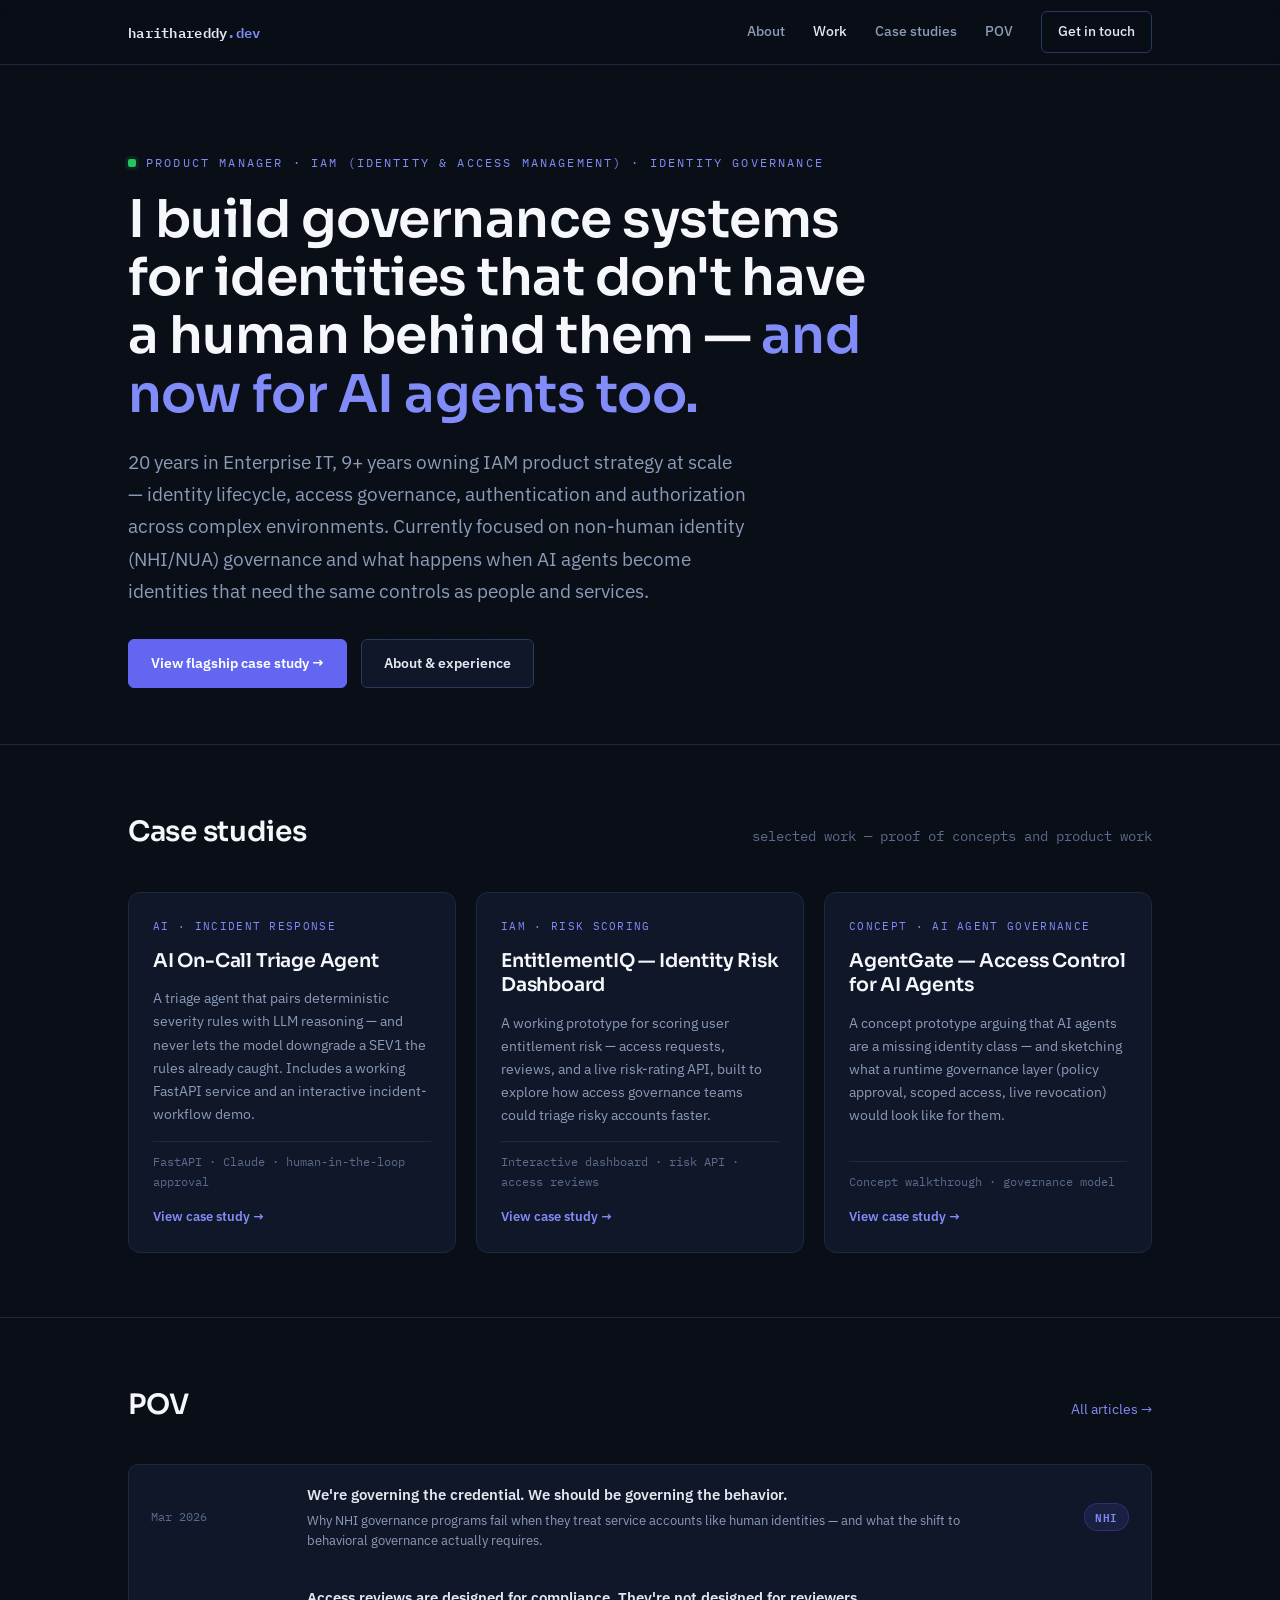
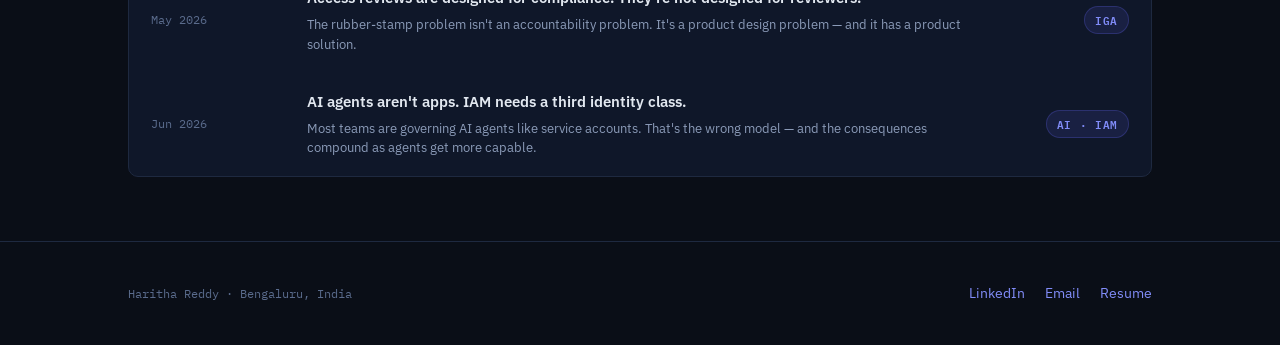
<file: index.html>
<!DOCTYPE html>
<html lang="en">
<head>
<meta charset="UTF-8" />
<meta name="viewport" content="width=device-width, initial-scale=1.0" />
<title>Haritha Reddy — Product Manager, IAM (Identity & Access Management) and Identity Governance</title>
<link rel="preconnect" href="https://fonts.googleapis.com">
<link rel="preconnect" href="https://fonts.gstatic.com" crossorigin>
<link href="https://fonts.googleapis.com/css2?family=Sora:wght@500;600;700&family=IBM+Plex+Sans:wght@400;500;600&family=IBM+Plex+Mono:wght@400;500;600&display=swap" rel="stylesheet">
<link rel="stylesheet" href="styles.css">
</head>
<body>

<header class="site-nav">
  <div class="wrap">
    <div class="brand">harithareddy<span>.dev</span></div>
    <nav>
      <a href="about.html">About</a>
      <a href="index.html" class="current">Work</a>
      <a href="case-oncall.html">Case studies</a>
      <a href="blog.html">POV</a>
      <a href="mailto:harithareddy.c@gmail.com" class="cta">Get in touch</a>
    </nav>
  </div>
</header>

<section class="hero">
  <div class="wrap">
    <div class="eyebrow"> Product Manager · IAM (Identity & Access Management) · Identity Governance</div>
    <h1>I build governance systems for identities that don't have a human behind them — <span class="accent">and now for AI agents too.</span></h1>
    <p class="lede">
      20 years in Enterprise IT, 9+ years owning IAM product strategy at scale — identity lifecycle, access governance,
      authentication and authorization across complex environments. Currently focused on non-human identity (NHI/NUA)
      governance and what happens when AI agents become identities that need the same controls as people and services.
    </p>
    <div class="actions">
      <a href="case-oncall.html" class="btn primary">View flagship case study →</a>
      <a href="about.html" class="btn">About & experience</a>
    </div>
  </div>
</section>



<section class="section">
  <div class="wrap">
    <div class="section-head">
      <h2>Case studies</h2>
      <div class="section-note">selected work — proof of concepts and product work</div>
    </div>
    <div class="case-grid">

      <a href="case-oncall.html" class="case-card" style="text-decoration:none; color:inherit;">
        <div class="tag">AI · Incident Response</div>
        <h3>AI On-Call Triage Agent</h3>
        <p>A triage agent that pairs deterministic severity rules with LLM reasoning — and never lets the model downgrade
        a SEV1 the rules already caught. Includes a working FastAPI service and an interactive incident-workflow demo.</p>
        <div class="meta">FastAPI · Claude · human-in-the-loop approval</div>
        <div class="go">View case study →</div>
      </a>

      <a href="case-entitlementiq.html" class="case-card" style="text-decoration:none; color:inherit;">
        <div class="tag">IAM · Risk Scoring</div>
        <h3>EntitlementIQ — Identity Risk Dashboard</h3>
        <p>A working prototype for scoring user entitlement risk — access requests, reviews, and a live risk-rating API,
        built to explore how access governance teams could triage risky accounts faster.</p>
        <div class="meta">Interactive dashboard · risk API · access reviews</div>
        <div class="go">View case study →</div>
      </a>

      <a href="case-agentgate.html" class="case-card" style="text-decoration:none; color:inherit;">
        <div class="tag">Concept · AI Agent Governance</div>
        <h3>AgentGate — Access Control for AI Agents</h3>
        <p>A concept prototype arguing that AI agents are a missing identity class — and sketching what a runtime
        governance layer (policy approval, scoped access, live revocation) would look like for them.</p>
        <div class="meta">Concept walkthrough · governance model</div>
        <div class="go">View case study →</div>
      </a>

    </div>
  </div>
</section>

<section class="section">
  <div class="wrap">
    <div class="section-head">
      <h2>POV</h2>
      <a href="blog.html" style="font-size:14px; color:var(--accent-bright);">All articles →</a>
    </div>
    <div class="ledger">
      <a href="post-nhi.html" style="text-decoration:none; color:inherit;">
        <div class="ledger-row">
          <div class="ledger-time">Mar 2026</div>
          <div class="ledger-main">
            <div class="title">We're governing the credential. We should be governing the behavior.</div>
            <div class="desc">Why NHI governance programs fail when they treat service accounts like human identities — and what the shift to behavioral governance actually requires.</div>
          </div>
          <div class="ledger-status"><span class="status-pill concept">NHI</span></div>
        </div>
      </a>
      <a href="post-access-reviews.html" style="text-decoration:none; color:inherit;">
        <div class="ledger-row">
          <div class="ledger-time">May 2026</div>
          <div class="ledger-main">
            <div class="title">Access reviews are designed for compliance. They're not designed for reviewers.</div>
            <div class="desc">The rubber-stamp problem isn't an accountability problem. It's a product design problem — and it has a product solution.</div>
          </div>
          <div class="ledger-status"><span class="status-pill concept">IGA</span></div>
        </div>
      </a>
      <a href="post-ai-agents.html" style="text-decoration:none; color:inherit;">
        <div class="ledger-row">
          <div class="ledger-time">Jun 2026</div>
          <div class="ledger-main">
            <div class="title">AI agents aren't apps. IAM needs a third identity class.</div>
            <div class="desc">Most teams are governing AI agents like service accounts. That's the wrong model — and the consequences compound as agents get more capable.</div>
          </div>
          <div class="ledger-status"><span class="status-pill concept">AI · IAM</span></div>
        </div>
      </a>
    </div>
  </div>
</section>

<footer class="site-footer">
  <div class="wrap">
    <div class="copy">Haritha Reddy · Bengaluru, India</div>
    <div class="links">
      <a href="https://www.linkedin.com/in/haritha-reddy-chavva" target="_blank" rel="noopener">LinkedIn</a>
      <a href="mailto:harithareddy.c@gmail.com">Email</a>
      <a href="about.html">Resume</a>
    </div>
  </div>
</footer>

</body>
</html>
</file>
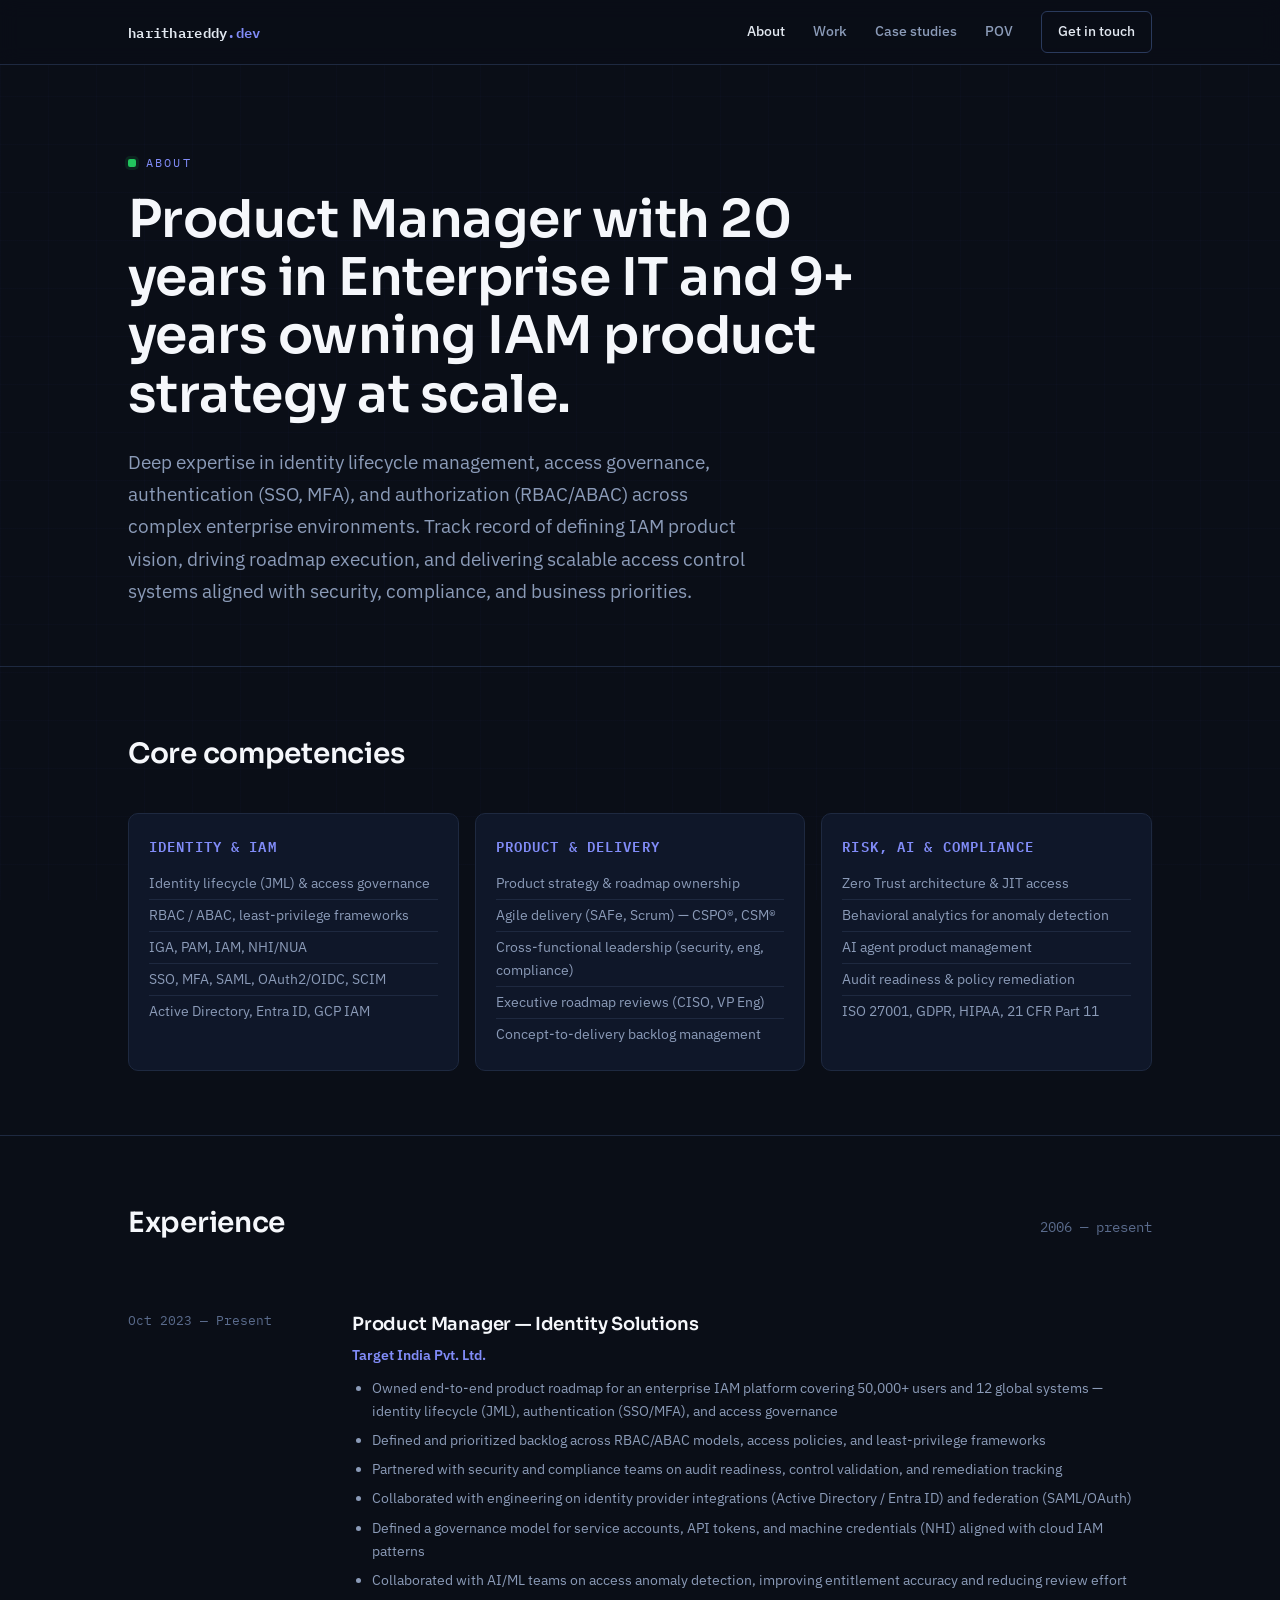
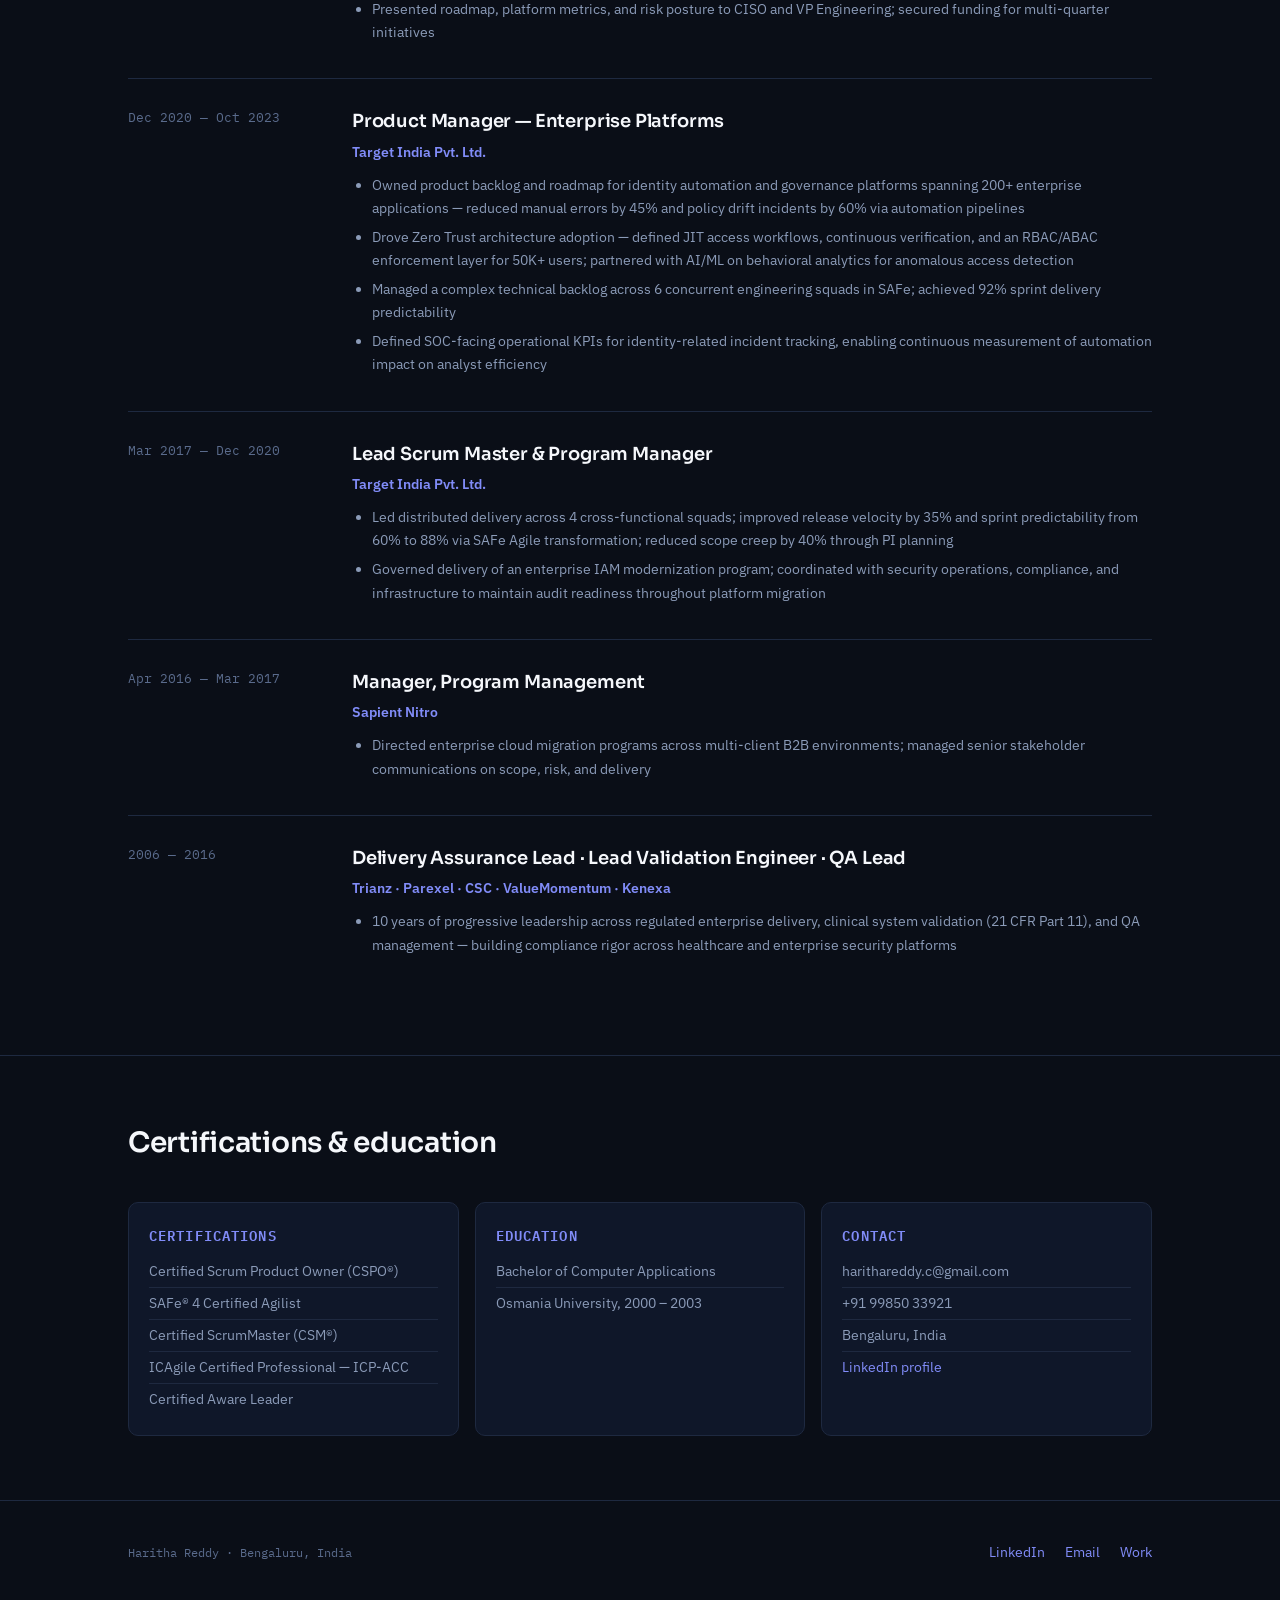
<file: about.html>
<!DOCTYPE html>
<html lang="en">
<head>
<meta charset="UTF-8" />
<meta name="viewport" content="width=device-width, initial-scale=1.0" />
<title>About — Haritha Reddy</title>
<link rel="preconnect" href="https://fonts.googleapis.com">
<link rel="preconnect" href="https://fonts.gstatic.com" crossorigin>
<link href="https://fonts.googleapis.com/css2?family=Sora:wght@500;600;700&family=IBM+Plex+Sans:wght@400;500;600&family=IBM+Plex+Mono:wght@400;500;600&display=swap" rel="stylesheet">
<link rel="stylesheet" href="styles.css">
</head>
<body>

<header class="site-nav">
  <div class="wrap">
    <div class="brand">harithareddy<span>.dev</span></div>
    <nav>
      <a href="about.html" class="current">About</a>
      <a href="index.html">Work</a>
      <a href="case-oncall.html">Case studies</a>
      <a href="blog.html">POV</a>
      <a href="mailto:harithareddy.c@gmail.com" class="cta">Get in touch</a>
    </nav>
  </div>
</header>

<section class="hero" style="padding-bottom: 40px;">
  <div class="wrap">
    <div class="eyebrow">About</div>
    <h1>Product Manager with 20 years in Enterprise IT and 9+ years owning IAM product strategy at scale.</h1>
    <p class="lede">
      Deep expertise in identity lifecycle management, access governance, authentication (SSO, MFA), and authorization
      (RBAC/ABAC) across complex enterprise environments. Track record of defining IAM product vision, driving roadmap
      execution, and delivering scalable access control systems aligned with security, compliance, and business priorities.
    </p>
  </div>
</section>

<section class="section">
  <div class="wrap">
    <div class="section-head">
      <h2>Core competencies</h2>
    </div>
    <div class="comp-grid">
      <div class="comp-card">
        <h4>Identity & IAM</h4>
        <ul>
          <li>Identity lifecycle (JML) & access governance</li>
          <li>RBAC / ABAC, least-privilege frameworks</li>
          <li>IGA, PAM, IAM, NHI/NUA</li>
          <li>SSO, MFA, SAML, OAuth2/OIDC, SCIM</li>
          <li>Active Directory, Entra ID, GCP IAM</li>
        </ul>
      </div>
      <div class="comp-card">
        <h4>Product & delivery</h4>
        <ul>
          <li>Product strategy & roadmap ownership</li>
          <li>Agile delivery (SAFe, Scrum) — CSPO®, CSM®</li>
          <li>Cross-functional leadership (security, eng, compliance)</li>
          <li>Executive roadmap reviews (CISO, VP Eng)</li>
          <li>Concept-to-delivery backlog management</li>
        </ul>
      </div>
      <div class="comp-card">
        <h4>Risk, AI & compliance</h4>
        <ul>
          <li>Zero Trust architecture & JIT access</li>
          <li>Behavioral analytics for anomaly detection</li>
          <li>AI agent product management</li>
          <li>Audit readiness & policy remediation</li>
          <li>ISO 27001, GDPR, HIPAA, 21 CFR Part 11</li>
        </ul>
      </div>
    </div>
  </div>
</section>

<section class="section">
  <div class="wrap">
    <div class="section-head">
      <h2>Experience</h2>
      <div class="section-note">2006 — present</div>
    </div>

    <div class="timeline-item">
      <div class="when">Oct 2023 — Present</div>
      <div>
        <h3>Product Manager — Identity Solutions</h3>
        <div class="org">Target India Pvt. Ltd.</div>
        <ul>
          <li>Owned end-to-end product roadmap for an enterprise IAM platform covering 50,000+ users and 12 global systems — identity lifecycle (JML), authentication (SSO/MFA), and access governance</li>
          <li>Defined and prioritized backlog across RBAC/ABAC models, access policies, and least-privilege frameworks</li>
          <li>Partnered with security and compliance teams on audit readiness, control validation, and remediation tracking</li>
          <li>Collaborated with engineering on identity provider integrations (Active Directory / Entra ID) and federation (SAML/OAuth)</li>
          <li>Defined a governance model for service accounts, API tokens, and machine credentials (NHI) aligned with cloud IAM patterns</li>
          <li>Collaborated with AI/ML teams on access anomaly detection, improving entitlement accuracy and reducing review effort</li>
          <li>Presented roadmap, platform metrics, and risk posture to CISO and VP Engineering; secured funding for multi-quarter initiatives</li>
        </ul>
      </div>
    </div>

    <div class="timeline-item">
      <div class="when">Dec 2020 — Oct 2023</div>
      <div>
        <h3>Product Manager — Enterprise Platforms</h3>
        <div class="org">Target India Pvt. Ltd.</div>
        <ul>
          <li>Owned product backlog and roadmap for identity automation and governance platforms spanning 200+ enterprise applications — reduced manual errors by 45% and policy drift incidents by 60% via automation pipelines</li>
          <li>Drove Zero Trust architecture adoption — defined JIT access workflows, continuous verification, and an RBAC/ABAC enforcement layer for 50K+ users; partnered with AI/ML on behavioral analytics for anomalous access detection</li>
          <li>Managed a complex technical backlog across 6 concurrent engineering squads in SAFe; achieved 92% sprint delivery predictability</li>
          <li>Defined SOC-facing operational KPIs for identity-related incident tracking, enabling continuous measurement of automation impact on analyst efficiency</li>
        </ul>
      </div>
    </div>

    <div class="timeline-item">
      <div class="when">Mar 2017 — Dec 2020</div>
      <div>
        <h3>Lead Scrum Master & Program Manager</h3>
        <div class="org">Target India Pvt. Ltd.</div>
        <ul>
          <li>Led distributed delivery across 4 cross-functional squads; improved release velocity by 35% and sprint predictability from 60% to 88% via SAFe Agile transformation; reduced scope creep by 40% through PI planning</li>
          <li>Governed delivery of an enterprise IAM modernization program; coordinated with security operations, compliance, and infrastructure to maintain audit readiness throughout platform migration</li>
        </ul>
      </div>
    </div>

    <div class="timeline-item">
      <div class="when">Apr 2016 — Mar 2017</div>
      <div>
        <h3>Manager, Program Management</h3>
        <div class="org">Sapient Nitro</div>
        <ul>
          <li>Directed enterprise cloud migration programs across multi-client B2B environments; managed senior stakeholder communications on scope, risk, and delivery</li>
        </ul>
      </div>
    </div>

    <div class="timeline-item">
      <div class="when">2006 — 2016</div>
      <div>
        <h3>Delivery Assurance Lead · Lead Validation Engineer · QA Lead</h3>
        <div class="org">Trianz · Parexel · CSC · ValueMomentum · Kenexa</div>
        <ul>
          <li>10 years of progressive leadership across regulated enterprise delivery, clinical system validation (21 CFR Part 11), and QA management — building compliance rigor across healthcare and enterprise security platforms</li>
        </ul>
      </div>
    </div>

  </div>
</section>

<section class="section">
  <div class="wrap">
    <div class="section-head">
      <h2>Certifications & education</h2>
    </div>
    <div class="comp-grid">
      <div class="comp-card">
        <h4>Certifications</h4>
        <ul>
          <li>Certified Scrum Product Owner (CSPO®)</li>
          <li>SAFe® 4 Certified Agilist</li>
          <li>Certified ScrumMaster (CSM®)</li>
          <li>ICAgile Certified Professional — ICP-ACC</li>
          <li>Certified Aware Leader</li>
        </ul>
      </div>
      <div class="comp-card">
        <h4>Education</h4>
        <ul>
          <li>Bachelor of Computer Applications</li>
          <li>Osmania University, 2000 – 2003</li>
        </ul>
      </div>
      <div class="comp-card">
        <h4>Contact</h4>
        <ul>
          <li>harithareddy.c@gmail.com</li>
          <li>+91 99850 33921</li>
          <li>Bengaluru, India</li>
          <li><a href="https://www.linkedin.com/in/haritha-reddy-chavva" target="_blank" rel="noopener">LinkedIn profile</a></li>
        </ul>
      </div>
    </div>
  </div>
</section>

<footer class="site-footer">
  <div class="wrap">
    <div class="copy">Haritha Reddy · Bengaluru, India</div>
    <div class="links">
      <a href="https://www.linkedin.com/in/haritha-reddy-chavva" target="_blank" rel="noopener">LinkedIn</a>
      <a href="mailto:harithareddy.c@gmail.com">Email</a>
      <a href="index.html">Work</a>
    </div>
  </div>
</footer>

</body>
</html>
</file>
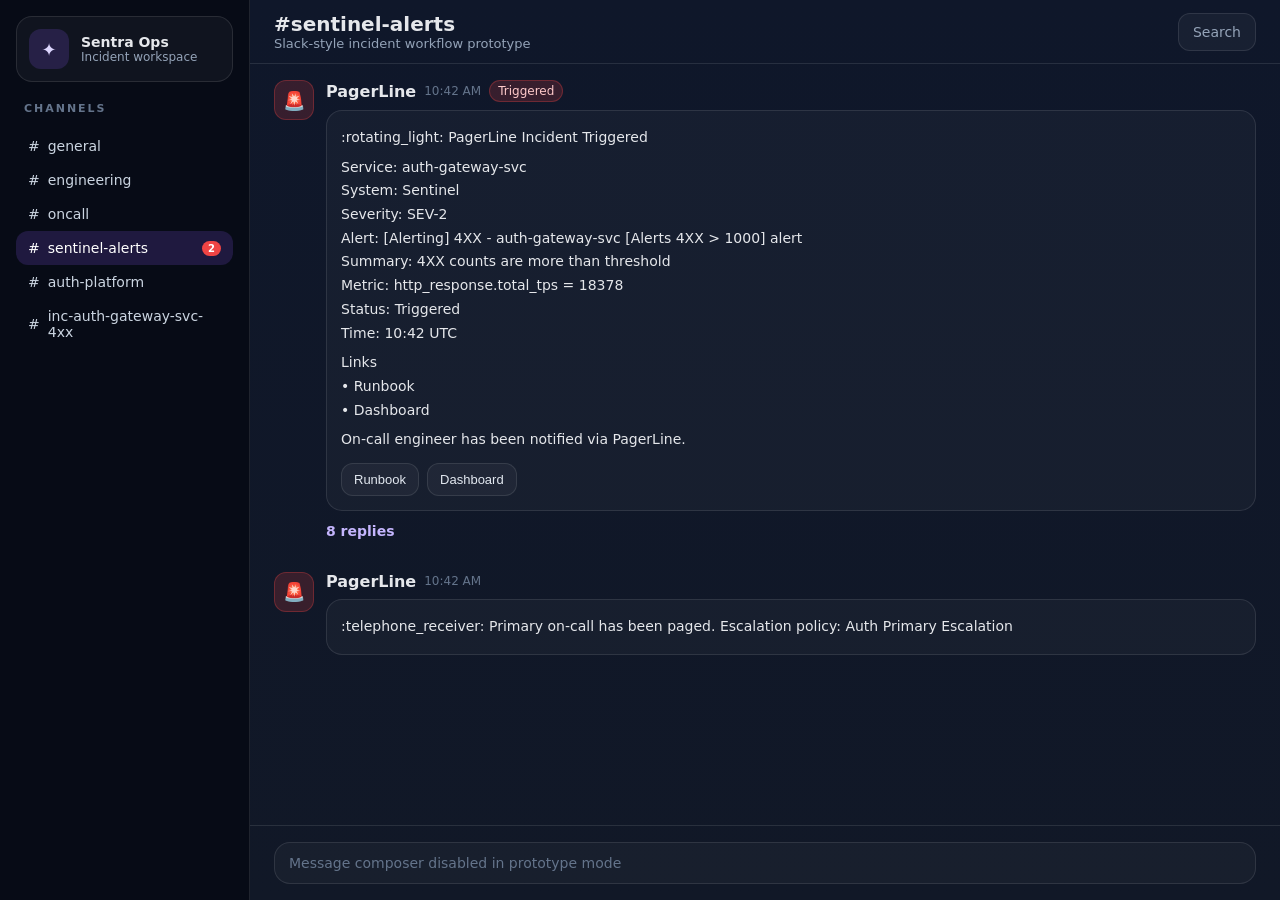
<file: accesspilot_slack_prototype.html>
<!DOCTYPE html>
<html lang="en">
<head>
<meta charset="UTF-8" />
<meta name="viewport" content="width=device-width, initial-scale=1.0" />
<title>AccessPilot — AI Incident Triage Demo</title>
<style>
:root{--bg:#0b1020;--panel:#111827;--panel2:#0f172a;--border:rgba(255,255,255,.1);--text:#e5e7eb;--muted:#94a3b8;--violet:#8b5cf6;--violet2:rgba(139,92,246,.18);--red:#ef4444;--red2:rgba(239,68,68,.18);--green:#22c55e;--green2:rgba(34,197,94,.15);--amber:#f59e0b;--amber2:rgba(245,158,11,.18);--blue:#3b82f6;--blue2:rgba(59,130,246,.18)}
*{box-sizing:border-box} body{margin:0;font-family:Inter,ui-sans-serif,system-ui,-apple-system,Segoe UI,Roboto,Arial,sans-serif;background:var(--bg);color:var(--text);height:100vh;overflow:hidden}
.app{display:flex;height:100vh}.sidebar{width:250px;background:#070b16;border-right:1px solid var(--border);padding:16px;display:flex;flex-direction:column;gap:14px}
.workspace{background:rgba(255,255,255,.04);border:1px solid var(--border);border-radius:16px;padding:12px;display:flex;gap:12px;align-items:center}
.logo{width:40px;height:40px;border-radius:12px;background:var(--violet2);color:#ddd6fe;display:flex;align-items:center;justify-content:center;font-size:18px}
.workspace .title{font-size:14px;font-weight:700}.workspace .sub{font-size:12px;color:var(--muted)}
.sidebar h4{margin:6px 8px 0;font-size:11px;letter-spacing:.18em;text-transform:uppercase;color:#64748b}
.channel{display:flex;align-items:center;gap:8px;padding:9px 12px;border-radius:12px;color:#cbd5e1;cursor:pointer;font-size:14px}
.channel:hover{background:rgba(255,255,255,.04)}.channel.active{background:var(--violet2);color:white}
.channel .badge{margin-left:auto;background:var(--red);color:white;border-radius:999px;font-size:10px;font-weight:700;padding:2px 6px}
.main{flex:1;display:flex;min-width:0}.feed-area{flex:1;display:flex;flex-direction:column;min-width:0;background:linear-gradient(180deg,#0f172a,#111827)}
.header{height:64px;border-bottom:1px solid var(--border);display:flex;align-items:center;justify-content:space-between;padding:0 24px;flex-shrink:0}
.header .left .name{font-size:20px;font-weight:700}.header .left .desc{font-size:13px;color:var(--muted)}
.search{border:1px solid var(--border);background:rgba(255,255,255,.04);color:var(--muted);padding:10px 14px;border-radius:12px;font-size:14px}
.feed{flex:1;overflow:auto}.msg{display:flex;gap:12px;padding:16px 24px}.msg:hover{background:rgba(255,255,255,.02)}
.avatar{width:40px;height:40px;border-radius:12px;display:flex;align-items:center;justify-content:center;flex-shrink:0;border:1px solid var(--border);font-size:18px}
.avatar.go{background:var(--red2);color:#fca5a5;border-color:rgba(239,68,68,.3)}.avatar.bot{background:var(--violet2);color:#ddd6fe;border-color:rgba(139,92,246,.3)}
.msg-body{min-width:0;flex:1}.meta{display:flex;align-items:center;gap:8px;margin-bottom:8px}.author{font-weight:700}.time{font-size:12px;color:#64748b}
.pill{display:inline-flex;align-items:center;border:1px solid var(--border);padding:3px 8px;border-radius:999px;font-size:12px}.pill.red{background:var(--red2);color:#fecaca;border-color:rgba(239,68,68,.3)}.pill.amber{background:var(--amber2);color:#fde68a;border-color:rgba(245,158,11,.3)}.pill.green{background:var(--green2);color:#bbf7d0;border-color:rgba(34,197,94,.3)}
.card{border:1px solid var(--border);background:rgba(255,255,255,.03);border-radius:16px;padding:14px}.card .line{font-size:14px;line-height:1.55;margin:2px 0}.card .heading{font-weight:700;color:#fff;margin-top:8px}
.links,.actions,.subactions,.inline-pills{display:flex;flex-wrap:wrap;gap:8px;margin-top:12px}
.chip,.btn{border:1px solid var(--border);background:rgba(255,255,255,.04);color:#e2e8f0;border-radius:12px;padding:8px 12px;font-size:13px;cursor:pointer}
.btn.primary{background:var(--violet2);border-color:rgba(139,92,246,.35);color:#f5f3ff}
.thread-link{margin-top:12px;color:#c4b5fd;font-size:14px;font-weight:600;cursor:pointer;display:inline-block}
.composer{border-top:1px solid var(--border);padding:16px 24px;flex-shrink:0}.composer .box{border:1px solid var(--border);background:rgba(255,255,255,.03);border-radius:16px;padding:12px 14px;color:#64748b;font-size:14px}
.thread{width:430px;border-left:1px solid var(--border);background:#070b16;display:none;flex-direction:column;flex-shrink:0}.thread.open{display:flex}
.thread-header,.thread-footer{padding:14px 16px;border-bottom:1px solid var(--border);flex-shrink:0}.thread-header{display:flex;justify-content:space-between;align-items:center}.thread-header .small{font-size:13px;color:var(--muted)}
.thread-list{flex:1;overflow:auto;padding:16px;display:flex;flex-direction:column;gap:14px}.thread-card{border:1px solid var(--border);background:rgba(255,255,255,.03);border-radius:16px;padding:14px}
.thread-card.highlight{box-shadow:0 0 0 1px rgba(139,92,246,.45);border-color:rgba(139,92,246,.45)}
.thread-meta{display:flex;align-items:center;gap:8px;margin-bottom:10px}.thread-icon{width:36px;height:36px;border-radius:12px;border:1px solid rgba(139,92,246,.35);background:var(--violet2);color:#ddd6fe;display:flex;align-items:center;justify-content:center}
.thread-title{font-weight:600}.chart{margin-top:14px;border:1px solid rgba(34,197,94,.22);background:rgba(34,197,94,.06);border-radius:16px;padding:14px}
.chart-top{display:flex;justify-content:space-between;align-items:center;margin-bottom:10px}.bars{height:96px;display:flex;gap:8px;align-items:flex-end}.bar{flex:1;background:linear-gradient(to top, rgba(34,197,94,.35), rgba(134,239,172,.85));border-radius:8px 8px 0 0}
.incident-view{padding:24px}.incident-view .incident-card{max-width:860px}
@media (max-width:1100px){.thread{position:absolute;right:0;top:0;height:100vh;z-index:3}}
</style>
</head>
<body>
<div class="app">
  <aside class="sidebar">
    <div class="workspace"><div class="logo">✦</div><div><div class="title">Sentra Ops</div><div class="sub">Incident workspace</div></div></div>
    <h4>Channels</h4>
    <div id="channels"></div>
  </aside>
  <div class="main">
    <div class="feed-area">
      <div class="header"><div class="left"><div class="name" id="channelName">#sentinel-alerts</div><div class="desc">Slack-style incident workflow prototype</div></div><div class="search">Search</div></div>
      <div class="feed" id="feed"></div>
      <div class="composer"><div class="box">Message composer disabled in prototype mode</div></div>
    </div>
    <aside class="thread" id="thread">
      <div class="thread-header"><div><div style="font-weight:700">Thread</div><div class="small">Incident investigation</div></div><button class="btn" id="closeThread">Close</button></div>
      <div class="thread-list" id="threadList"></div>
      <div class="thread-footer"><button class="btn primary" id="continueBtn">Continue Investigation</button> <button class="btn" id="clearFocusBtn">Clear Focus</button></div>
    </aside>
  </div>
</div>
<script>
const state={activeChannel:"sentinel-alerts",threadOpen:false,stage:0,focus:null};
const channels=["general","engineering","oncall","sentinel-alerts","auth-platform","inc-auth-gateway-svc-4xx"];
const pagerLineMessages=[
{id:"pagerline-1",author:"PagerLine",time:"10:42 AM",lines:[":rotating_light: PagerLine Incident Triggered","","Service: auth-gateway-svc","System: Sentinel","Severity: SEV-2","Alert: [Alerting] 4XX - auth-gateway-svc [Alerts 4XX > 1000] alert","Summary: 4XX counts are more than threshold","Metric: http_response.total_tps = 18378","Status: Triggered","Time: 10:42 UTC","","Links","• Runbook","• Dashboard","","On-call engineer has been notified via PagerLine."],threadCount:8},
{id:"pagerline-2",author:"PagerLine",time:"10:42 AM",lines:[":telephone_receiver: Primary on-call has been paged. Escalation policy: Auth Primary Escalation"]}
];
const threadMessages=[
{id:"thread-1",stage:0,icon:"🤖",time:"10:43 AM",title:":robot_face: AccessPilot is investigating this incident",lines:["I’m gathering context from:","• linked runbook","• alert dashboard","• recent deploy/config history","• similar historical incidents","• current auth-gateway-svc error pattern","","I’ll post a structured diagnosis here."]},
{id:"thread-2",stage:1,icon:"🔎",time:"10:44 AM",title:":mag: AccessPilot Incident Summary",lines:["Sentinel detected a sustained 4XX spike for auth-gateway-svc. The alert condition Alerts 4XX > 1000 fired, and http_response.total_tps is currently 18378.","","Blast radius","LDAP-backed requests are returning elevated 4XX responses. This may impact authentication and directory-dependent flows.","","Most likely causes","1. Request/auth validation issue causing elevated 4XX responses","2. Recent config or routing regression affecting LDAP request handling","3. High-volume bad client traffic from an upstream dependency","","What I checked","• linked LDAP 4XX remediation runbook","• Sentinel alert dashboard","• recent change history","• historical incidents with similar 4XX patterns","","Status","Investigating"],status:"Investigating"},
{id:"thread-3",stage:2,icon:"📚",time:"10:44 AM",title:":books: Similar incident history",lines:["I found a strong historical match.","","Most relevant prior incident","Incident: INC-214","Date: Jan 2026","Match: sudden 4XX increase on auth-gateway-svc after config change","Root cause: invalid request validation rule deployment","Resolution: reverted latest config change","Outcome: 4XX rate normalized within 6 minutes","","This increases confidence that the current incident may be change-related rather than traffic noise alone."]},
{id:"thread-4",stage:3,icon:"📋",time:"10:45 AM",title:":clipboard: Evidence summary",lines:["Signal observed","• 4XX threshold breached for auth-gateway-svc","• metric value is significantly above baseline","","Correlations to verify","• whether the spike began immediately after a config or routing change","• whether one endpoint or caller is dominating 4XX volume","• whether auth/request validation failures increased at the same timestamp","","Recommended next checks","1. Compare alert start time with latest auth-gateway-svc deploy/config changes","2. Identify top caller, endpoint, or client contributing to 4XXs","3. Follow the linked runbook steps for LDAP 4XX investigation","4. Notify LDAP service owner if impact is user-facing"],actions:["View Evidence","Open Runbook","View Similar Incidents"]},
{id:"thread-5",stage:4,icon:"⚠️",time:"10:46 AM",title:":warning: Recommended next action",lines:["Top recommendation","Review and revert the latest auth-gateway-svc config or routing change if it aligns with the alert start time.","","Other actions","• identify the top caller contributing to 4XX volume","• confirm active customer or internal impact","• notify LDAP service owner","• continue monitoring dashboard and alert state after mitigation","","Confidence","0.78","","Approval required before any corrective action is taken."],actions:["View Evidence","Open Runbook","View Similar Incidents","Approve Rollback/Revert","Create Incident Channel"]},
{id:"thread-6",stage:5,icon:"✅",time:"10:47 AM",title:":white_check_mark: Action approved",lines:["Approved action: revert latest auth-gateway-svc config/routing change.","","Executing mitigation now and monitoring 4XX trend."],meta:["Action submitted","Monitoring in progress"]},
{id:"thread-7",stage:6,icon:"📉",time:"10:49 AM",title:":chart_with_downwards_trend: Mitigation update",lines:["Action taken","Latest auth-gateway-svc config change was reverted.","","Current status","4XX rate is trending down from incident peak. AccessPilot is continuing to monitor the dashboard and alert condition.","","Incident state","Triggered -> Investigating -> Mitigating -> Recovering"],chart:true},
{id:"thread-8",stage:7,icon:"🟢",time:"10:52 AM",title:":large_green_circle: Recovery looks stable",lines:["4XX volume has continued to decline after rollback, and the alert is no longer increasing at the previous rate.","","Suggested next steps","• keep monitoring for 5 more minutes","• confirm impacted flows are healthy","• capture incident notes for postmortem","","Status","Recovering"],status:"Recovering"}
];
const incidentMessage=[":rotating_light: Incident channel created for auth-gateway-svc 4XX spike","","Summary","Sentinel detected elevated 4XX responses on auth-gateway-svc. PagerLine paged primary on-call at 10:42 UTC.","","Current assessment","Likely change-related regression based on alert pattern, linked runbook guidance, and similar historical incident INC-214.","","Recommended mitigation","Revert latest auth-gateway-svc config/routing change if verified against incident start time.","","Reference thread","See original alert discussion in #sentinel-alerts."];
const headings=new Set(["Blast radius","Most likely causes","What I checked","Status","Most relevant prior incident","Signal observed","Correlations to verify","Recommended next checks","Top recommendation","Other actions","Confidence","Action taken","Current status","Incident state","Suggested next steps","Summary","Current assessment","Recommended mitigation","Reference thread"]);
function el(tag, cls, text){const n=document.createElement(tag);if(cls)n.className=cls;if(text!==undefined)n.textContent=text;return n;}
function renderChannels(){const wrap=document.getElementById("channels");wrap.innerHTML="";channels.forEach(ch=>{const item=el("div","channel"+(state.activeChannel===ch?" active":""));item.innerHTML=`<span>#</span><span>${ch}</span>${ch==="sentinel-alerts"?'<span class="badge">2</span>':''}`;item.onclick=()=>{state.activeChannel=ch;if(ch!=="sentinel-alerts")state.threadOpen=false;render();};wrap.appendChild(item);});}
function renderLines(container, lines){lines.forEach(line=>{if(line===""){const s=el("div");s.style.height="4px";container.appendChild(s);return;}const d=el("div","line"+(headings.has(line)?" heading":""));d.textContent=line;container.appendChild(d);});}
function renderFeed(){const feed=document.getElementById("feed");document.getElementById("channelName").textContent="#"+state.activeChannel;feed.innerHTML="";if(state.activeChannel==="inc-auth-gateway-svc-4xx"){const wrap=el("div","incident-view");const msg=el("div","msg");const avatar=el("div","avatar bot","🛡️");const body=el("div","msg-body");const meta=el("div","meta");meta.innerHTML=`<div class="author">AccessPilot</div><div class="pill" style="background:var(--violet2);border-color:rgba(139,92,246,.3);color:#ddd6fe">bot</div><div class="time">10:53 AM</div>`;const card=el("div","card incident-card");renderLines(card,incidentMessage);body.appendChild(meta);body.appendChild(card);msg.appendChild(avatar);msg.appendChild(body);wrap.appendChild(msg);feed.appendChild(wrap);return;}
pagerLineMessages.forEach((m,idx)=>{const msg=el("div","msg");const avatar=el("div","avatar go","🚨");const body=el("div","msg-body");const meta=el("div","meta");meta.innerHTML=`<div class="author">${m.author}</div><div class="time">${m.time}</div>${idx===0?'<div class="pill red">Triggered</div>':''}`;const card=el("div","card");renderLines(card,m.lines);if(idx===0){const links=el("div","links");["Runbook","Dashboard"].forEach(t=>links.appendChild(el("button","chip",t)));card.appendChild(links);const threadLink=el("div","thread-link","8 replies");threadLink.onclick=()=>{state.threadOpen=true;render();};body.appendChild(meta);body.appendChild(card);body.appendChild(threadLink);msg.onclick=(e)=>{if(e.target.classList.contains("chip")) return; state.threadOpen=true; render();};}else{body.appendChild(meta);body.appendChild(card);}msg.prepend(avatar);msg.appendChild(body);feed.appendChild(msg);});}
function renderThread(){const thread=document.getElementById("thread");const list=document.getElementById("threadList");const continueBtn=document.getElementById("continueBtn");thread.classList.toggle("open",state.threadOpen&&state.activeChannel==="sentinel-alerts");list.innerHTML="";const visible=threadMessages.filter(m=>m.stage<=state.stage);visible.forEach(m=>{const card=el("div","thread-card"+(state.focus===m.id?" highlight":""));const meta=el("div","thread-meta");meta.innerHTML=`<div class="thread-icon">${m.icon}</div><div style="min-width:0;flex:1"><div style="display:flex;gap:8px;align-items:center;flex-wrap:wrap"><div style="font-weight:700">AccessPilot</div><div class="pill" style="background:var(--violet2);border-color:rgba(139,92,246,.3);color:#ddd6fe">bot</div><div class="time">${m.time}</div></div><div class="thread-title">${m.title}</div></div>`;card.appendChild(meta);const content=el("div","card");content.style.background="transparent";content.style.border="0";content.style.padding="0";renderLines(content,m.lines);card.appendChild(content);if(m.status){const row=el("div","inline-pills");row.innerHTML=`<div class="pill ${m.status==="Investigating"?"amber":"green"}">${m.status}</div>`;card.appendChild(row);}if(m.meta){const row=el("div","inline-pills");m.meta.forEach(x=>{const p=el("div","pill");p.style.background="var(--blue2)";p.style.borderColor="rgba(59,130,246,.28)";p.style.color="#bfdbfe";p.textContent=x;row.appendChild(p);});card.appendChild(row);}if(m.chart){const chart=el("div","chart");chart.innerHTML=`<div class="chart-top"><div style="font-weight:700">4XX trend</div><div class="pill green">Decreasing</div></div>`;const bars=el("div","bars");[90,76,61,47,31,22,14].forEach(v=>{const bar=el("div","bar");bar.style.height=v+"%";bars.appendChild(bar);});chart.appendChild(bars);card.appendChild(chart);}if(m.actions){const actions=el("div","actions");m.actions.forEach(a=>{const btn=el("button","btn"+(a==="Approve Rollback/Revert"?" primary":""),a);btn.onclick=()=>handleAction(a);actions.appendChild(btn);});card.appendChild(actions);}list.appendChild(card);});continueBtn.style.display=state.stage<4?"inline-flex":"none";}
function handleAction(action){if(action==="View Similar Incidents"){state.stage=Math.max(state.stage,2);state.focus="thread-3";}else if(action==="View Evidence"){state.stage=Math.max(state.stage,3);state.focus="thread-4";}else if(action==="Approve Rollback/Revert"){state.stage=7;state.focus="thread-6";}else if(action==="Create Incident Channel"){state.activeChannel="inc-auth-gateway-svc-4xx";state.threadOpen=false;}else{state.focus=null;}render();}
document.getElementById("closeThread").onclick=()=>{state.threadOpen=false;render();};
document.getElementById("continueBtn").onclick=()=>{state.stage=Math.min(state.stage+1,4);render();};
document.getElementById("clearFocusBtn").onclick=()=>{state.focus=null;render();};
function render(){renderChannels();renderFeed();renderThread();}
render();
</script>
</body>
</html>
</file>
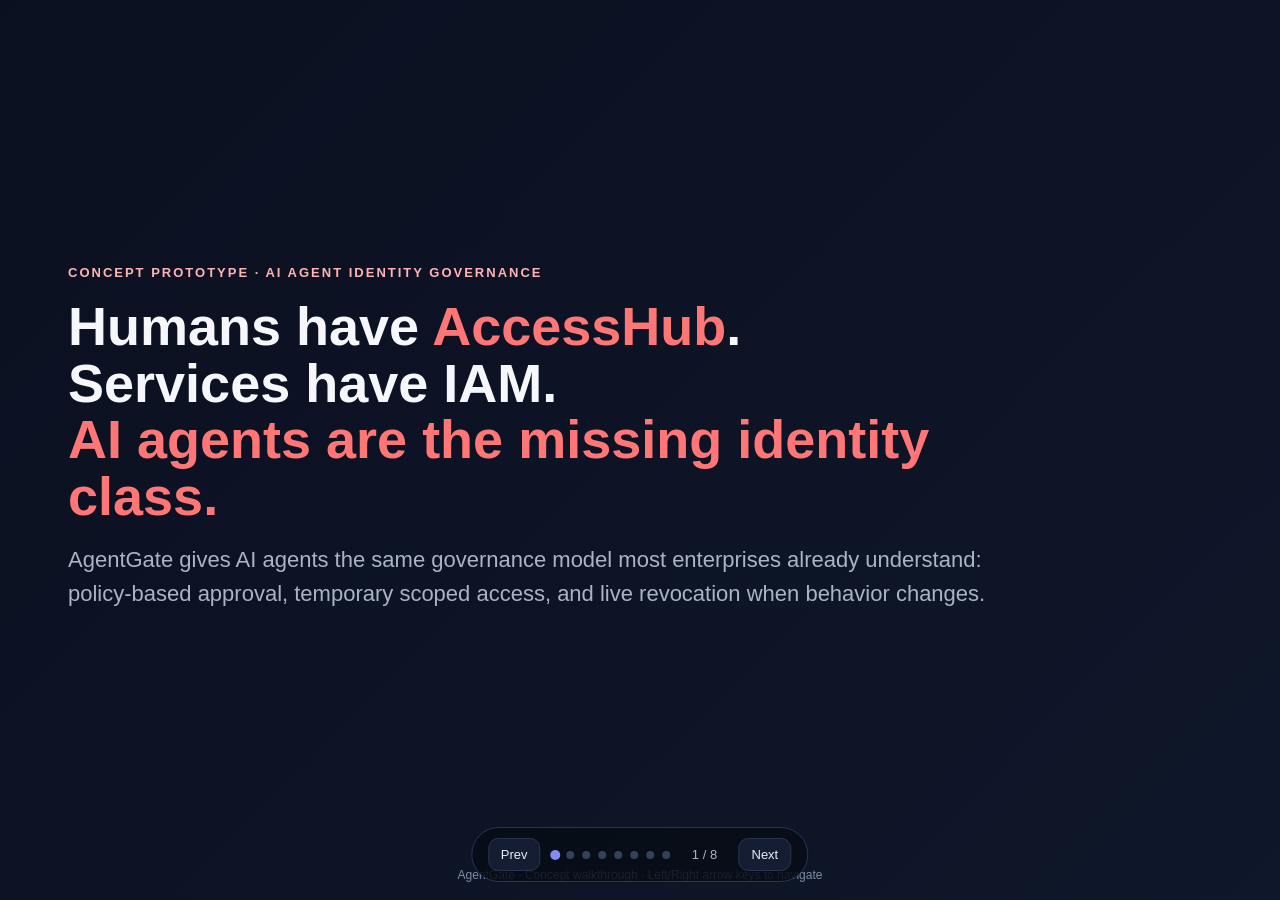
<file: AgentGate_killer_pitch.html>
<!DOCTYPE html>
<html lang="en">
<head>
<meta charset="UTF-8" />
<meta name="viewport" content="width=device-width, initial-scale=1.0" />
<title>AgentGate — AI Agent Access Governance</title>
<style>
  :root {
    --bg:#0b1020;
    --bg2:#11172a;
    --card:#171f36;
    --text:#f5f7fb;
    --muted:#aab4c5;
    --accent:#6366f1;
    --accent2:#818cf8;
    --green:#22c55e;
    --yellow:#f59e0b;
    --border:#2a3553;
  }
  * { box-sizing:border-box; }
  html, body { margin:0; padding:0; height:100%; font-family: Inter, Segoe UI, Arial, sans-serif; background:linear-gradient(135deg,var(--bg),#0f172a); color:var(--text); overflow:hidden; }
  .deck { position:relative; width:100vw; height:100vh; }
  .slide { position:absolute; inset:0; opacity:0; pointer-events:none; transform:translateX(40px); transition:all .35s ease; padding:56px 68px 80px; display:flex; flex-direction:column; justify-content:center; }
  .slide.active { opacity:1; pointer-events:auto; transform:translateX(0); }
  .eyebrow { color:#ffb4b4; font-size:13px; text-transform:uppercase; letter-spacing:2px; font-weight:700; margin-bottom:18px; }
  h1 { font-size:54px; line-height:1.05; margin:0 0 18px; max-width:1000px; }
  h2 { font-size:40px; line-height:1.1; margin:0 0 18px; max-width:980px; }
  .sub { font-size:22px; line-height:1.55; color:var(--muted); max-width:920px; }
  .accent { color:#ff7676; }
  .grid-3 { display:grid; grid-template-columns:repeat(3,1fr); gap:18px; margin-top:28px; }
  .grid-2 { display:grid; grid-template-columns:repeat(2,1fr); gap:22px; margin-top:24px; }
  .card { background:rgba(23,31,54,.92); border:1px solid var(--border); border-radius:18px; padding:22px 22px; box-shadow:0 10px 26px rgba(0,0,0,.20); }
  .big { font-size:22px; font-weight:800; margin-bottom:8px; }
  .small { color:var(--muted); font-size:16px; line-height:1.5; }
  .hero-line { font-size:28px; line-height:1.45; max-width:980px; margin-top:24px; }
  .hero-line strong { color:#fff; }
  .compare { display:grid; grid-template-columns:1fr 1fr 1fr; gap:20px; margin-top:28px; }
  .compare .card { text-align:center; min-height:180px; display:flex; flex-direction:column; justify-content:center; }
  .compare .icon { font-size:36px; margin-bottom:12px; }
  .compare .title { font-weight:800; font-size:18px; margin-bottom:8px; }
  .compare .status { font-size:14px; font-weight:700; }
  .ok { color:var(--green); }
  .bad { color:#ff8a8a; }
  .flow { display:flex; align-items:center; gap:14px; margin-top:28px; flex-wrap:wrap; }
  .flow .node { background:rgba(23,31,54,.95); border:1px solid var(--border); border-radius:16px; min-width:150px; padding:18px 16px; text-align:center; }
  .flow .node.main { border-color:#ff6b6b; background:#25131d; }
  .flow .arrow { font-size:30px; color:#7d8bb1; }
  .chiprow { display:flex; gap:12px; flex-wrap:wrap; margin-top:24px; }
  .chip { border-radius:999px; padding:10px 16px; font-size:14px; font-weight:700; border:1px solid var(--border); }
  .g { background:#0f2b1b; color:#8ef0b2; border-color:#1f6f46; }
  .y { background:#34240b; color:#ffc86b; border-color:#8a5b11; }
  .r { background:#321016; color:#ff9e9e; border-color:#7d2532; }
  .purple { background:#211533; color:#ccb5ff; border-color:#6740a7; }
  .demo-box { margin-top:24px; padding:22px; background:rgba(15,23,42,.6); border:1px dashed #506189; border-radius:18px; }
  .demo-grid { display:grid; grid-template-columns:1fr 1fr; gap:18px; margin-top:18px; }
  .metric-grid { display:grid; grid-template-columns:repeat(4,1fr); gap:18px; margin-top:28px; }
  .metric { background:rgba(23,31,54,.9); border:1px solid var(--border); border-radius:18px; padding:24px; text-align:center; }
  .metric .num { font-size:44px; font-weight:900; }
  .metric .lbl { color:var(--muted); font-size:14px; margin-top:8px; line-height:1.4; }
  .close { font-size:32px; line-height:1.5; max-width:980px; }
  .close strong { color:#fff; }
  .footer { position:absolute; left:0; right:0; bottom:18px; text-align:center; color:#7f8aa6; font-size:12px; }
  .nav { position:fixed; bottom:18px; left:50%; transform:translateX(-50%); z-index:20; display:flex; gap:10px; align-items:center; background:rgba(8,12,22,.85); border:1px solid var(--border); border-radius:999px; padding:10px 16px; }
  .btn { background:#151d33; color:#e8edf7; border:1px solid var(--border); border-radius:10px; padding:8px 12px; font-size:13px; cursor:pointer; }
  .dots { display:flex; gap:8px; }
  .dot { width:8px; height:8px; border-radius:50%; background:#33415f; cursor:pointer; }
  .dot.active { background:var(--accent2); transform:scale(1.25); }
  .counter { width:48px; text-align:center; color:var(--muted); font-size:13px; }
  @media (max-width: 1100px) {
    .grid-3, .compare, .metric-grid { grid-template-columns:1fr; }
    .grid-2, .demo-grid { grid-template-columns:1fr; }
    .flow { display:grid; grid-template-columns:1fr; }
    .flow .arrow { display:none; }
    h1 { font-size:42px; }
    h2 { font-size:32px; }
    .sub { font-size:18px; }
  }
</style>
</head>
<body>
<div class="deck">
  <section class="slide active">
    <div class="eyebrow">Concept Prototype · AI Agent Identity Governance</div>
    <h1>Humans have <span class="accent">AccessHub</span>.<br>Services have IAM.<br><span class="accent">AI agents are the missing identity class.</span></h1>
    <div class="sub">AgentGate gives AI agents the same governance model most enterprises already understand: policy-based approval, temporary scoped access, and live revocation when behavior changes.</div>
  </section>

  <section class="slide">
    <div class="eyebrow">The problem</div>
    <h2>AI agents act <span class="accent">dynamically</span>.<br>Enterprise access is still <span class="accent">static</span>.</h2>
    <div class="grid-3">
      <div class="card"><div class="big">Standing privilege</div><div class="small">Agents often get long-lived tokens or broad service access because runtime control is hard.</div></div>
      <div class="card"><div class="big">Weak accountability</div><div class="small">Teams cannot easily answer who approved access, for what task, and for how long.</div></div>
      <div class="card"><div class="big">No live containment</div><div class="small">Initial approval is not enough if an agent starts behaving outside its normal boundary.</div></div>
    </div>
    <div class="hero-line"><strong>The pitch:</strong> replace standing trust with runtime control for AI agents.</div>
  </section>

  <section class="slide">
    <div class="eyebrow">The wedge</div>
    <h2>This works because the model is already familiar.</h2>
    <div class="compare">
      <div class="card">
        <div class="icon">👤</div>
        <div class="title">Humans</div>
        <div class="small">Access request + approval</div>
        <div class="status ok">Governed by AccessHub</div>
      </div>
      <div class="card">
        <div class="icon">⚙️</div>
        <div class="title">Applications / services</div>
        <div class="small">Identity + policy</div>
        <div class="status ok">Governed by IAM</div>
      </div>
      <div class="card" style="border-color:#7d2532;background:#231017;">
        <div class="icon">🤖</div>
        <div class="title">AI agents</div>
        <div class="small">Can act across apps and data</div>
        <div class="status bad">Missing equivalent governance layer</div>
      </div>
    </div>
    <div class="hero-line"><strong>AgentGate = AccessHub for AI agents.</strong></div>
  </section>

  <section class="slide">
    <div class="eyebrow">The product</div>
    <h2>Put one runtime control point between the agent and the enterprise system.</h2>
    <div class="flow">
      <div class="node"><div class="big">AI agent</div><div class="small">Requests access for a task</div></div>
      <div class="arrow">→</div>
      <div class="node main"><div class="big">AgentGate</div><div class="small">Policy + risk + JIT decision</div></div>
      <div class="arrow">→</div>
      <div class="node"><div class="big">Enterprise app</div><div class="small">Gets only scoped temporary access</div></div>
    </div>
    <div class="chiprow">
      <div class="chip g">Approve — short-lived scoped access</div>
      <div class="chip y">Escalate — human review</div>
      <div class="chip r">Deny — no system access</div>
      <div class="chip purple">Revoke — kill active session if behavior changes</div>
    </div>
  </section>

  <section class="slide">
    <div class="eyebrow">The real differentiator</div>
    <h2>A gate at the door is not enough.</h2>
    <div class="grid-2">
      <div class="card">
        <div class="big">What most controls do</div>
        <div class="small">Check identity once, issue access, and hope the session stays inside expected behavior.</div>
      </div>
      <div class="card" style="border-color:#6740a7; background:#1e1830;">
        <div class="big">What AgentGate does differently</div>
        <div class="small">Evaluate the request up front, then watch the live session for drift, abnormal volume, lateral movement, or scope creep and revoke immediately.</div>
      </div>
    </div>
    <div class="hero-line"><strong>Key insight:</strong> AgentGate does not just approve the session. It decides whether the session should still exist.</div>
  </section>

  <section class="slide">
    <div class="eyebrow">The MVP</div>
    <h2>One normal path. One risky path. Nothing else.</h2>
    <div class="demo-box">
      <div class="demo-grid">
        <div class="card">
          <div class="big">1. Low-risk request</div>
          <div class="small">InventorySync Agent requests read access to Inventory API for 15 minutes. Policy approves. Temporary grant issued. Audit written.</div>
        </div>
        <div class="card">
          <div class="big">2. High-risk request</div>
          <div class="small">VendorReconcile Bot requests write access to Finance ERP. Policy escalates. Reviewer narrows scope or denies. Audit updated.</div>
        </div>
      </div>
    </div>
    <div class="hero-line"><strong>That is enough to prove:</strong> policy control, human-in-the-loop approval, temporary access, and live auditability.</div>
  </section>

  <section class="slide">
    <div class="eyebrow">The value</div>
    <h2>Why this matters</h2>
    <div class="metric-grid">
      <div class="metric"><div class="num">↓</div><div class="lbl">Standing privilege for AI agents</div></div>
      <div class="metric"><div class="num">↑</div><div class="lbl">Auditability of every access decision</div></div>
      <div class="metric"><div class="num">↑</div><div class="lbl">Human control on sensitive actions</div></div>
      <div class="metric"><div class="num">↓</div><div class="lbl">Blast radius when an agent is wrong or compromised</div></div>
    </div>
  </section>

  <section class="slide">
    <div class="eyebrow">The close</div>
    <div class="close">Most enterprises already know how to govern <strong>humans</strong> and <strong>systems</strong>.<br><br>AgentGate extends that governance model to <strong>AI agents</strong> — with policy-based approval, temporary scoped access, and live revocation when behavior changes.<br><br><span class="accent">That is the missing control plane for agentic enterprise access.</span></div>
  </section>

  <div class="footer">AgentGate · Concept walkthrough · Left/Right arrow keys to navigate</div>
</div>
<div class="nav">
  <button class="btn" onclick="prevSlide()">Prev</button>
  <div class="dots" id="dots"></div>
  <div class="counter" id="counter">1 / 8</div>
  <button class="btn" onclick="nextSlide()">Next</button>
</div>
<script>
  const slides = Array.from(document.querySelectorAll('.slide'));
  const dotsEl = document.getElementById('dots');
  const counter = document.getElementById('counter');
  let idx = 0;
  function renderDots() {
    dotsEl.innerHTML = slides.map((_, i) => `<div class="dot ${i===idx?'active':''}" onclick="go(${i})"></div>`).join('');
    counter.textContent = `${idx+1} / ${slides.length}`;
  }
  function go(i) {
    slides[idx].classList.remove('active');
    idx = Math.max(0, Math.min(slides.length-1, i));
    slides[idx].classList.add('active');
    renderDots();
  }
  function nextSlide(){ go(idx+1); }
  function prevSlide(){ go(idx-1); }
  document.addEventListener('keydown', (e)=>{ if(e.key==='ArrowRight' || e.key===' ') nextSlide(); if(e.key==='ArrowLeft') prevSlide();});
  renderDots();
</script>
</body>
</html>
</file>
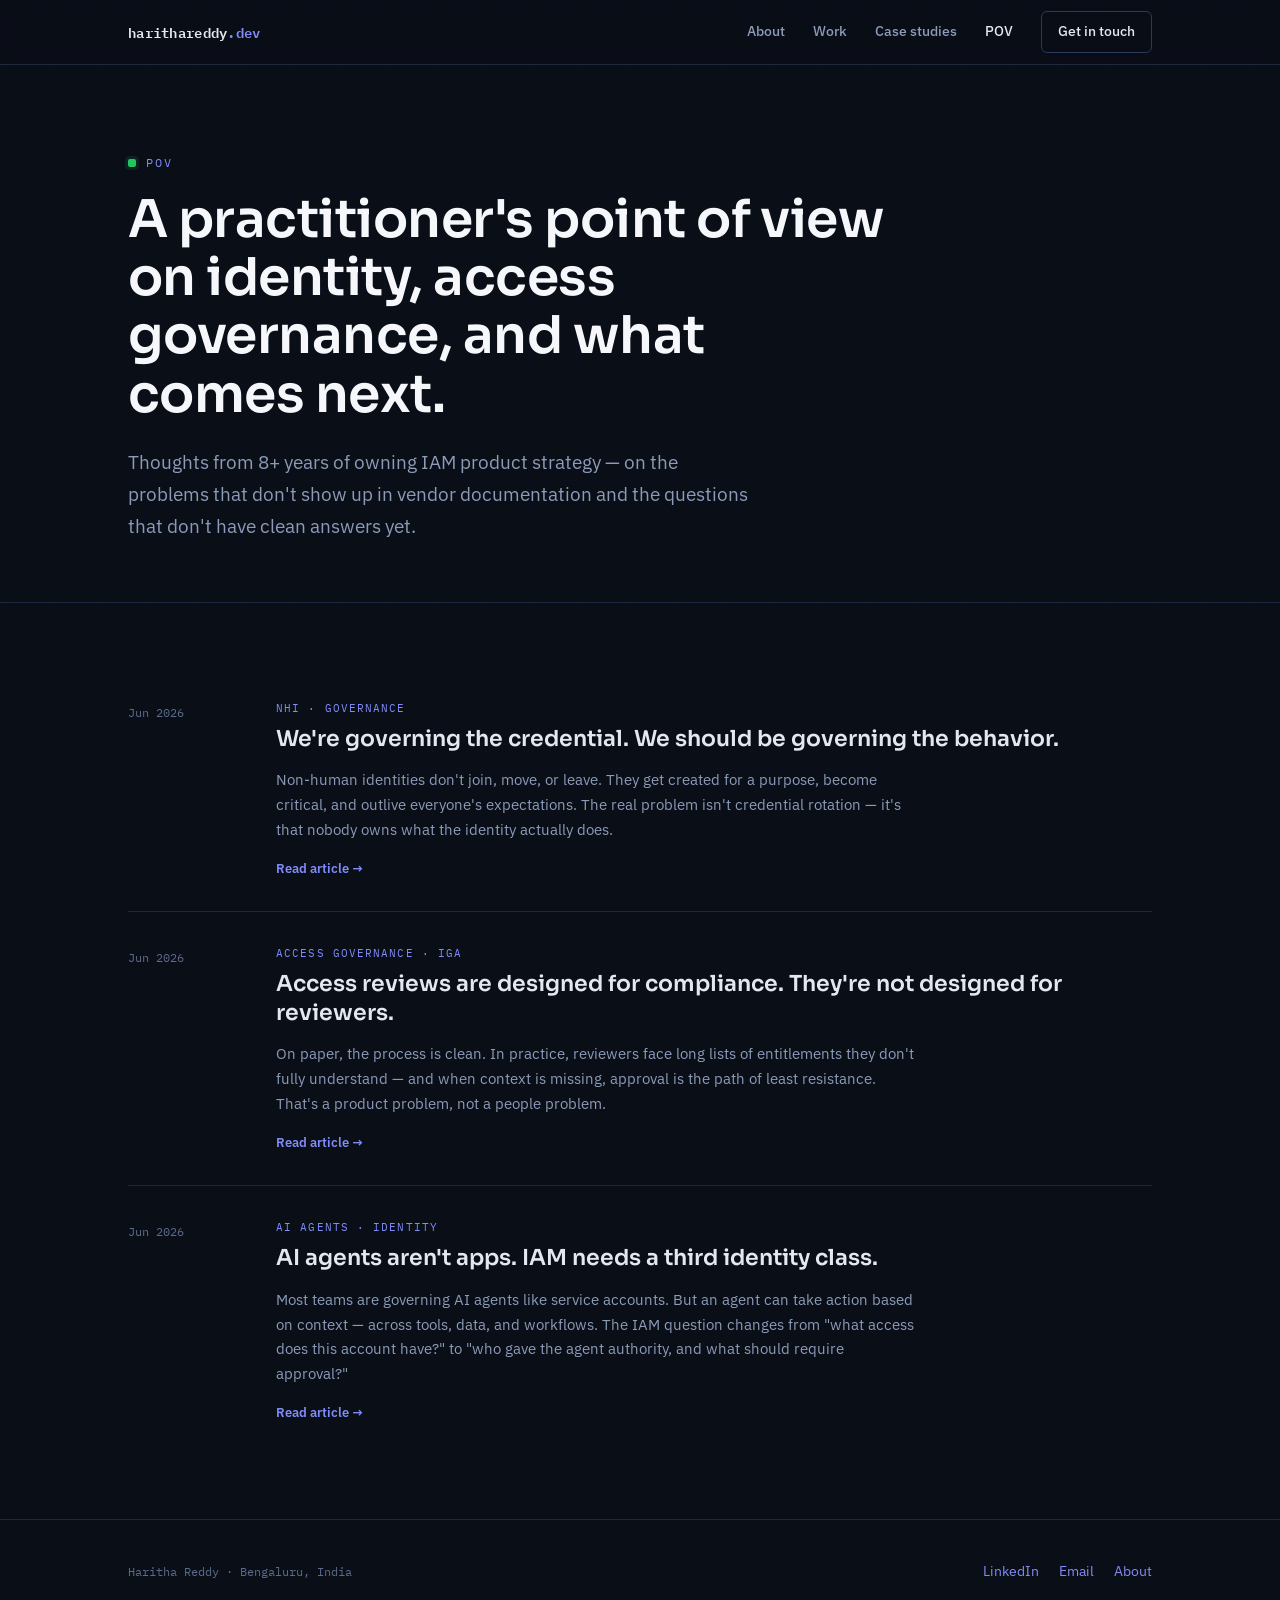
<file: blog.html>
<!DOCTYPE html>
<html lang="en">
<head>
<meta charset="UTF-8" />
<meta name="viewport" content="width=device-width, initial-scale=1.0" />
<title>POV — Haritha Reddy</title>
<link rel="preconnect" href="https://fonts.googleapis.com">
<link rel="preconnect" href="https://fonts.gstatic.com" crossorigin>
<link href="https://fonts.googleapis.com/css2?family=Sora:wght@500;600;700&family=IBM+Plex+Sans:wght@400;500;600&family=IBM+Plex+Mono:wght@400;500;600&display=swap" rel="stylesheet">
<link rel="stylesheet" href="styles.css">
<style>
  .post-list { display: flex; flex-direction: column; gap: 0; }
  .post-item {
    display: grid;
    grid-template-columns: 120px 1fr;
    gap: 28px;
    padding: 32px 0;
    border-bottom: 1px solid var(--border);
    align-items: start;
    text-decoration: none;
    color: inherit;
    transition: background 0.15s;
  }
  .post-item:last-child { border-bottom: none; }
  .post-item:hover { text-decoration: none; }
  .post-item:hover .post-title { color: var(--accent-bright); }
  .post-date {
    font-family: var(--font-mono);
    font-size: 12px;
    color: var(--text-faint);
    padding-top: 4px;
  }
  .post-tag {
    font-family: var(--font-mono);
    font-size: 11px;
    text-transform: uppercase;
    letter-spacing: 0.1em;
    color: var(--accent-bright);
    margin-bottom: 8px;
  }
  .post-title {
    font-family: var(--font-display);
    font-size: 22px;
    font-weight: 600;
    color: var(--text);
    line-height: 1.3;
    margin-bottom: 10px;
    transition: color 0.15s;
  }
  .post-lede {
    font-size: 15px;
    color: var(--text-dim);
    line-height: 1.65;
    max-width: 640px;
  }
  .post-read {
    margin-top: 12px;
    font-size: 13px;
    font-weight: 600;
    color: var(--accent-bright);
  }
  @media (max-width: 640px) {
    .post-item { grid-template-columns: 1fr; gap: 6px; }
  }
</style>
</head>
<body>

<header class="site-nav">
  <div class="wrap">
    <div class="brand">harithareddy<span>.dev</span></div>
    <nav>
      <a href="about.html">About</a>
      <a href="index.html">Work</a>
      <a href="case-oncall.html">Case studies</a>
      <a href="blog.html" class="current">POV</a>
      <a href="mailto:harithareddy.c@gmail.com" class="cta">Get in touch</a>
    </nav>
  </div>
</header>

<section class="hero" style="padding-bottom: 40px;">
  <div class="wrap">
    <div class="eyebrow">POV</div>
    <h1>A practitioner's point of view on identity, access governance, and what comes next.</h1>
    <p class="lede">
      Thoughts from 8+ years of owning IAM product strategy — on the problems that don't show up
      in vendor documentation and the questions that don't have clean answers yet.
    </p>
  </div>
</section>

<section class="section">
  <div class="wrap">
    <div class="post-list">

      <a href="post-nhi.html" class="post-item">
        <div class="post-date">Jun 2026</div>
        <div>
          <div class="post-tag">NHI · Governance</div>
          <div class="post-title">We're governing the credential. We should be governing the behavior.</div>
          <p class="post-lede">
            Non-human identities don't join, move, or leave. They get created for a purpose, become critical,
            and outlive everyone's expectations. The real problem isn't credential rotation — it's that nobody
            owns what the identity actually does.
          </p>
          <div class="post-read">Read article →</div>
        </div>
      </a>

      <a href="post-access-reviews.html" class="post-item">
        <div class="post-date">Jun 2026</div>
        <div>
          <div class="post-tag">Access Governance · IGA</div>
          <div class="post-title">Access reviews are designed for compliance. They're not designed for reviewers.</div>
          <p class="post-lede">
            On paper, the process is clean. In practice, reviewers face long lists of entitlements they
            don't fully understand — and when context is missing, approval is the path of least resistance.
            That's a product problem, not a people problem.
          </p>
          <div class="post-read">Read article →</div>
        </div>
      </a>

      <a href="post-ai-agents.html" class="post-item">
        <div class="post-date">Jun 2026</div>
        <div>
          <div class="post-tag">AI Agents · Identity</div>
          <div class="post-title">AI agents aren't apps. IAM needs a third identity class.</div>
          <p class="post-lede">
            Most teams are governing AI agents like service accounts. But an agent can take action based
            on context — across tools, data, and workflows. The IAM question changes from
            "what access does this account have?" to "who gave the agent authority, and what should require approval?"
          </p>
          <div class="post-read">Read article →</div>
        </div>
      </a>

    </div>
  </div>
</section>

<footer class="site-footer">
  <div class="wrap">
    <div class="copy">Haritha Reddy · Bengaluru, India</div>
    <div class="links">
      <a href="https://www.linkedin.com/in/haritha-reddy-chavva" target="_blank" rel="noopener">LinkedIn</a>
      <a href="mailto:harithareddy.c@gmail.com">Email</a>
      <a href="about.html">About</a>
    </div>
  </div>
</footer>

</body>
</html>
</file>
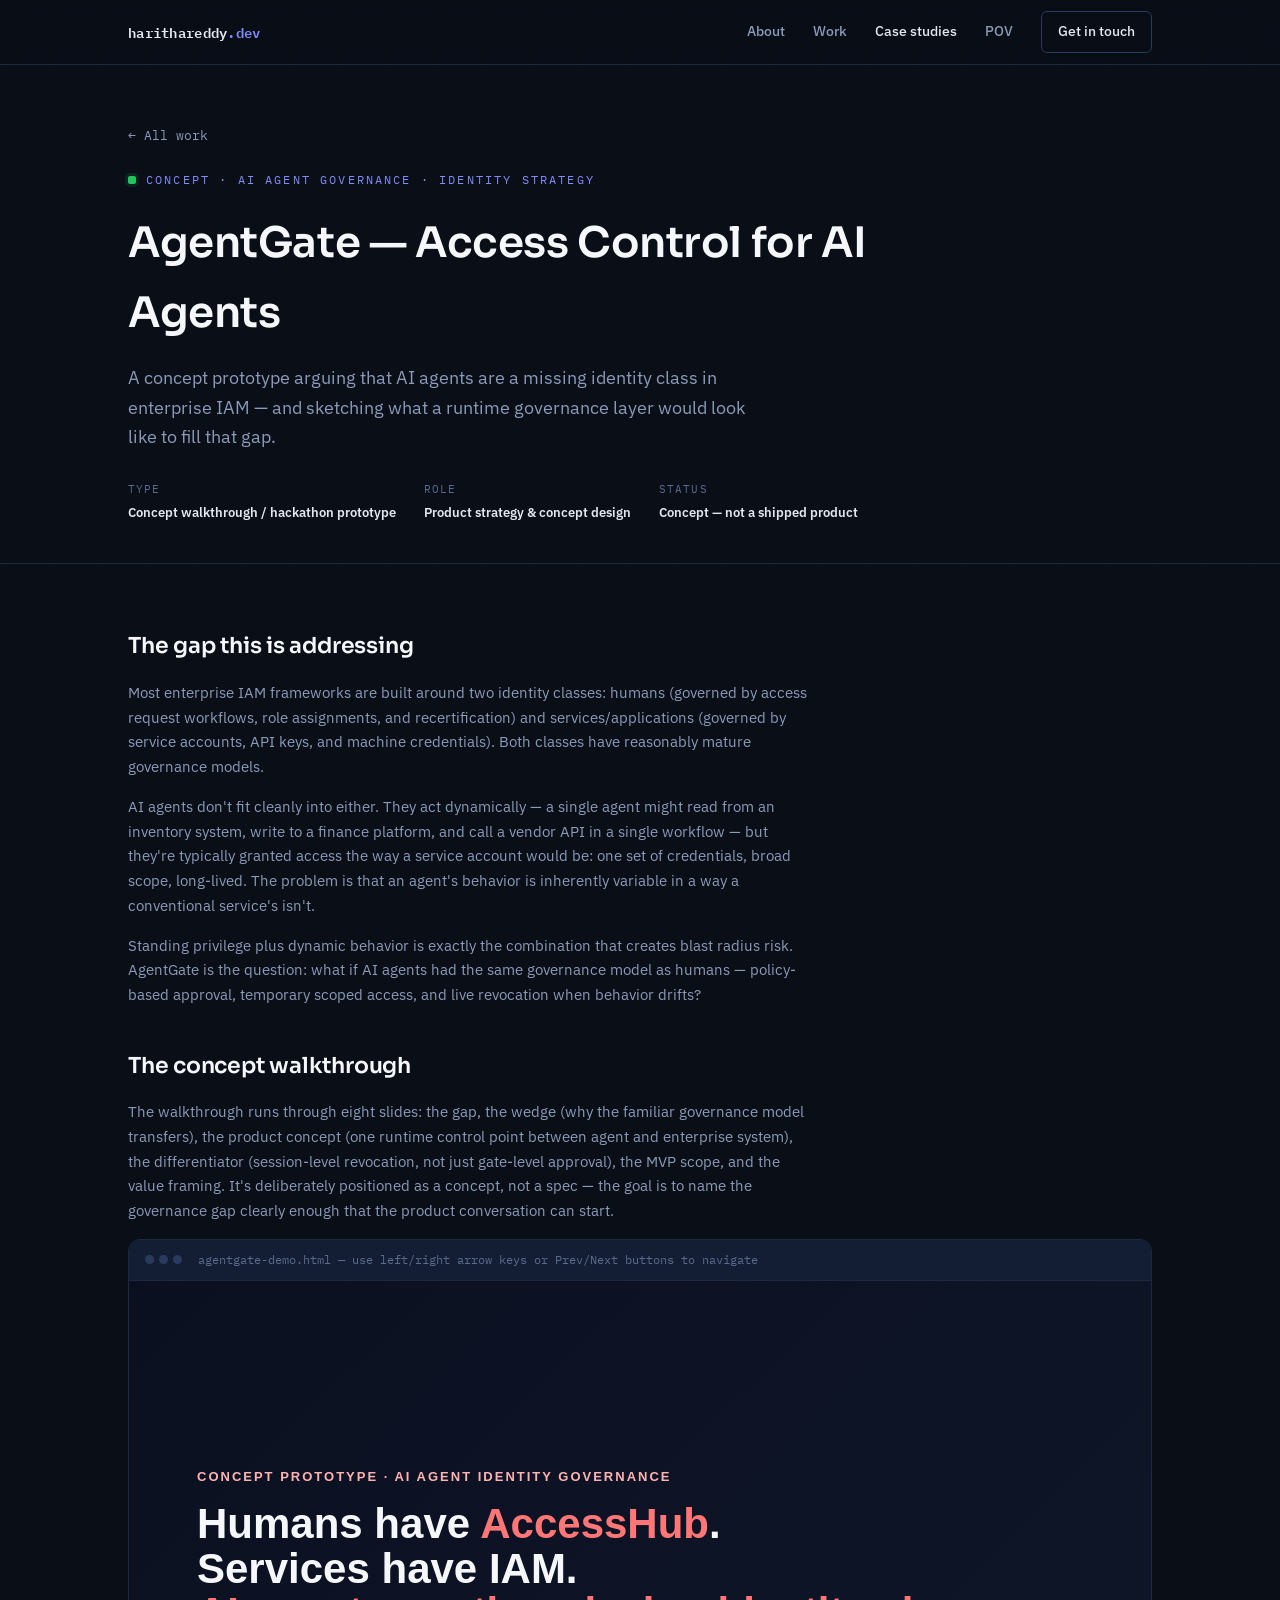
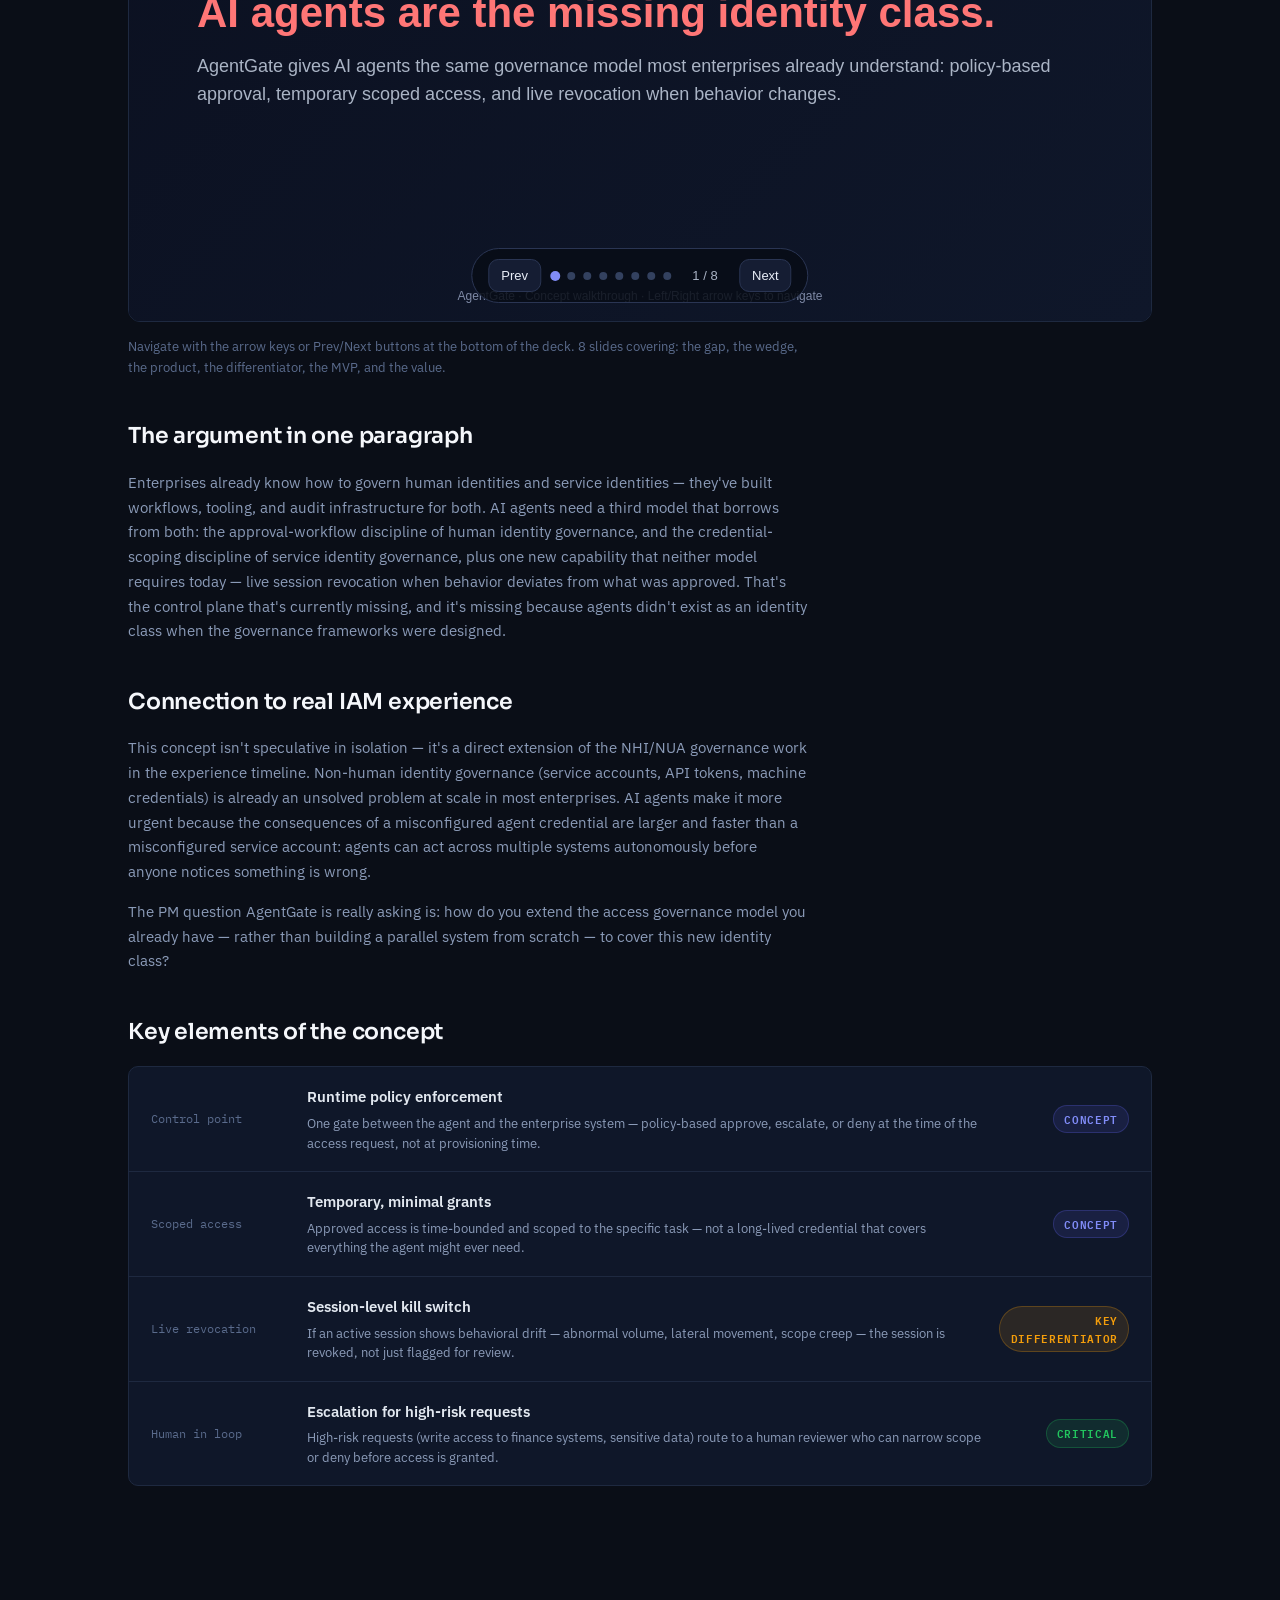
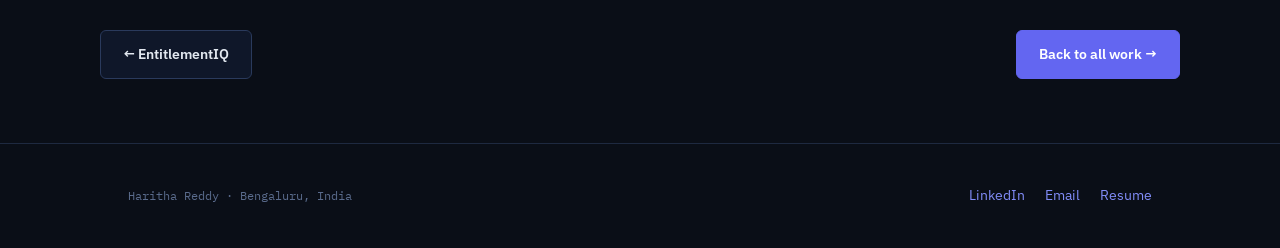
<file: case-agentgate.html>
<!DOCTYPE html>
<html lang="en">
<head>
<meta charset="UTF-8" />
<meta name="viewport" content="width=device-width, initial-scale=1.0" />
<title>AgentGate — Case Study</title>
<link rel="preconnect" href="https://fonts.googleapis.com">
<link rel="preconnect" href="https://fonts.gstatic.com" crossorigin>
<link href="https://fonts.googleapis.com/css2?family=Sora:wght@500;600;700&family=IBM+Plex+Sans:wght@400;500;600&family=IBM+Plex+Mono:wght@400;500;600&display=swap" rel="stylesheet">
<link rel="stylesheet" href="styles.css">
</head>
<body>

<header class="site-nav">
  <div class="wrap">
    <div class="brand">harithareddy<span>.dev</span></div>
    <nav>
      <a href="about.html">About</a>
      <a href="index.html">Work</a>
      <a href="case-oncall.html" class="current">Case studies</a>
      <a href="blog.html">POV</a>
      <a href="mailto:harithareddy.c@gmail.com" class="cta">Get in touch</a>
    </nav>
  </div>
</header>

<section class="cs-header">
  <div class="wrap">
    <a href="index.html" class="back">← All work</a>
    <div class="eyebrow">Concept · AI Agent Governance · Identity Strategy</div>
    <h1>AgentGate — Access Control for AI Agents</h1>
    <p class="lede">
      A concept prototype arguing that AI agents are a missing identity class in enterprise IAM —
      and sketching what a runtime governance layer would look like to fill that gap.
    </p>
    <div class="cs-meta-row">
      <div class="cs-meta-item"><div class="k">Type</div><div class="v">Concept walkthrough / hackathon prototype</div></div>
      <div class="cs-meta-item"><div class="k">Role</div><div class="v">Product strategy & concept design</div></div>
      <div class="cs-meta-item"><div class="k">Status</div><div class="v">Concept — not a shipped product</div></div>
    </div>
  </div>
</section>

<section class="section">
  <div class="wrap">

    <div class="cs-block">
      <h2>The gap this is addressing</h2>
      <p>
        Most enterprise IAM frameworks are built around two identity classes: humans (governed by access request
        workflows, role assignments, and recertification) and services/applications (governed by service accounts,
        API keys, and machine credentials). Both classes have reasonably mature governance models.
      </p>
      <p>
        AI agents don't fit cleanly into either. They act dynamically — a single agent might read from an inventory
        system, write to a finance platform, and call a vendor API in a single workflow — but they're typically
        granted access the way a service account would be: one set of credentials, broad scope, long-lived. The
        problem is that an agent's behavior is inherently variable in a way a conventional service's isn't.
      </p>
      <p>
        Standing privilege plus dynamic behavior is exactly the combination that creates blast radius risk. AgentGate
        is the question: what if AI agents had the same governance model as humans — policy-based approval,
        temporary scoped access, and live revocation when behavior drifts?
      </p>
    </div>

    <div class="cs-block">
      <h2>The concept walkthrough</h2>
      <p>
        The walkthrough runs through eight slides: the gap, the wedge (why the familiar governance model transfers),
        the product concept (one runtime control point between agent and enterprise system), the differentiator
        (session-level revocation, not just gate-level approval), the MVP scope, and the value framing. It's
        deliberately positioned as a concept, not a spec — the goal is to name the governance gap clearly enough
        that the product conversation can start.
      </p>
      <div class="demo-frame">
        <div class="frame-bar">
          <div class="dots"><span></span><span></span><span></span></div>
          agentgate-demo.html — use left/right arrow keys or Prev/Next buttons to navigate
        </div>
        <iframe src="AgentGate_killer_pitch.html" title="AgentGate concept walkthrough" loading="lazy"></iframe>
      </div>
      <p style="margin-top:14px; font-size:13px; color:var(--text-faint);">
        Navigate with the arrow keys or Prev/Next buttons at the bottom of the deck.
        8 slides covering: the gap, the wedge, the product, the differentiator, the MVP, and the value.
      </p>
    </div>

    <div class="cs-block">
      <h2>The argument in one paragraph</h2>
      <p>
        Enterprises already know how to govern human identities and service identities — they've built workflows,
        tooling, and audit infrastructure for both. AI agents need a third model that borrows from both:
        the approval-workflow discipline of human identity governance, and the credential-scoping discipline of
        service identity governance, plus one new capability that neither model requires today — live session
        revocation when behavior deviates from what was approved. That's the control plane that's currently
        missing, and it's missing because agents didn't exist as an identity class when the governance frameworks
        were designed.
      </p>
    </div>

    <div class="cs-block">
      <h2>Connection to real IAM experience</h2>
      <p>
        This concept isn't speculative in isolation — it's a direct extension of the NHI/NUA governance work in
        the experience timeline. Non-human identity governance (service accounts, API tokens, machine credentials)
        is already an unsolved problem at scale in most enterprises. AI agents make it more urgent because the
        consequences of a misconfigured agent credential are larger and faster than a misconfigured service account:
        agents can act across multiple systems autonomously before anyone notices something is wrong.
      </p>
      <p>
        The PM question AgentGate is really asking is: how do you extend the access governance model you already
        have — rather than building a parallel system from scratch — to cover this new identity class?
      </p>
    </div>

    <div class="cs-block">
      <h2>Key elements of the concept</h2>
      <div class="ledger">
        <div class="ledger-row">
          <div class="ledger-time">Control point</div>
          <div class="ledger-main">
            <div class="title">Runtime policy enforcement</div>
            <div class="desc">One gate between the agent and the enterprise system — policy-based approve, escalate, or deny at the time of the access request, not at provisioning time.</div>
          </div>
          <div class="ledger-status"><span class="status-pill concept">Concept</span></div>
        </div>
        <div class="ledger-row">
          <div class="ledger-time">Scoped access</div>
          <div class="ledger-main">
            <div class="title">Temporary, minimal grants</div>
            <div class="desc">Approved access is time-bounded and scoped to the specific task — not a long-lived credential that covers everything the agent might ever need.</div>
          </div>
          <div class="ledger-status"><span class="status-pill concept">Concept</span></div>
        </div>
        <div class="ledger-row">
          <div class="ledger-time">Live revocation</div>
          <div class="ledger-main">
            <div class="title">Session-level kill switch</div>
            <div class="desc">If an active session shows behavioral drift — abnormal volume, lateral movement, scope creep — the session is revoked, not just flagged for review.</div>
          </div>
          <div class="ledger-status"><span class="status-pill review">Key differentiator</span></div>
        </div>
        <div class="ledger-row">
          <div class="ledger-time">Human in loop</div>
          <div class="ledger-main">
            <div class="title">Escalation for high-risk requests</div>
            <div class="desc">High-risk requests (write access to finance systems, sensitive data) route to a human reviewer who can narrow scope or deny before access is granted.</div>
          </div>
          <div class="ledger-status"><span class="status-pill granted">Critical</span></div>
        </div>
      </div>
    </div>

  </div>
</section>

<div class="wrap cs-nav-footer">
  <a href="case-entitlementiq.html" class="btn">← EntitlementIQ</a>
  <a href="index.html" class="btn primary">Back to all work →</a>
</div>

<footer class="site-footer">
  <div class="wrap">
    <div class="copy">Haritha Reddy · Bengaluru, India</div>
    <div class="links">
      <a href="https://www.linkedin.com/in/haritha-reddy-chavva" target="_blank" rel="noopener">LinkedIn</a>
      <a href="mailto:harithareddy.c@gmail.com">Email</a>
      <a href="about.html">Resume</a>
    </div>
  </div>
</footer>

</body>
</html>
</file>
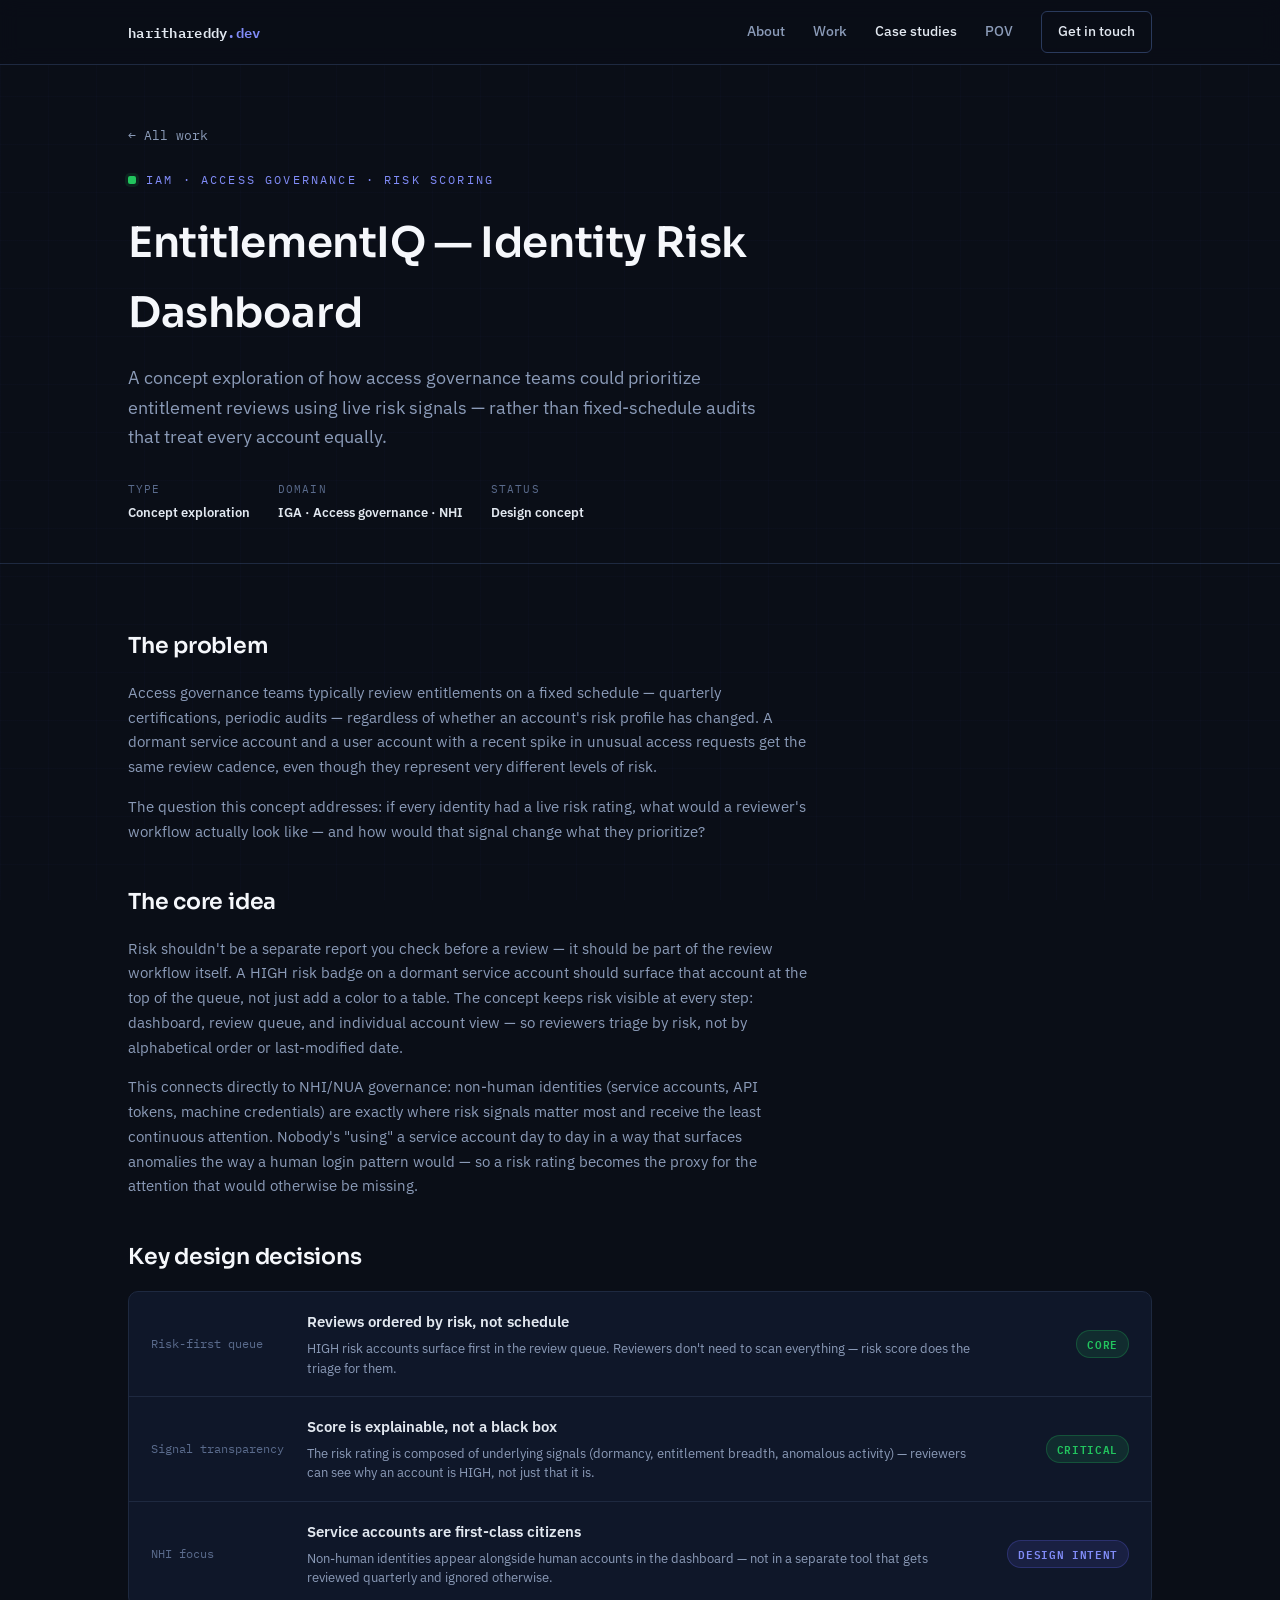
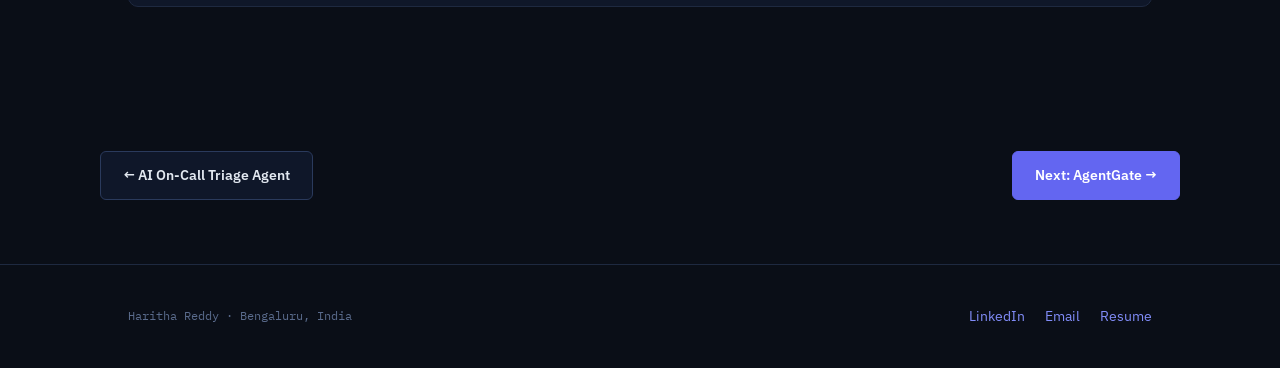
<file: case-entitlementiq.html>
<!DOCTYPE html>
<html lang="en">
<head>
<meta charset="UTF-8" />
<meta name="viewport" content="width=device-width, initial-scale=1.0" />
<title>EntitlementIQ — Case Study</title>
<link rel="preconnect" href="https://fonts.googleapis.com">
<link rel="preconnect" href="https://fonts.gstatic.com" crossorigin>
<link href="https://fonts.googleapis.com/css2?family=Sora:wght@500;600;700&family=IBM+Plex+Sans:wght@400;500;600&family=IBM+Plex+Mono:wght@400;500;600&display=swap" rel="stylesheet">
<link rel="stylesheet" href="styles.css">
</head>
<body>

<header class="site-nav">
  <div class="wrap">
    <div class="brand">harithareddy<span>.dev</span></div>
    <nav>
      <a href="about.html">About</a>
      <a href="index.html">Work</a>
      <a href="case-oncall.html" class="current">Case studies</a>
      <a href="blog.html">POV</a>
      <a href="mailto:harithareddy.c@gmail.com" class="cta">Get in touch</a>
    </nav>
  </div>
</header>

<section class="cs-header">
  <div class="wrap">
    <a href="index.html" class="back">← All work</a>
    <div class="eyebrow">IAM · Access Governance · Risk Scoring</div>
    <h1>EntitlementIQ — Identity Risk Dashboard</h1>
    <p class="lede">
      A concept exploration of how access governance teams could prioritize entitlement reviews
      using live risk signals — rather than fixed-schedule audits that treat every account equally.
    </p>
    <div class="cs-meta-row">
      <div class="cs-meta-item"><div class="k">Type</div><div class="v">Concept exploration</div></div>
      <div class="cs-meta-item"><div class="k">Domain</div><div class="v">IGA · Access governance · NHI</div></div>
      <div class="cs-meta-item"><div class="k">Status</div><div class="v">Design concept</div></div>
    </div>
  </div>
</section>

<section class="section">
  <div class="wrap">

    <div class="cs-block">
      <h2>The problem</h2>
      <p>
        Access governance teams typically review entitlements on a fixed schedule — quarterly certifications,
        periodic audits — regardless of whether an account's risk profile has changed. A dormant service account
        and a user account with a recent spike in unusual access requests get the same review cadence, even though
        they represent very different levels of risk.
      </p>
      <p>
        The question this concept addresses: if every identity had a live risk rating, what would a reviewer's
        workflow actually look like — and how would that signal change what they prioritize?
      </p>
    </div>

    <div class="cs-block">
      <h2>The core idea</h2>
      <p>
        Risk shouldn't be a separate report you check before a review — it should be part of the review workflow
        itself. A HIGH risk badge on a dormant service account should surface that account at the top of the queue,
        not just add a color to a table. The concept keeps risk visible at every step: dashboard, review queue,
        and individual account view — so reviewers triage by risk, not by alphabetical order or last-modified date.
      </p>
      <p>
        This connects directly to NHI/NUA governance: non-human identities (service accounts, API tokens, machine
        credentials) are exactly where risk signals matter most and receive the least continuous attention.
        Nobody's "using" a service account day to day in a way that surfaces anomalies the way a human login
        pattern would — so a risk rating becomes the proxy for the attention that would otherwise be missing.
      </p>
    </div>

    <div class="cs-block">
      <h2>Key design decisions</h2>
      <div class="ledger">
        <div class="ledger-row">
          <div class="ledger-time">Risk-first queue</div>
          <div class="ledger-main">
            <div class="title">Reviews ordered by risk, not schedule</div>
            <div class="desc">HIGH risk accounts surface first in the review queue. Reviewers don't need to scan everything — risk score does the triage for them.</div>
          </div>
          <div class="ledger-status"><span class="status-pill granted">Core</span></div>
        </div>
        <div class="ledger-row">
          <div class="ledger-time">Signal transparency</div>
          <div class="ledger-main">
            <div class="title">Score is explainable, not a black box</div>
            <div class="desc">The risk rating is composed of underlying signals (dormancy, entitlement breadth, anomalous activity) — reviewers can see why an account is HIGH, not just that it is.</div>
          </div>
          <div class="ledger-status"><span class="status-pill granted">Critical</span></div>
        </div>
        <div class="ledger-row">
          <div class="ledger-time">NHI focus</div>
          <div class="ledger-main">
            <div class="title">Service accounts are first-class citizens</div>
            <div class="desc">Non-human identities appear alongside human accounts in the dashboard — not in a separate tool that gets reviewed quarterly and ignored otherwise.</div>
          </div>
          <div class="ledger-status"><span class="status-pill concept">Design intent</span></div>
        </div>
      </div>
    </div>

  </div>
</section>

<div class="wrap cs-nav-footer">
  <a href="case-oncall.html" class="btn">← AI On-Call Triage Agent</a>
  <a href="case-agentgate.html" class="btn primary">Next: AgentGate →</a>
</div>

<footer class="site-footer">
  <div class="wrap">
    <div class="copy">Haritha Reddy · Bengaluru, India</div>
    <div class="links">
      <a href="https://www.linkedin.com/in/haritha-reddy-chavva" target="_blank" rel="noopener">LinkedIn</a>
      <a href="mailto:harithareddy.c@gmail.com">Email</a>
      <a href="about.html">Resume</a>
    </div>
  </div>
</footer>

</body>
</html>
</file>
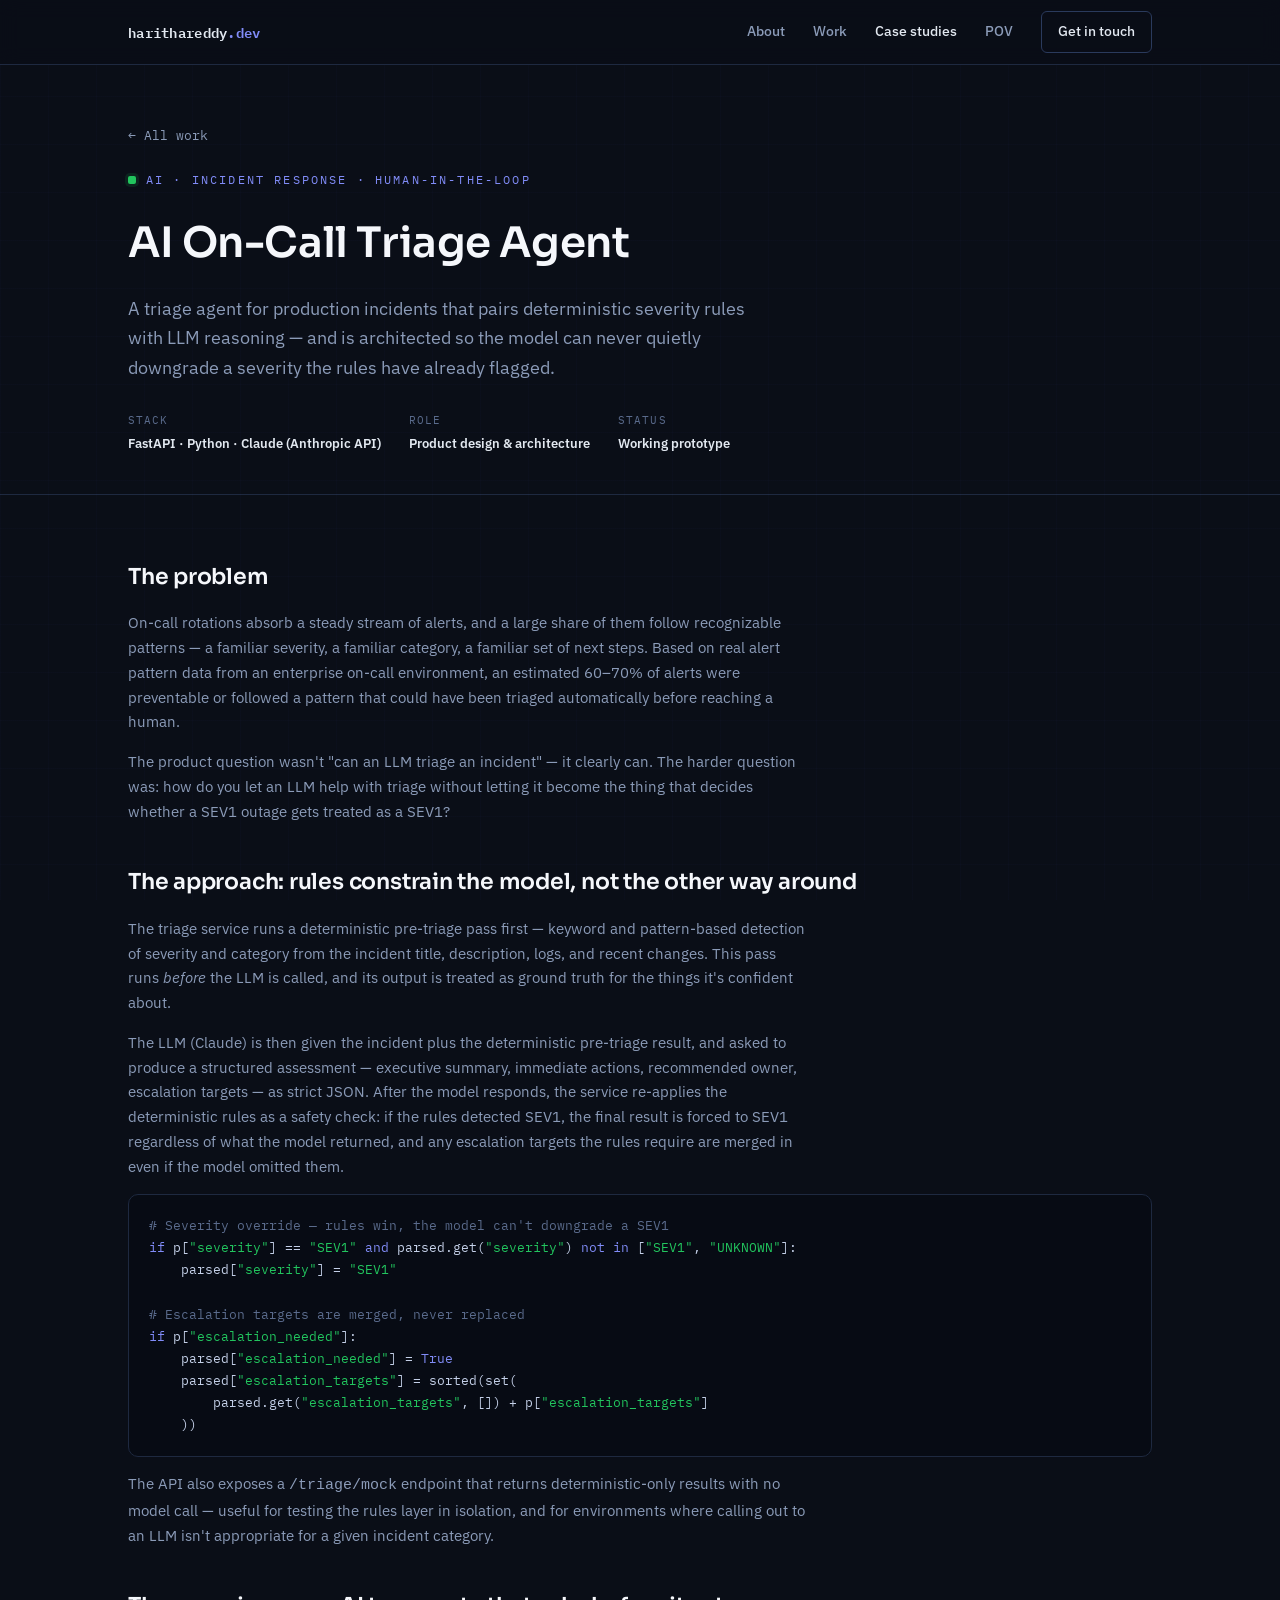
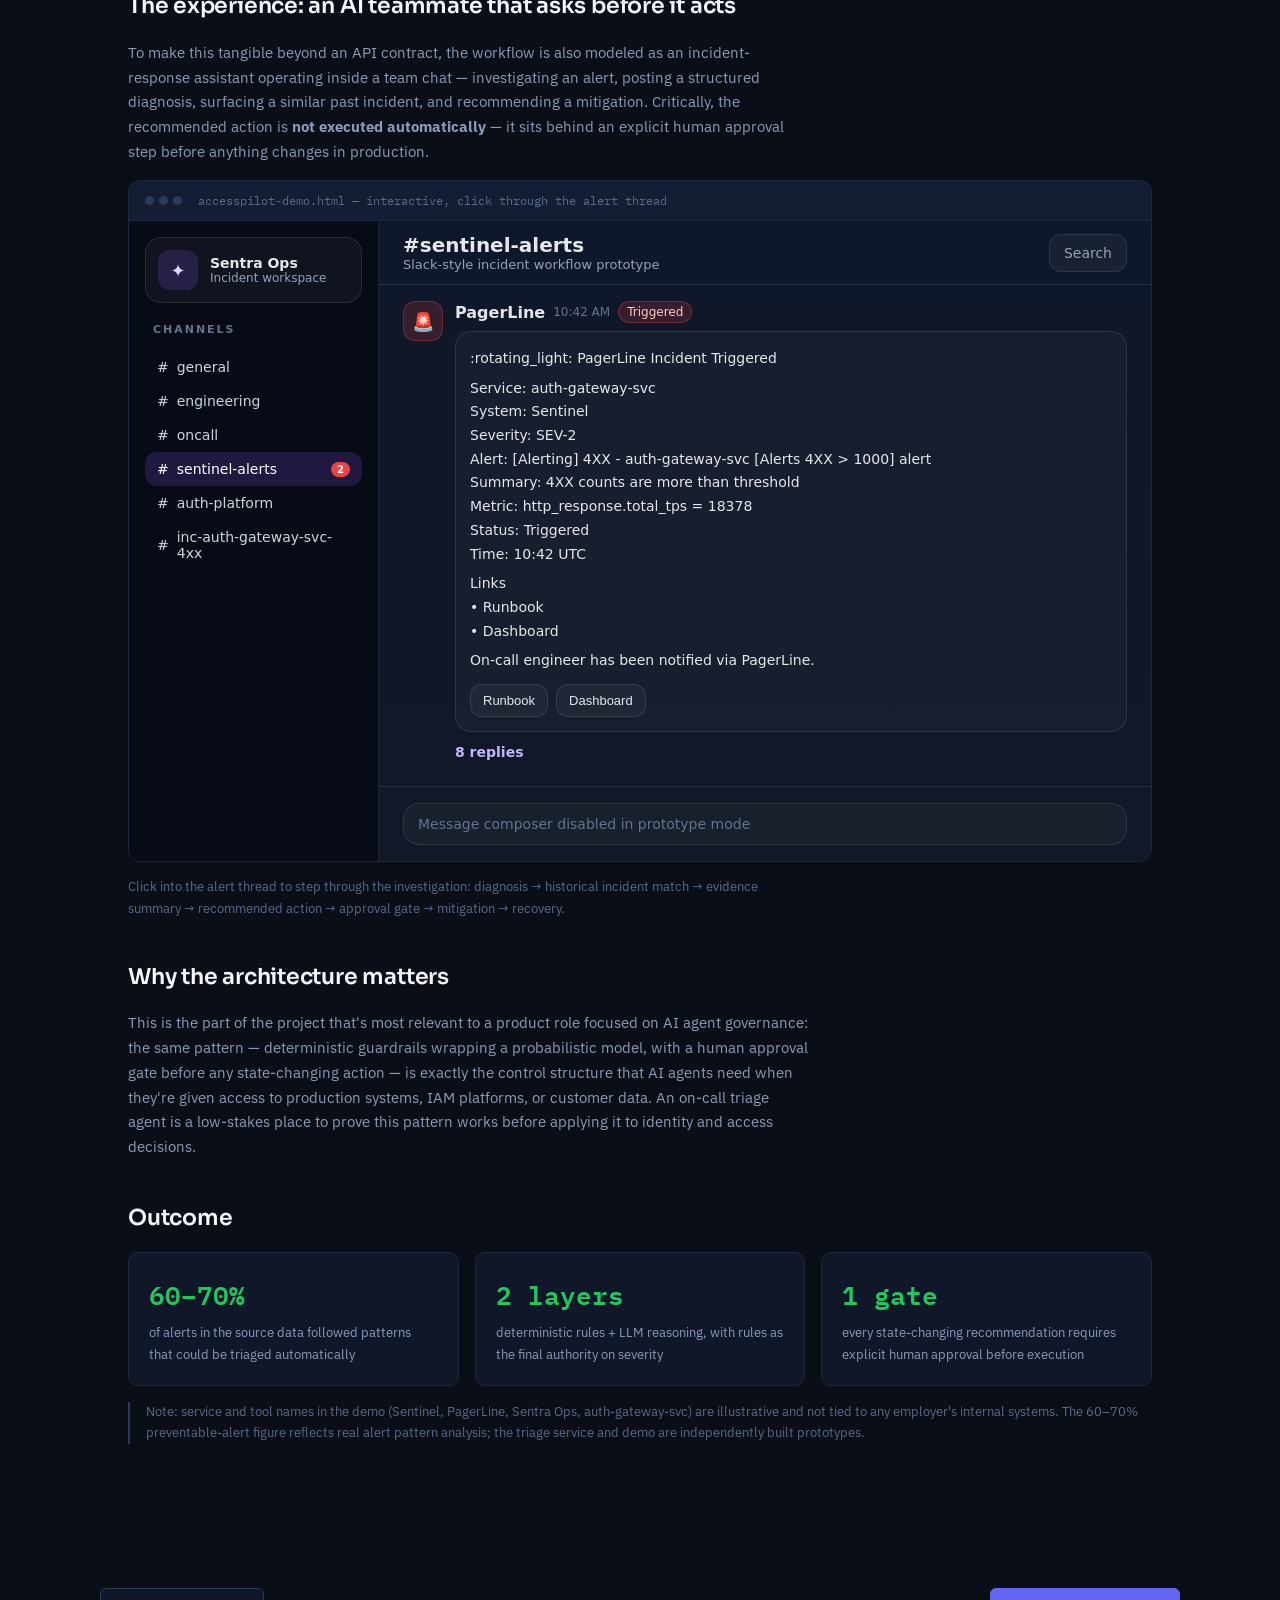
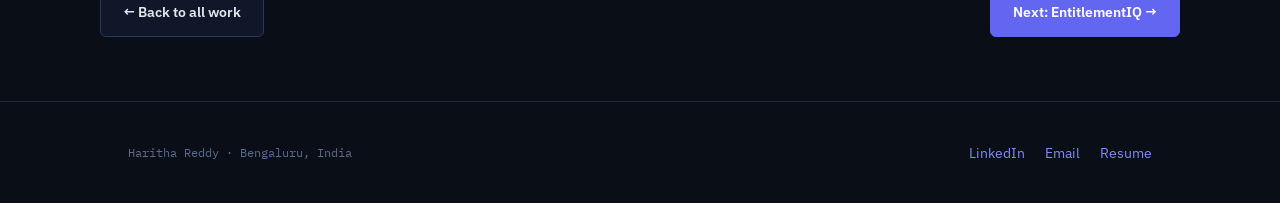
<file: case-oncall.html>
<!DOCTYPE html>
<html lang="en">
<head>
<meta charset="UTF-8" />
<meta name="viewport" content="width=device-width, initial-scale=1.0" />
<title>AI On-Call Triage Agent — Case Study</title>
<link rel="preconnect" href="https://fonts.googleapis.com">
<link rel="preconnect" href="https://fonts.gstatic.com" crossorigin>
<link href="https://fonts.googleapis.com/css2?family=Sora:wght@500;600;700&family=IBM+Plex+Sans:wght@400;500;600&family=IBM+Plex+Mono:wght@400;500;600&display=swap" rel="stylesheet">
<link rel="stylesheet" href="styles.css">
</head>
<body>

<header class="site-nav">
  <div class="wrap">
    <div class="brand">harithareddy<span>.dev</span></div>
    <nav>
      <a href="about.html">About</a>
      <a href="index.html">Work</a>
      <a href="case-oncall.html" class="current">Case studies</a>
      <a href="blog.html">POV</a>
      <a href="mailto:harithareddy.c@gmail.com" class="cta">Get in touch</a>
    </nav>
  </div>
</header>

<section class="cs-header">
  <div class="wrap">
    <a href="index.html" class="back">← All work</a>
    <div class="eyebrow">AI · Incident Response · Human-in-the-loop</div>
    <h1>AI On-Call Triage Agent</h1>
    <p class="lede">
      A triage agent for production incidents that pairs deterministic severity rules with LLM reasoning —
      and is architected so the model can never quietly downgrade a severity the rules have already flagged.
    </p>
    <div class="cs-meta-row">
      <div class="cs-meta-item"><div class="k">Stack</div><div class="v">FastAPI · Python · Claude (Anthropic API)</div></div>
      <div class="cs-meta-item"><div class="k">Role</div><div class="v">Product design & architecture</div></div>
      <div class="cs-meta-item"><div class="k">Status</div><div class="v">Working prototype</div></div>
    </div>
  </div>
</section>

<section class="section">
  <div class="wrap">

    <div class="cs-block">
      <h2>The problem</h2>
      <p>
        On-call rotations absorb a steady stream of alerts, and a large share of them follow recognizable patterns —
        a familiar severity, a familiar category, a familiar set of next steps. Based on real alert pattern data from
        an enterprise on-call environment, an estimated 60–70% of alerts were preventable or followed a pattern that
        could have been triaged automatically before reaching a human.
      </p>
      <p>
        The product question wasn't "can an LLM triage an incident" — it clearly can. The harder question was:
        how do you let an LLM help with triage without letting it become the thing that decides whether a SEV1
        outage gets treated as a SEV1?
      </p>
    </div>

    <div class="cs-block">
      <h2>The approach: rules constrain the model, not the other way around</h2>
      <p>
        The triage service runs a deterministic pre-triage pass first — keyword and pattern-based detection of
        severity and category from the incident title, description, logs, and recent changes. This pass runs
        <em>before</em> the LLM is called, and its output is treated as ground truth for the things it's confident about.
      </p>
      <p>
        The LLM (Claude) is then given the incident plus the deterministic pre-triage result, and asked to produce
        a structured assessment — executive summary, immediate actions, recommended owner, escalation targets — as
        strict JSON. After the model responds, the service re-applies the deterministic rules as a safety check:
        if the rules detected SEV1, the final result is forced to SEV1 regardless of what the model returned, and
        any escalation targets the rules require are merged in even if the model omitted them.
      </p>
      <div class="code-block"><span class="c-cmt"># Severity override — rules win, the model can't downgrade a SEV1</span>
<span class="c-key">if</span> p[<span class="c-str">"severity"</span>] == <span class="c-str">"SEV1"</span> <span class="c-key">and</span> parsed.get(<span class="c-str">"severity"</span>) <span class="c-key">not in</span> [<span class="c-str">"SEV1"</span>, <span class="c-str">"UNKNOWN"</span>]:
    parsed[<span class="c-str">"severity"</span>] = <span class="c-str">"SEV1"</span>

<span class="c-cmt"># Escalation targets are merged, never replaced</span>
<span class="c-key">if</span> p[<span class="c-str">"escalation_needed"</span>]:
    parsed[<span class="c-str">"escalation_needed"</span>] = <span class="c-key">True</span>
    parsed[<span class="c-str">"escalation_targets"</span>] = sorted(set(
        parsed.get(<span class="c-str">"escalation_targets"</span>, []) + p[<span class="c-str">"escalation_targets"</span>]
    ))</div>
      <p>
        The API also exposes a <code>/triage/mock</code> endpoint that returns deterministic-only results with no model
        call — useful for testing the rules layer in isolation, and for environments where calling out to an LLM isn't
        appropriate for a given incident category.
      </p>
    </div>

    <div class="cs-block">
      <h2>The experience: an AI teammate that asks before it acts</h2>
      <p>
        To make this tangible beyond an API contract, the workflow is also modeled as an incident-response assistant
        operating inside a team chat — investigating an alert, posting a structured diagnosis, surfacing a similar
        past incident, and recommending a mitigation. Critically, the recommended action is <strong>not executed
        automatically</strong> — it sits behind an explicit human approval step before anything changes in production.
      </p>
      <div class="demo-frame">
        <div class="frame-bar"><div class="dots"><span></span><span></span><span></span></div>accesspilot-demo.html — interactive, click through the alert thread</div>
        <iframe src="accesspilot_slack_prototype.html" title="AccessPilot incident triage demo" loading="lazy"></iframe>
      </div>
      <p style="margin-top:14px; font-size:13px; color:var(--text-faint);">
        Click into the alert thread to step through the investigation: diagnosis → historical incident match →
        evidence summary → recommended action → approval gate → mitigation → recovery.
      </p>
    </div>

    <div class="cs-block">
      <h2>Why the architecture matters</h2>
      <p>
        This is the part of the project that's most relevant to a product role focused on AI agent governance:
        the same pattern — deterministic guardrails wrapping a probabilistic model, with a human approval gate before
        any state-changing action — is exactly the control structure that AI agents need when they're given access
        to production systems, IAM platforms, or customer data. An on-call triage agent is a low-stakes place to
        prove this pattern works before applying it to identity and access decisions.
      </p>
    </div>

    <div class="cs-block">
      <h2>Outcome</h2>
      <div class="outcome-grid">
        <div class="outcome-card">
          <div class="num">60–70%</div>
          <div class="lbl">of alerts in the source data followed patterns that could be triaged automatically</div>
        </div>
        <div class="outcome-card">
          <div class="num">2 layers</div>
          <div class="lbl">deterministic rules + LLM reasoning, with rules as the final authority on severity</div>
        </div>
        <div class="outcome-card">
          <div class="num">1 gate</div>
          <div class="lbl">every state-changing recommendation requires explicit human approval before execution</div>
        </div>
      </div>
      <div class="disclosure">
        Note: service and tool names in the demo (Sentinel, PagerLine, Sentra Ops, auth-gateway-svc) are illustrative
        and not tied to any employer's internal systems. The 60–70% preventable-alert figure reflects real alert
        pattern analysis; the triage service and demo are independently built prototypes.
      </div>
    </div>

  </div>
</section>

<div class="wrap cs-nav-footer">
  <a href="index.html" class="btn">← Back to all work</a>
  <a href="case-entitlementiq.html" class="btn primary">Next: EntitlementIQ →</a>
</div>

<footer class="site-footer">
  <div class="wrap">
    <div class="copy">Haritha Reddy · Bengaluru, India</div>
    <div class="links">
      <a href="https://www.linkedin.com/in/haritha-reddy-chavva" target="_blank" rel="noopener">LinkedIn</a>
      <a href="mailto:harithareddy.c@gmail.com">Email</a>
      <a href="about.html">Resume</a>
    </div>
  </div>
</footer>

</body>
</html>
</file>
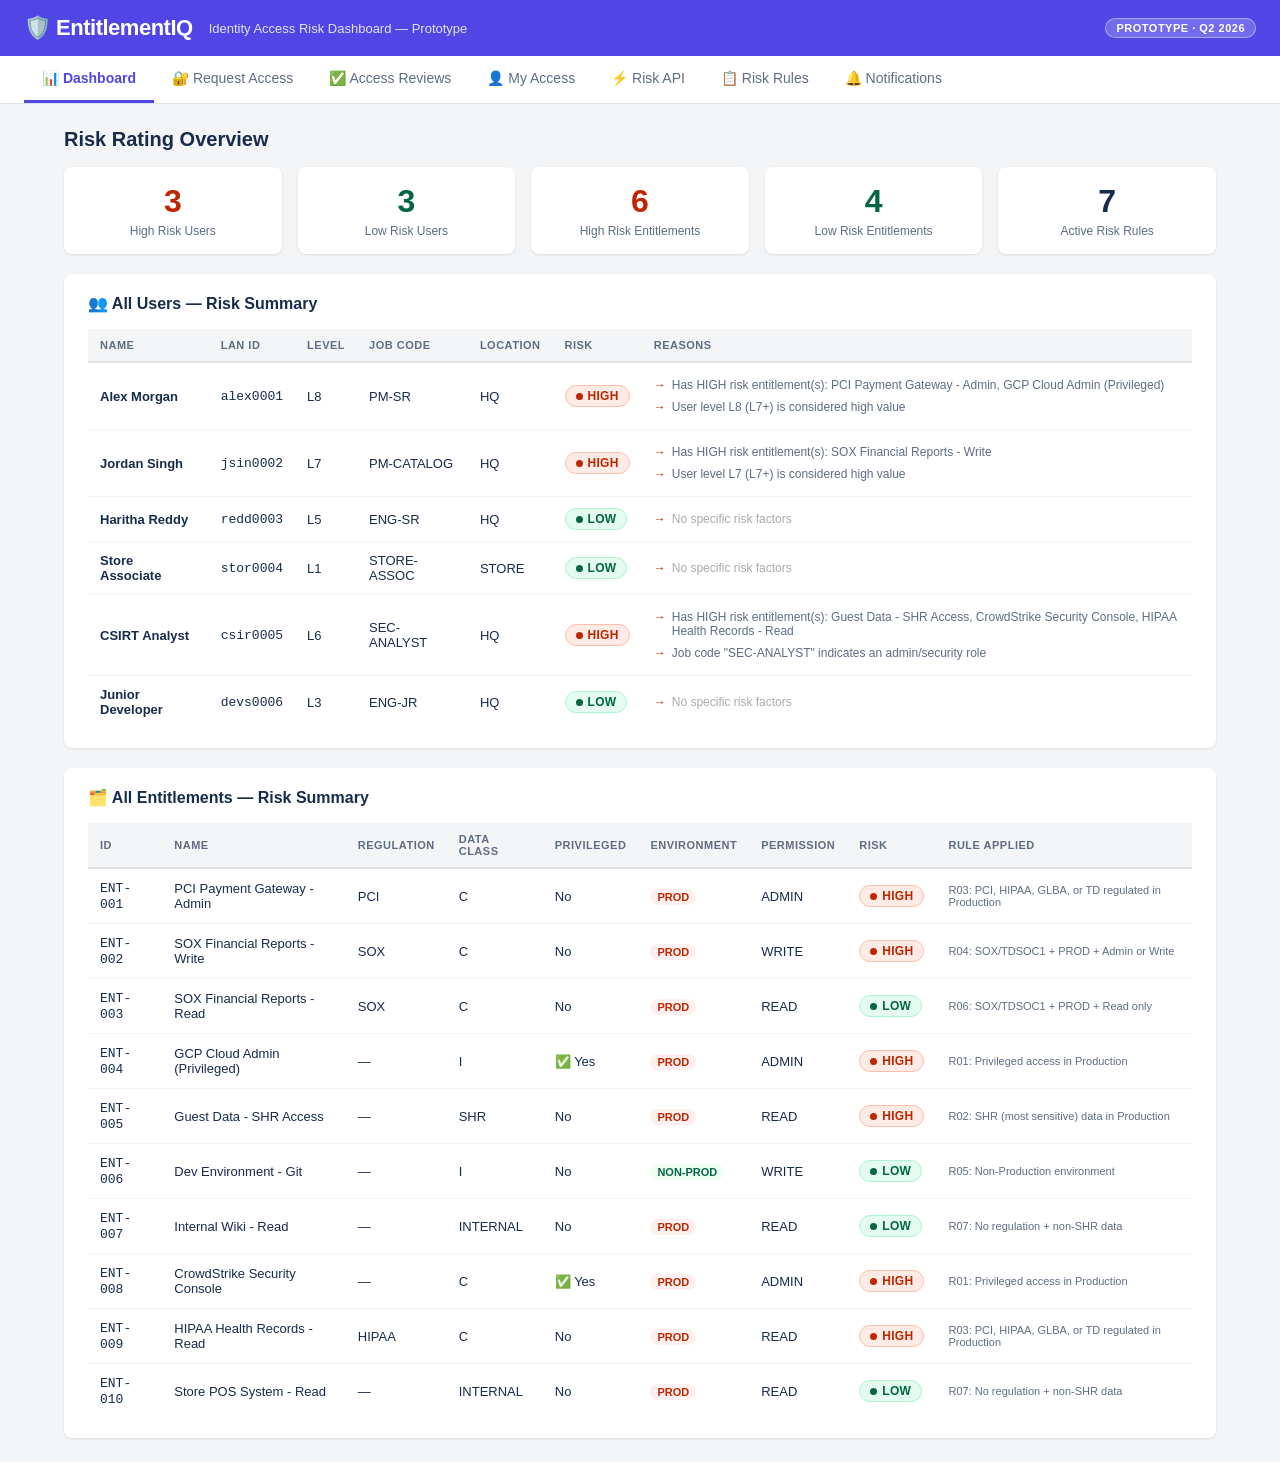
<file: entitlementiq-demo.html>
<!DOCTYPE html>
<html lang="en">
<head>
  <meta charset="UTF-8" />
  <meta name="viewport" content="width=device-width, initial-scale=1.0" />
  <title>EntitlementIQ — Identity Risk Dashboard</title>
  <style>
    /* ── Reset & Base ── */
    *, *::before, *::after { box-sizing: border-box; margin: 0; padding: 0; }
    body {
      font-family: -apple-system, BlinkMacSystemFont, "Segoe UI", Roboto, sans-serif;
      background: #f4f5f7;
      color: #172b4d;
      min-height: 100vh;
    }

    /* ── Layout ── */
    .app { display: flex; flex-direction: column; min-height: 100vh; }
    header {
      background: #4f46e5;
      color: white;
      padding: 0 24px;
      display: flex;
      align-items: center;
      gap: 16px;
      height: 56px;
      box-shadow: 0 2px 8px rgba(0,0,0,0.2);
    }
    header .logo { font-size: 22px; font-weight: 700; letter-spacing: -0.5px; }
    header .subtitle { font-size: 13px; opacity: 0.85; }
    header .badge {
      margin-left: auto;
      background: rgba(255,255,255,0.2);
      border: 1px solid rgba(255,255,255,0.4);
      border-radius: 12px;
      padding: 3px 10px;
      font-size: 11px;
      font-weight: 600;
      letter-spacing: 0.5px;
    }

    nav {
      background: white;
      border-bottom: 1px solid #dfe1e6;
      display: flex;
      gap: 0;
      padding: 0 24px;
      overflow-x: auto;
    }
    nav button {
      background: none;
      border: none;
      border-bottom: 3px solid transparent;
      padding: 14px 18px;
      font-size: 14px;
      font-weight: 500;
      color: #5e6c84;
      cursor: pointer;
      white-space: nowrap;
      transition: all 0.15s;
    }
    nav button:hover { color: #172b4d; background: #f4f5f7; }
    nav button.active { color: #4f46e5; border-bottom-color: #4f46e5; font-weight: 600; }

    main { flex: 1; padding: 24px; max-width: 1200px; margin: 0 auto; width: 100%; }

    /* ── Cards ── */
    .card {
      background: white;
      border-radius: 8px;
      box-shadow: 0 1px 3px rgba(0,0,0,0.1);
      padding: 20px 24px;
      margin-bottom: 20px;
    }
    .card-title {
      font-size: 16px;
      font-weight: 600;
      margin-bottom: 16px;
      color: #172b4d;
      display: flex;
      align-items: center;
      gap: 8px;
    }

    /* ── Risk Badges ── */
    .risk-badge {
      display: inline-flex;
      align-items: center;
      gap: 5px;
      padding: 3px 10px;
      border-radius: 12px;
      font-size: 12px;
      font-weight: 700;
      letter-spacing: 0.3px;
      text-transform: uppercase;
    }
    .risk-HIGH { background: #ffebe6; color: #bf2600; border: 1px solid #ffbdad; }
    .risk-LOW  { background: #e3fcef; color: #006644; border: 1px solid #abf5d1; }
    .risk-dot { width: 7px; height: 7px; border-radius: 50%; }
    .risk-HIGH .risk-dot { background: #bf2600; }
    .risk-LOW  .risk-dot { background: #006644; }

    /* ── Tables ── */
    table { width: 100%; border-collapse: collapse; font-size: 13px; }
    th {
      background: #f4f5f7;
      text-align: left;
      padding: 10px 12px;
      font-weight: 600;
      font-size: 11px;
      text-transform: uppercase;
      letter-spacing: 0.5px;
      color: #5e6c84;
      border-bottom: 2px solid #dfe1e6;
    }
    td { padding: 11px 12px; border-bottom: 1px solid #f4f5f7; vertical-align: middle; }
    tr:hover td { background: #fafbfc; }
    tr:last-child td { border-bottom: none; }

    /* ── API Tester ── */
    .api-tester { display: flex; gap: 12px; align-items: flex-end; flex-wrap: wrap; margin-bottom: 16px; }
    .api-tester label { font-size: 12px; font-weight: 600; color: #5e6c84; display: block; margin-bottom: 4px; }
    .api-tester input, .api-tester select {
      border: 1px solid #dfe1e6;
      border-radius: 4px;
      padding: 8px 12px;
      font-size: 14px;
      outline: none;
      transition: border-color 0.15s;
      min-width: 200px;
    }
    .api-tester input:focus, .api-tester select:focus { border-color: #4f46e5; }
    .btn {
      background: #4f46e5;
      color: white;
      border: none;
      border-radius: 4px;
      padding: 9px 18px;
      font-size: 14px;
      font-weight: 600;
      cursor: pointer;
      transition: background 0.15s;
    }
    .btn:hover { background: #a30000; }
    .btn-secondary {
      background: white;
      color: #172b4d;
      border: 1px solid #dfe1e6;
    }
    .btn-secondary:hover { background: #f4f5f7; }

    .response-box {
      background: #1e1e2e;
      color: #cdd6f4;
      border-radius: 6px;
      padding: 16px;
      font-family: "SF Mono", "Fira Code", monospace;
      font-size: 12px;
      line-height: 1.6;
      overflow-x: auto;
      white-space: pre;
      max-height: 400px;
      overflow-y: auto;
    }
    .response-box .key   { color: #89b4fa; }
    .response-box .str   { color: #a6e3a1; }
    .response-box .bool-true  { color: #f38ba8; font-weight: bold; }
    .response-box .bool-false { color: #a6e3a1; font-weight: bold; }
    .response-box .num   { color: #fab387; }

    /* ── Stats Row ── */
    .stats-row { display: grid; grid-template-columns: repeat(auto-fit, minmax(160px, 1fr)); gap: 16px; margin-bottom: 20px; }
    .stat-card {
      background: white;
      border-radius: 8px;
      padding: 16px 20px;
      box-shadow: 0 1px 3px rgba(0,0,0,0.1);
      text-align: center;
    }
    .stat-card .stat-value { font-size: 32px; font-weight: 700; }
    .stat-card .stat-label { font-size: 12px; color: #5e6c84; margin-top: 4px; }
    .stat-card.high .stat-value { color: #bf2600; }
    .stat-card.low  .stat-value { color: #006644; }
    .stat-card.total .stat-value { color: #172b4d; }

    /* ── Reasons list ── */
    .reasons { list-style: none; }
    .reasons li {
      padding: 4px 0;
      font-size: 12px;
      color: #5e6c84;
      display: flex;
      align-items: flex-start;
      gap: 6px;
    }
    .reasons li::before { content: "→"; color: #bf2600; flex-shrink: 0; }

    /* ── Tabs ── */
    .page { display: none; }
    .page.active { display: block; }

    /* ── Rule table ── */
    .rule-row-HIGH td { background: #fff8f6; }
    .rule-row-LOW  td { background: #f6fff9; }

    /* ── Notification preview ── */
    .notification {
      border: 1px solid #dfe1e6;
      border-radius: 6px;
      padding: 14px 16px;
      margin-bottom: 12px;
      display: flex;
      gap: 12px;
      align-items: flex-start;
    }
    .notification.high { border-left: 4px solid #bf2600; }
    .notification.low  { border-left: 4px solid #006644; }
    .notification .notif-icon { font-size: 20px; flex-shrink: 0; }
    .notification .notif-title { font-weight: 600; font-size: 14px; margin-bottom: 4px; }
    .notification .notif-body  { font-size: 13px; color: #5e6c84; }

    /* ── Responsive ── */
    @media (max-width: 600px) {
      main { padding: 12px; }
      .api-tester { flex-direction: column; }
    }
  </style>
</head>
<body>
<div class="app">

  <!-- Header -->
  <header>
    <div class="logo">🛡️ EntitlementIQ</div>
    <div class="subtitle">Identity Access Risk Dashboard — Prototype</div>
    <div class="badge">PROTOTYPE · Q2 2026</div>
  </header>

  <!-- Nav -->
  <nav>
    <button class="active" onclick="showPage('dashboard')">📊 Dashboard</button>
    <button onclick="showPage('request-access')">🔐 Request Access</button>
    <button onclick="showPage('access-reviews')">✅ Access Reviews</button>
    <button onclick="showPage('my-access')">👤 My Access</button>
    <button onclick="showPage('api-tester')">⚡ Risk API</button>
    <button onclick="showPage('risk-rules')">📋 Risk Rules</button>
    <button onclick="showPage('notifications')">🔔 Notifications</button>
  </nav>

  <main>

    <!-- ── DASHBOARD ── -->
    <div id="page-dashboard" class="page active">
      <div class="card-title" style="font-size:20px; margin-bottom:16px;">Risk Rating Overview</div>

      <div class="stats-row" id="stats-row"></div>

      <div class="card">
        <div class="card-title">👥 All Users — Risk Summary</div>
        <table>
          <thead>
            <tr>
              <th>Name</th>
              <th>LAN ID</th>
              <th>Level</th>
              <th>Job Code</th>
              <th>Location</th>
              <th>Risk</th>
              <th>Reasons</th>
            </tr>
          </thead>
          <tbody id="users-table-body"></tbody>
        </table>
      </div>

      <div class="card">
        <div class="card-title">🗂️ All Entitlements — Risk Summary</div>
        <table>
          <thead>
            <tr>
              <th>ID</th>
              <th>Name</th>
              <th>Regulation</th>
              <th>Data Class</th>
              <th>Privileged</th>
              <th>Environment</th>
              <th>Permission</th>
              <th>Risk</th>
              <th>Rule Applied</th>
            </tr>
          </thead>
          <tbody id="entitlements-table-body"></tbody>
        </table>
      </div>
    </div>

    <!-- ── REQUEST ACCESS ── -->
    <div id="page-request-access" class="page">
      <div class="card">
        <div class="card-title">🔐 Request Access — Risk Display</div>
        <p style="font-size:13px; color:#5e6c84; margin-bottom:16px;">
          Per requirements: <em>"Ability to display risk with words High and Low in the UI in Request Access page"</em>
        </p>
        <table>
          <thead>
            <tr>
              <th>Entitlement</th>
              <th>Environment</th>
              <th>Permission</th>
              <th>Regulation</th>
              <th>Risk Level</th>
              <th>Action</th>
            </tr>
          </thead>
          <tbody id="request-access-body"></tbody>
        </table>
      </div>
    </div>

    <!-- ── ACCESS REVIEWS ── -->
    <div id="page-access-reviews" class="page">
      <div class="card">
        <div class="card-title">✅ Access Reviews — Risk Display</div>
        <p style="font-size:13px; color:#5e6c84; margin-bottom:16px;">
          Per requirements: <em>"Ability to display risk with words High and Low in the UI in Access Reviews"</em><br/>
          Benefit: <em>"Help Managers make access review decisions"</em>
        </p>
        <table>
          <thead>
            <tr>
              <th>User</th>
              <th>Entitlement</th>
              <th>Risk</th>
              <th>Last Reviewed</th>
              <th>Manager Action</th>
            </tr>
          </thead>
          <tbody id="access-reviews-body"></tbody>
        </table>
      </div>
    </div>

    <!-- ── MY ACCESS ── -->
    <div id="page-my-access" class="page">
      <div class="card">
        <div class="card-title">👤 My Access — User Risk View</div>
        <div style="display:flex; gap:12px; margin-bottom:16px; flex-wrap:wrap;">
          <label style="font-size:12px; font-weight:600; color:#5e6c84;">
            View as user:
            <select id="my-access-user-select" onchange="renderMyAccess()" style="margin-left:8px; border:1px solid #dfe1e6; border-radius:4px; padding:6px 10px; font-size:13px;">
            </select>
          </label>
        </div>
        <div id="my-access-user-card" style="margin-bottom:16px;"></div>
        <table>
          <thead>
            <tr>
              <th>Entitlement</th>
              <th>Environment</th>
              <th>Permission</th>
              <th>Risk</th>
              <th>Why?</th>
            </tr>
          </thead>
          <tbody id="my-access-body"></tbody>
        </table>
      </div>
    </div>

    <!-- ── API TESTER ── -->
    <div id="page-api-tester" class="page">
      <div class="card">
        <div class="card-title">⚡ Risk API — Live Tester</div>
        <p style="font-size:13px; color:#5e6c84; margin-bottom:16px;">
          Simulates: <code>GET /api/v1/users/{lanId}/risk</code><br/>
          <em>"An API that can tell if a user is a risky user or not. It should also be highly performant."</em>
        </p>
        <div class="api-tester">
          <div>
            <label>Endpoint</label>
            <select id="api-endpoint">
              <option value="user-risk">GET /users/{lanId}/risk</option>
              <option value="user-risk-detail">GET /users/{lanId}/risk/detail</option>
              <option value="all-users">GET /users/risk</option>
              <option value="all-entitlements">GET /entitlements/risk</option>
            </select>
          </div>
          <div>
            <label>LAN ID</label>
            <input id="api-lanid" type="text" placeholder="e.g. alex0001" value="alex0001" />
          </div>
          <button class="btn" onclick="callApi()">▶ Call API</button>
          <button class="btn btn-secondary" onclick="refreshCache()">🔄 Refresh Cache</button>
        </div>
        <div id="api-response" class="response-box">// Response will appear here...</div>
      </div>

      <div class="card">
        <div class="card-title">📖 Available LAN IDs (mock data)</div>
        <table>
          <thead><tr><th>LAN ID</th><th>Name</th><th>Level</th><th>Risk</th></tr></thead>
          <tbody id="api-users-list"></tbody>
        </table>
      </div>
    </div>

    <!-- ── RISK RULES ── -->
    <div id="page-risk-rules" class="page">
      <div class="card">
        <div class="card-title">📋 Risk Rules Table</div>
        <p style="font-size:13px; color:#5e6c84; margin-bottom:16px;">
          Per meeting (04-May-2026): Simplified to <strong>HIGH / LOW only</strong> (Medium removed).<br/>
          Designed to be flexible — rows can be added, removed, or changed without code changes.
        </p>
        <table>
          <thead>
            <tr>
              <th>Rule ID</th>
              <th>Description</th>
              <th>Regulation</th>
              <th>Data Class</th>
              <th>Privileged</th>
              <th>Environment</th>
              <th>Permission</th>
              <th>Risk</th>
            </tr>
          </thead>
          <tbody id="rules-table-body"></tbody>
        </table>
      </div>
    </div>

    <!-- ── NOTIFICATIONS ── -->
    <div id="page-notifications" class="page">
      <div class="card">
        <div class="card-title">🔔 System Notifications — Risk-Aware</div>
        <p style="font-size:13px; color:#5e6c84; margin-bottom:16px;">
          Per requirements: <em>"Ability to include risk in system generated communication"</em><br/>
          Use Cases 4 & 5: Email notifications prioritized by user risk level.
        </p>
        <div id="notifications-list"></div>
      </div>
    </div>

  </main>
</div>

<script type="module">
// ─── INLINE DATA (no server needed for prototype) ─────────────────────────────

const RISK_RULES = [
  { id: "R01", description: "Privileged access in Production",                    conditions: { privileged_access: true, environment: "PROD" },                                              risk: "HIGH" },
  { id: "R02", description: "SHR (most sensitive) data in Production",            conditions: { data_classification: "SHR", environment: "PROD" },                                          risk: "HIGH" },
  { id: "R03", description: "PCI, HIPAA, GLBA, or TD regulated in Production",   conditions: { regulation: ["PCI","HIPAA","GLBA","TD"], environment: "PROD" },                             risk: "HIGH" },
  { id: "R04", description: "SOX/TDSOC1 + PROD + Admin or Write",                conditions: { regulation: ["SOX","TDSOC1"], environment: "PROD", permission: ["ADMIN","WRITE"] },         risk: "HIGH" },
  { id: "R05", description: "Non-Production environment",                         conditions: { environment: "NON-PROD" },                                                                  risk: "LOW"  },
  { id: "R06", description: "SOX/TDSOC1 + PROD + Read only",                     conditions: { regulation: ["SOX","TDSOC1"], environment: "PROD", permission: ["READ"] },                  risk: "LOW"  },
  { id: "R07", description: "No regulation + non-SHR data",                      conditions: { regulation: null, data_classification: ["C","I","P","PUBLIC","INTERNAL"] },                 risk: "LOW"  },
  { id: "R_DEFAULT", description: "Default fallback",                             conditions: {},                                                                                           risk: "LOW"  },
];

const ENTITLEMENTS = [
  { id:"ENT-001", name:"PCI Payment Gateway - Admin",      regulation:"PCI",    data_classification:"C",        privileged_access:false, environment:"PROD",    permission:"ADMIN" },
  { id:"ENT-002", name:"SOX Financial Reports - Write",    regulation:"SOX",    data_classification:"C",        privileged_access:false, environment:"PROD",    permission:"WRITE" },
  { id:"ENT-003", name:"SOX Financial Reports - Read",     regulation:"SOX",    data_classification:"C",        privileged_access:false, environment:"PROD",    permission:"READ"  },
  { id:"ENT-004", name:"GCP Cloud Admin (Privileged)",     regulation:null,     data_classification:"I",        privileged_access:true,  environment:"PROD",    permission:"ADMIN" },
  { id:"ENT-005", name:"Guest Data - SHR Access",          regulation:null,     data_classification:"SHR",      privileged_access:false, environment:"PROD",    permission:"READ"  },
  { id:"ENT-006", name:"Dev Environment - Git",            regulation:null,     data_classification:"I",        privileged_access:false, environment:"NON-PROD",permission:"WRITE" },
  { id:"ENT-007", name:"Internal Wiki - Read",             regulation:null,     data_classification:"INTERNAL", privileged_access:false, environment:"PROD",    permission:"READ"  },
  { id:"ENT-008", name:"CrowdStrike Security Console",     regulation:null,     data_classification:"C",        privileged_access:true,  environment:"PROD",    permission:"ADMIN" },
  { id:"ENT-009", name:"HIPAA Health Records - Read",      regulation:"HIPAA",  data_classification:"C",        privileged_access:false, environment:"PROD",    permission:"READ"  },
  { id:"ENT-010", name:"Store POS System - Read",          regulation:null,     data_classification:"INTERNAL", privileged_access:false, environment:"PROD",    permission:"READ"  },
];

const USERS = [
  { id:"U001", lanId:"alex0001", name:"Alex Morgan",      level:"L8", jobCode:"PM-SR",       location:"HQ",    entitlementIds:["ENT-001","ENT-004","ENT-007"] },
  { id:"U002", lanId:"jsin0002", name:"Jordan Singh",     level:"L7", jobCode:"PM-CATALOG",  location:"HQ",    entitlementIds:["ENT-002","ENT-007"] },
  { id:"U003", lanId:"redd0003", name:"Haritha Reddy",     level:"L5", jobCode:"ENG-SR",      location:"HQ",    entitlementIds:["ENT-006","ENT-007"] },
  { id:"U004", lanId:"stor0004", name:"Store Associate",   level:"L1", jobCode:"STORE-ASSOC", location:"STORE", entitlementIds:["ENT-010"] },
  { id:"U005", lanId:"csir0005", name:"CSIRT Analyst",     level:"L6", jobCode:"SEC-ANALYST", location:"HQ",    entitlementIds:["ENT-008","ENT-005","ENT-009"] },
  { id:"U006", lanId:"devs0006", name:"Junior Developer",  level:"L3", jobCode:"ENG-JR",      location:"HQ",    entitlementIds:["ENT-006","ENT-007","ENT-003"] },
];

// ─── RISK ENGINE ──────────────────────────────────────────────────────────────

function matchesCondition(ent, conditions) {
  if (Object.keys(conditions).length === 0) return true;
  for (const [key, value] of Object.entries(conditions)) {
    const entVal = ent[key];
    if (value === null) { if (entVal !== null && entVal !== undefined && entVal !== "") return false; }
    else if (Array.isArray(value)) { if (!value.includes(entVal)) return false; }
    else { if (entVal !== value) return false; }
  }
  return true;
}

function calcEntitlementRisk(ent) {
  for (const rule of RISK_RULES) {
    if (matchesCondition(ent, rule.conditions)) {
      return { risk: rule.risk, ruleId: rule.id, ruleDescription: rule.description };
    }
  }
  return { risk: "LOW", ruleId: "R_DEFAULT", ruleDescription: "Default fallback" };
}

function calcUserRisk(user) {
  const reasons = [];
  const userEnts = ENTITLEMENTS.filter(e => user.entitlementIds.includes(e.id));
  const entRisks = userEnts.map(e => ({ ...e, ...calcEntitlementRisk(e) }));

  const hasHigh = entRisks.some(e => e.risk === "HIGH");
  if (hasHigh) {
    const highNames = entRisks.filter(e => e.risk === "HIGH").map(e => e.name);
    reasons.push(`Has HIGH risk entitlement(s): ${highNames.join(", ")}`);
  }

  const level = parseInt(user.level?.replace("L","") || "0");
  if (level >= 7) reasons.push(`User level ${user.level} (L7+) is considered high value`);

  const adminKw = ["ADMIN","SEC","CSIRT","CSOC","BISO"];
  if (adminKw.some(kw => user.jobCode?.toUpperCase().includes(kw)))
    reasons.push(`Job code "${user.jobCode}" indicates an admin/security role`);

  const isHigh = hasHigh || level >= 7 || adminKw.some(kw => user.jobCode?.toUpperCase().includes(kw));
  return { ...user, isHighRisk: isHigh, risk: isHigh ? "HIGH" : "LOW", reasons, entitlementRisks: entRisks };
}

const allUserRisks = USERS.map(calcUserRisk);
const allEntRisks  = ENTITLEMENTS.map(e => ({ ...e, ...calcEntitlementRisk(e) }));

// ─── HELPERS ──────────────────────────────────────────────────────────────────

function riskBadge(risk) {
  return `<span class="risk-badge risk-${risk}"><span class="risk-dot"></span>${risk}</span>`;
}

function syntaxHighlight(obj) {
  const json = JSON.stringify(obj, null, 2);
  return json
    .replace(/"([^"]+)":/g, '<span class="key">"$1"</span>:')
    .replace(/: "([^"]*)"/g, ': <span class="str">"$1"</span>')
    .replace(/: (true)/g, ': <span class="bool-true">$1</span>')
    .replace(/: (false)/g, ': <span class="bool-false">$1</span>')
    .replace(/: (\d+\.?\d*)/g, ': <span class="num">$1</span>');
}

// ─── PAGE: DASHBOARD ──────────────────────────────────────────────────────────

function renderDashboard() {
  const highUsers = allUserRisks.filter(u => u.risk === "HIGH").length;
  const lowUsers  = allUserRisks.filter(u => u.risk === "LOW").length;
  const highEnts  = allEntRisks.filter(e => e.risk === "HIGH").length;
  const lowEnts   = allEntRisks.filter(e => e.risk === "LOW").length;

  document.getElementById("stats-row").innerHTML = `
    <div class="stat-card high"><div class="stat-value">${highUsers}</div><div class="stat-label">High Risk Users</div></div>
    <div class="stat-card low"><div class="stat-value">${lowUsers}</div><div class="stat-label">Low Risk Users</div></div>
    <div class="stat-card high"><div class="stat-value">${highEnts}</div><div class="stat-label">High Risk Entitlements</div></div>
    <div class="stat-card low"><div class="stat-value">${lowEnts}</div><div class="stat-label">Low Risk Entitlements</div></div>
    <div class="stat-card total"><div class="stat-value">${RISK_RULES.length - 1}</div><div class="stat-label">Active Risk Rules</div></div>
  `;

  document.getElementById("users-table-body").innerHTML = allUserRisks.map(u => `
    <tr>
      <td><strong>${u.name}</strong></td>
      <td><code>${u.lanId}</code></td>
      <td>${u.level}</td>
      <td>${u.jobCode}</td>
      <td>${u.location}</td>
      <td>${riskBadge(u.risk)}</td>
      <td><ul class="reasons">${u.reasons.map(r => `<li>${r}</li>`).join("") || "<li style='color:#aaa'>No specific risk factors</li>"}</ul></td>
    </tr>
  `).join("");

  document.getElementById("entitlements-table-body").innerHTML = allEntRisks.map(e => `
    <tr>
      <td><code>${e.id}</code></td>
      <td>${e.name}</td>
      <td>${e.regulation || "—"}</td>
      <td>${e.data_classification}</td>
      <td>${e.privileged_access ? "✅ Yes" : "No"}</td>
      <td><span style="font-size:11px; padding:2px 7px; border-radius:10px; background:${e.environment==="PROD"?"#fff0f0":"#f0fff4"}; color:${e.environment==="PROD"?"#bf2600":"#006644"}; font-weight:600;">${e.environment}</span></td>
      <td>${e.permission}</td>
      <td>${riskBadge(e.risk)}</td>
      <td style="font-size:11px; color:#5e6c84;">${e.ruleId}: ${e.ruleDescription}</td>
    </tr>
  `).join("");
}

// ─── PAGE: REQUEST ACCESS ─────────────────────────────────────────────────────

function renderRequestAccess() {
  document.getElementById("request-access-body").innerHTML = allEntRisks.map(e => `
    <tr>
      <td><strong>${e.name}</strong></td>
      <td>${e.environment}</td>
      <td>${e.permission}</td>
      <td>${e.regulation || "None"}</td>
      <td>${riskBadge(e.risk)}</td>
      <td><button class="btn" style="padding:5px 12px; font-size:12px;" onclick="alert('Request submitted for: ${e.name}')">Request</button></td>
    </tr>
  `).join("");
}

// ─── PAGE: ACCESS REVIEWS ─────────────────────────────────────────────────────

function renderAccessReviews() {
  const rows = [];
  allUserRisks.forEach(u => {
    u.entitlementRisks.forEach(e => {
      rows.push({ user: u, ent: e });
    });
  });
  rows.sort((a, b) => (a.ent.risk === "HIGH" ? -1 : 1));

  document.getElementById("access-reviews-body").innerHTML = rows.map(({ user, ent }) => `
    <tr>
      <td><strong>${user.name}</strong><br/><span style="font-size:11px;color:#5e6c84;">${user.lanId}</span></td>
      <td>${ent.name}</td>
      <td>${riskBadge(ent.risk)}</td>
      <td style="color:#5e6c84; font-size:12px;">Jan 15, 2026</td>
      <td>
        <button class="btn" style="padding:4px 10px; font-size:12px; margin-right:6px;" onclick="alert('Access approved')">✓ Approve</button>
        <button class="btn btn-secondary" style="padding:4px 10px; font-size:12px;" onclick="alert('Access revoked')">✗ Revoke</button>
      </td>
    </tr>
  `).join("");
}

// ─── PAGE: MY ACCESS ─────────────────────────────────────────────────────────

function renderMyAccess() {
  const sel = document.getElementById("my-access-user-select");
  const lanId = sel.value;
  const user = allUserRisks.find(u => u.lanId === lanId);
  if (!user) return;

  document.getElementById("my-access-user-card").innerHTML = `
    <div style="display:flex; align-items:center; gap:16px; padding:16px; background:${user.risk==="HIGH"?"#fff8f6":"#f6fff9"}; border-radius:8px; border:1px solid ${user.risk==="HIGH"?"#ffbdad":"#abf5d1"};">
      <div style="font-size:36px;">${user.risk==="HIGH"?"⚠️":"✅"}</div>
      <div>
        <div style="font-size:16px; font-weight:700;">${user.name} <span style="font-size:12px; color:#5e6c84;">(${user.lanId})</span></div>
        <div style="margin:4px 0;">${riskBadge(user.risk)} &nbsp; Level: <strong>${user.level}</strong> &nbsp; Job: <strong>${user.jobCode}</strong></div>
        ${user.reasons.length ? `<ul class="reasons" style="margin-top:6px;">${user.reasons.map(r=>`<li>${r}</li>`).join("")}</ul>` : ""}
      </div>
    </div>
  `;

  document.getElementById("my-access-body").innerHTML = user.entitlementRisks.map(e => `
    <tr>
      <td><strong>${e.name}</strong></td>
      <td>${e.environment}</td>
      <td>${e.permission}</td>
      <td>${riskBadge(e.risk)}</td>
      <td style="font-size:11px; color:#5e6c84;">${e.ruleDescription}</td>
    </tr>
  `).join("");
}

function initMyAccess() {
  const sel = document.getElementById("my-access-user-select");
  sel.innerHTML = USERS.map(u => `<option value="${u.lanId}">${u.name} (${u.lanId})</option>`).join("");
  renderMyAccess();
}

// ─── PAGE: API TESTER ─────────────────────────────────────────────────────────

window.callApi = function() {
  const endpoint = document.getElementById("api-endpoint").value;
  const lanId    = document.getElementById("api-lanid").value.trim();
  const start    = performance.now();

  let result;
  if (endpoint === "user-risk") {
    const user = allUserRisks.find(u => u.lanId.toLowerCase() === lanId.toLowerCase());
    result = user
      ? { success:true, lanId:user.lanId, name:user.name, isHighRisk:user.isHighRisk, risk:user.risk, reasons:user.reasons, responseTimeMs:+(performance.now()-start).toFixed(3) }
      : { success:false, error:`User '${lanId}' not found`, responseTimeMs:+(performance.now()-start).toFixed(3) };
  } else if (endpoint === "user-risk-detail") {
    const user = allUserRisks.find(u => u.lanId.toLowerCase() === lanId.toLowerCase());
    result = user
      ? { success:true, ...user, responseTimeMs:+(performance.now()-start).toFixed(3) }
      : { success:false, error:`User '${lanId}' not found`, responseTimeMs:+(performance.now()-start).toFixed(3) };
  } else if (endpoint === "all-users") {
    result = { success:true, count:allUserRisks.length, data:allUserRisks.map(u=>({lanId:u.lanId,name:u.name,risk:u.risk,isHighRisk:u.isHighRisk})), responseTimeMs:+(performance.now()-start).toFixed(3) };
  } else if (endpoint === "all-entitlements") {
    result = { success:true, count:allEntRisks.length, data:allEntRisks.map(e=>({id:e.id,name:e.name,risk:e.risk,ruleId:e.ruleId})), responseTimeMs:+(performance.now()-start).toFixed(3) };
  }

  document.getElementById("api-response").innerHTML = syntaxHighlight(result);
};

window.refreshCache = function() {
  const result = { success:true, message:"Risk cache refreshed", cachedUsers:USERS.length, timestamp:new Date().toISOString() };
  document.getElementById("api-response").innerHTML = syntaxHighlight(result);
};

function renderApiUsersList() {
  document.getElementById("api-users-list").innerHTML = allUserRisks.map(u => `
    <tr>
      <td><code style="cursor:pointer; color:#4f46e5;" onclick="document.getElementById('api-lanid').value='${u.lanId}'">${u.lanId}</code></td>
      <td>${u.name}</td>
      <td>${u.level}</td>
      <td>${riskBadge(u.risk)}</td>
    </tr>
  `).join("");
}

// ─── PAGE: RISK RULES ─────────────────────────────────────────────────────────

function renderRiskRules() {
  document.getElementById("rules-table-body").innerHTML = RISK_RULES.map(r => `
    <tr class="rule-row-${r.risk}">
      <td><code>${r.id}</code></td>
      <td>${r.description}</td>
      <td>${Array.isArray(r.conditions.regulation) ? r.conditions.regulation.join(", ") : (r.conditions.regulation === null ? "None" : r.conditions.regulation || "Any")}</td>
      <td>${Array.isArray(r.conditions.data_classification) ? r.conditions.data_classification.join(", ") : (r.conditions.data_classification || "Any")}</td>
      <td>${r.conditions.privileged_access === true ? "✅ Yes" : r.conditions.privileged_access === false ? "No" : "Any"}</td>
      <td>${r.conditions.environment || "Any"}</td>
      <td>${Array.isArray(r.conditions.permission) ? r.conditions.permission.join(", ") : (r.conditions.permission || "Any")}</td>
      <td>${riskBadge(r.risk)}</td>
    </tr>
  `).join("");
}

// ─── PAGE: NOTIFICATIONS ──────────────────────────────────────────────────────

function renderNotifications() {
  const highUsers = allUserRisks.filter(u => u.risk === "HIGH");
  const lowUsers  = allUserRisks.filter(u => u.risk === "LOW");

  const notifs = [
    ...highUsers.map(u => ({
      type: "high",
      icon: "🚨",
      title: `[HIGH RISK] OTP Alert — ${u.name} (${u.lanId})`,
      body: `This user is classified as HIGH RISK. Reasons: ${u.reasons.join("; ")}. Prioritize this alert for immediate review.`,
    })),
    ...lowUsers.map(u => ({
      type: "low",
      icon: "ℹ️",
      title: `[LOW RISK] Login Notification — ${u.name} (${u.lanId})`,
      body: `Standard notification. User is LOW RISK. No immediate action required.`,
    })),
  ];

  document.getElementById("notifications-list").innerHTML = notifs.map(n => `
    <div class="notification ${n.type}">
      <div class="notif-icon">${n.icon}</div>
      <div>
        <div class="notif-title">${n.title}</div>
        <div class="notif-body">${n.body}</div>
      </div>
    </div>
  `).join("");
}

// ─── NAV ──────────────────────────────────────────────────────────────────────

window.showPage = function(page) {
  document.querySelectorAll(".page").forEach(p => p.classList.remove("active"));
  document.querySelectorAll("nav button").forEach(b => b.classList.remove("active"));
  document.getElementById(`page-${page}`).classList.add("active");
  event.target.classList.add("active");
};

// ─── INIT ─────────────────────────────────────────────────────────────────────

renderDashboard();
renderRequestAccess();
renderAccessReviews();
initMyAccess();
renderApiUsersList();
renderRiskRules();
renderNotifications();
</script>
</body>
</html>
</file>
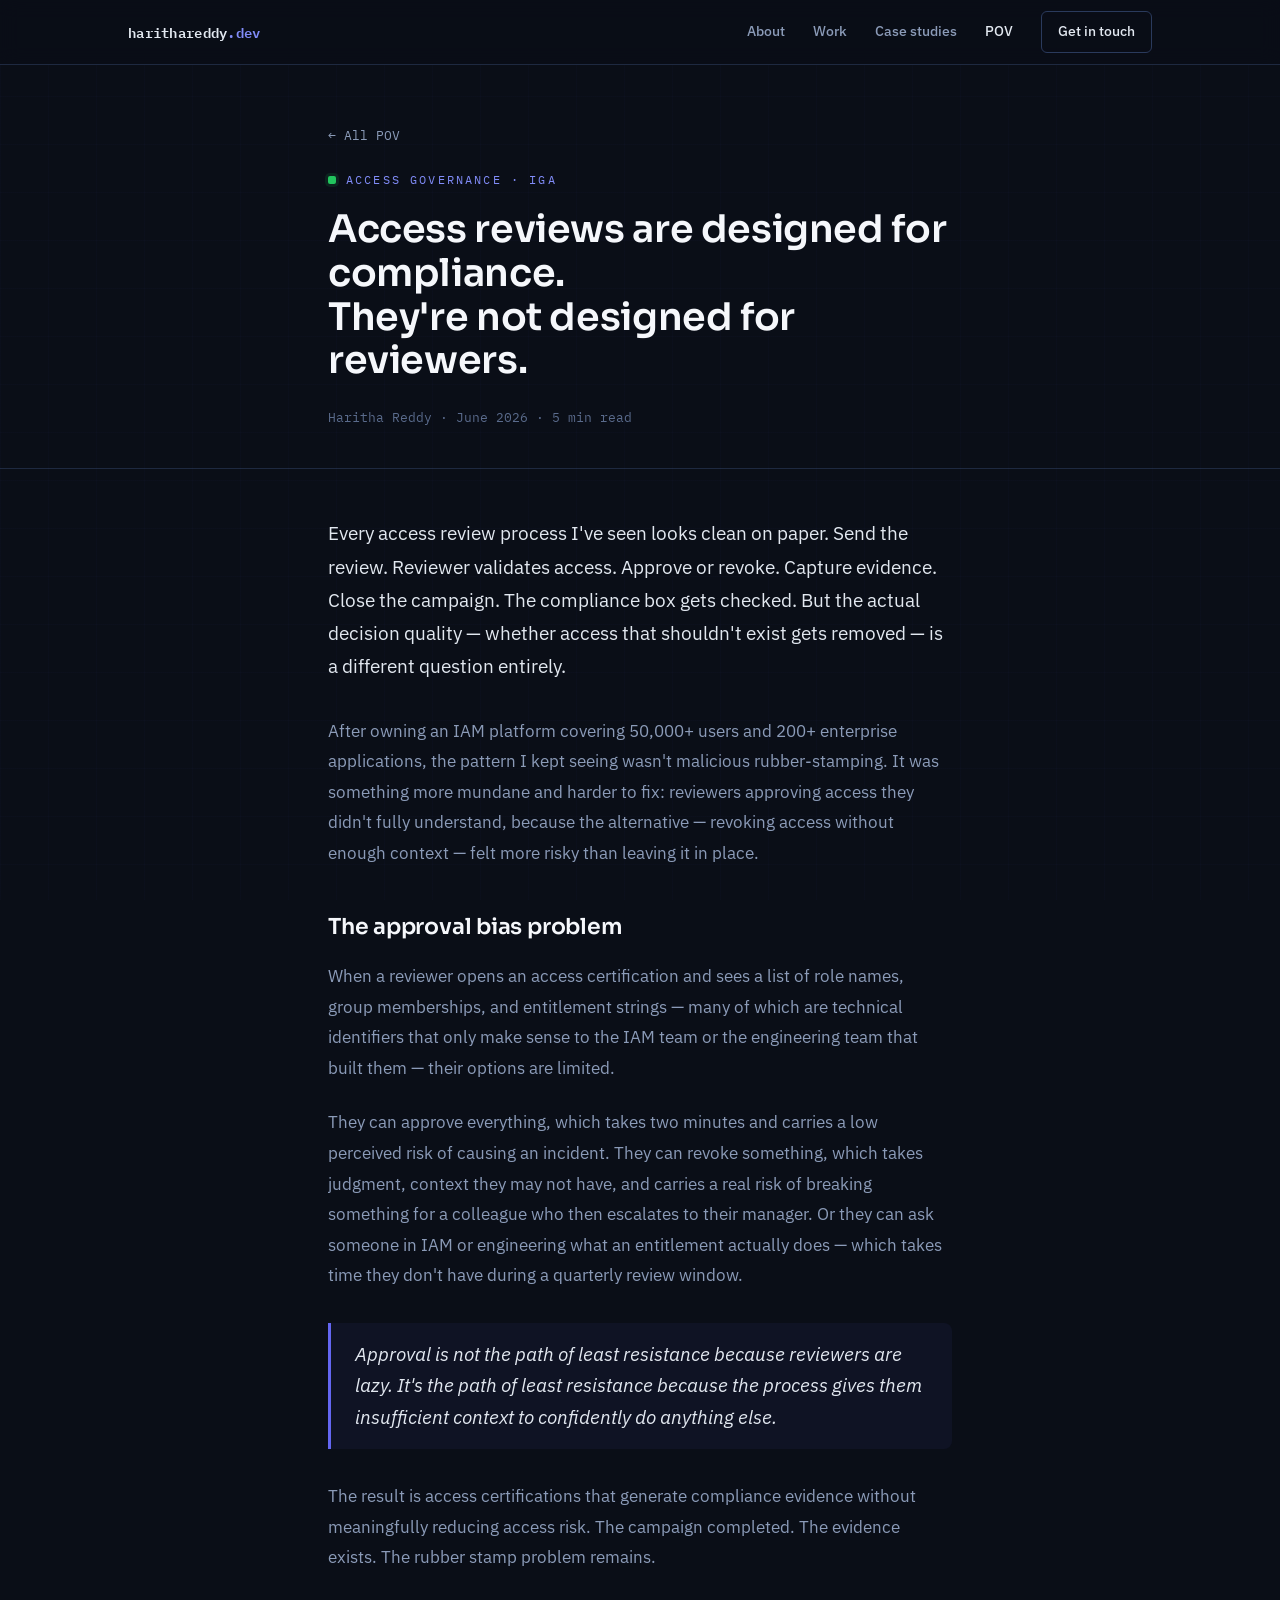
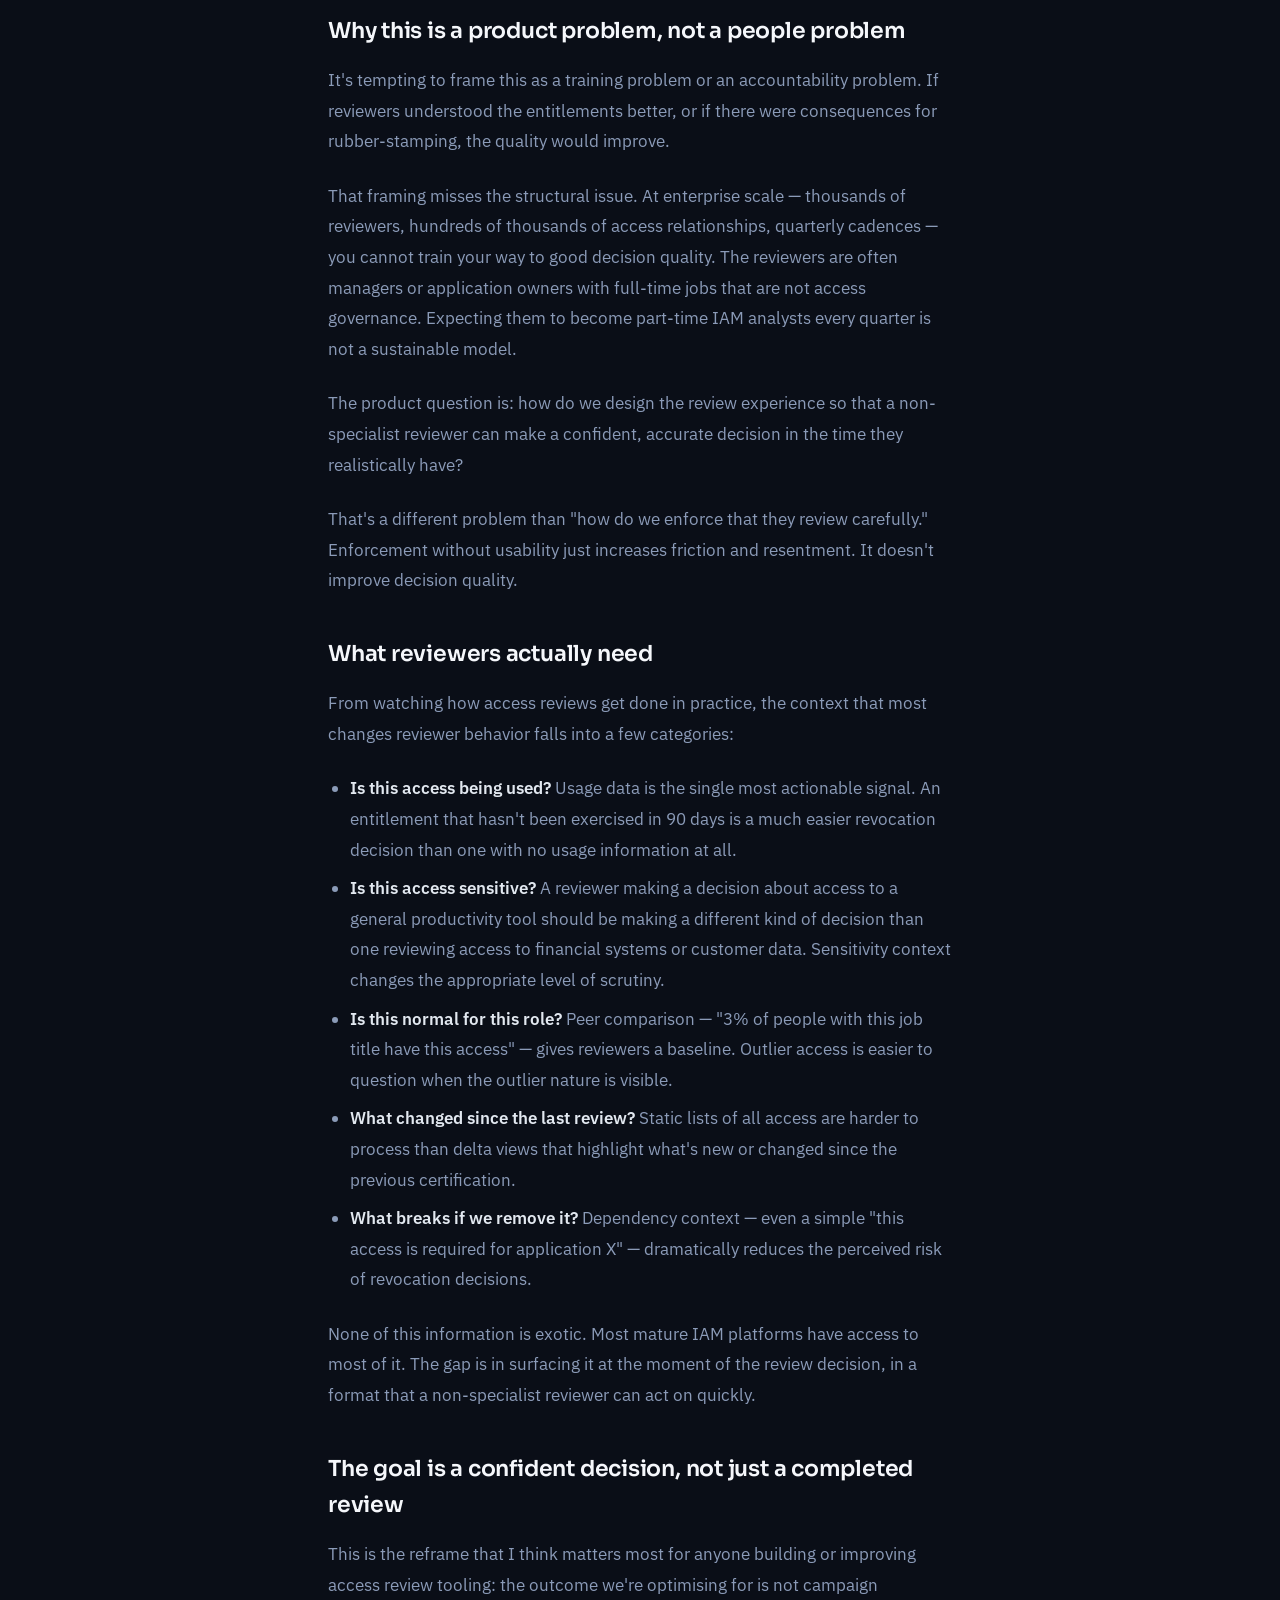
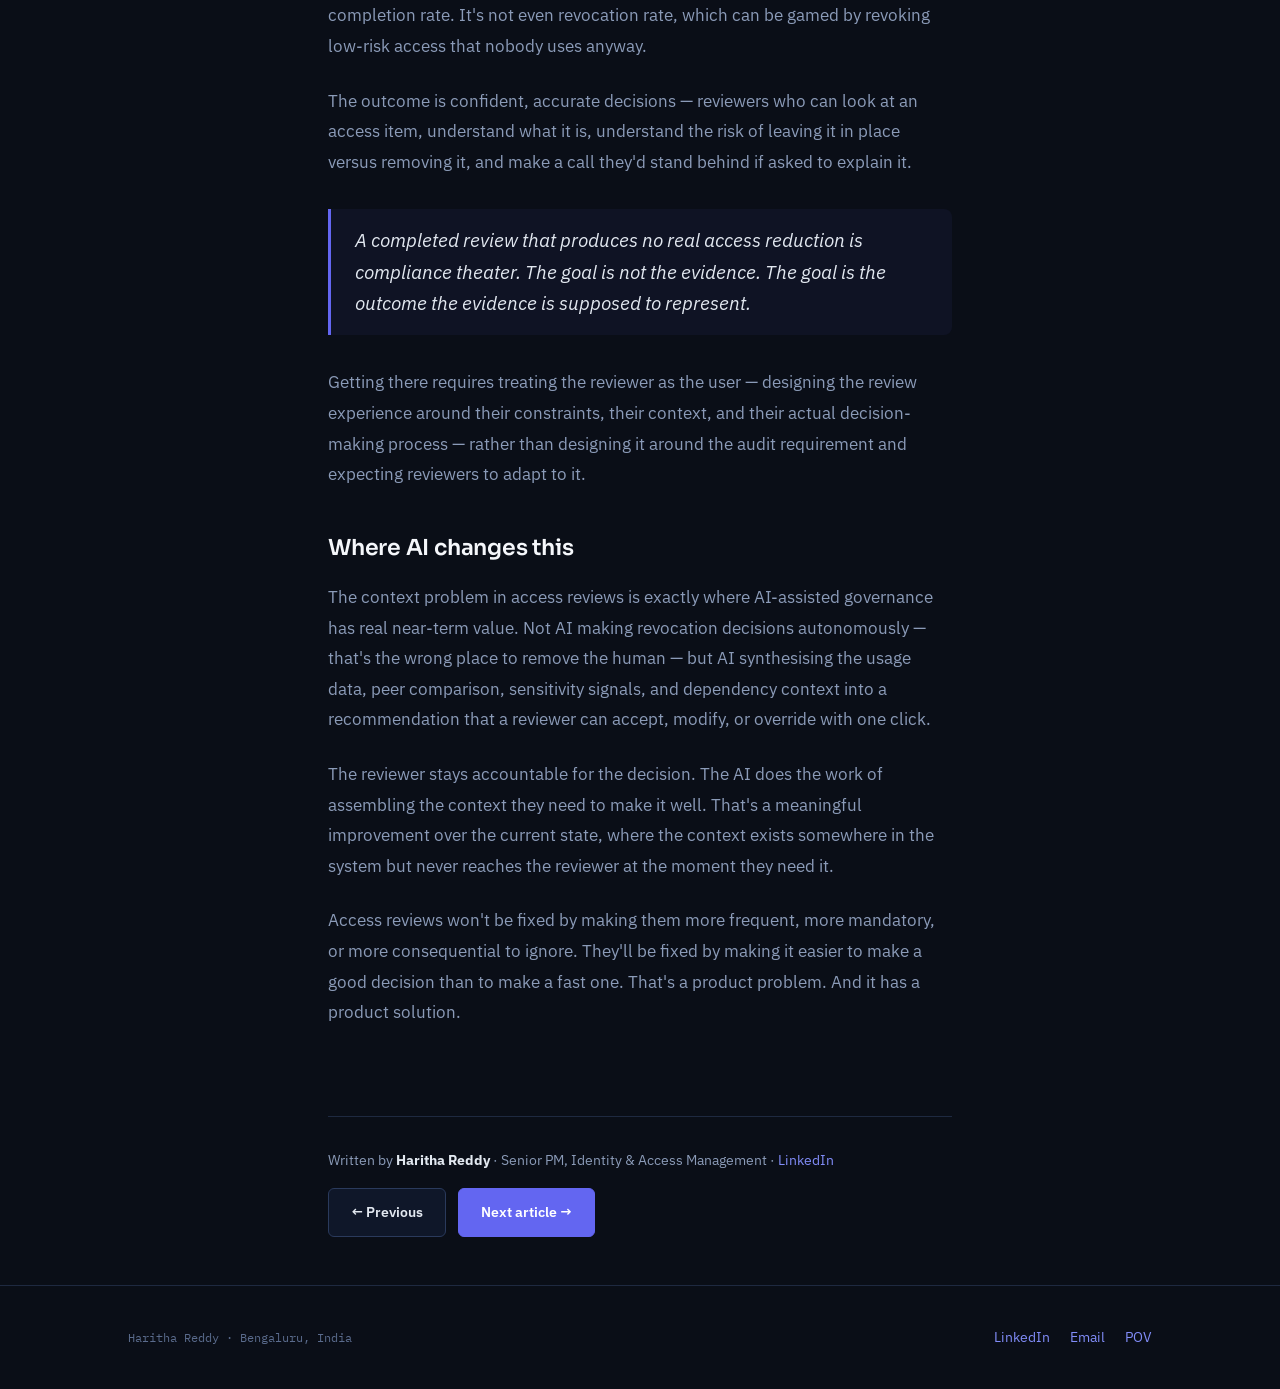
<file: post-access-reviews.html>
<!DOCTYPE html>
<html lang="en">
<head>
<meta charset="UTF-8" />
<meta name="viewport" content="width=device-width, initial-scale=1.0" />
<title>Access reviews are designed for compliance. They're not designed for reviewers. — Haritha Reddy</title>
<link rel="preconnect" href="https://fonts.googleapis.com">
<link rel="preconnect" href="https://fonts.gstatic.com" crossorigin>
<link href="https://fonts.googleapis.com/css2?family=Sora:wght@500;600;700&family=IBM+Plex+Sans:wght@400;500;600&family=IBM+Plex+Mono:wght@400;500;600&display=swap" rel="stylesheet">
<link rel="stylesheet" href="styles.css">
<style>
  .article-wrap {
    max-width: 680px;
    margin: 0 auto;
    padding: 0 28px;
    position: relative;
    z-index: 1;
  }
  .article-header {
    padding: 56px 0 40px;
    border-bottom: 1px solid var(--border);
  }
  .article-body {
    padding: 48px 0 64px;
  }
  .article-body p {
    font-size: 17px;
    line-height: 1.8;
    color: var(--text-dim);
    margin: 0 0 24px;
  }
  .article-body p.lead {
    font-size: 19px;
    color: var(--text);
    line-height: 1.75;
    margin-bottom: 32px;
  }
  .article-body h2 {
    font-size: 22px;
    margin: 40px 0 16px;
    color: #f5f7fb;
  }
  .article-body h3 {
    font-size: 17px;
    font-family: var(--font-mono);
    color: var(--accent-bright);
    text-transform: uppercase;
    letter-spacing: 0.08em;
    margin: 32px 0 12px;
  }
  .article-body ul {
    margin: 0 0 24px;
    padding-left: 22px;
    color: var(--text-dim);
    font-size: 17px;
    line-height: 1.8;
  }
  .article-body li { margin-bottom: 8px; }
  .article-body strong { color: var(--text); font-weight: 600; }
  .pullquote {
    border-left: 3px solid var(--accent);
    padding: 16px 24px;
    margin: 32px 0;
    background: rgba(99, 102, 241, 0.06);
    border-radius: 0 8px 8px 0;
    font-size: 19px;
    line-height: 1.65;
    color: var(--text);
    font-style: italic;
  }
  .article-footer {
    padding: 32px 0 48px;
    border-top: 1px solid var(--border);
    display: flex;
    justify-content: space-between;
    align-items: center;
    flex-wrap: wrap;
    gap: 16px;
  }
  .author-line {
    font-size: 14px;
    color: var(--text-dim);
  }
  .author-line strong { color: var(--text); }
</style>
</head>
<body>

<header class="site-nav">
  <div class="wrap">
    <div class="brand">harithareddy<span>.dev</span></div>
    <nav>
      <a href="about.html">About</a>
      <a href="index.html">Work</a>
      <a href="case-oncall.html">Case studies</a>
      <a href="blog.html" class="current">POV</a>
      <a href="mailto:harithareddy.c@gmail.com" class="cta">Get in touch</a>
    </nav>
  </div>
</header>

<div class="article-header">
  <div class="article-wrap">
    <a href="blog.html" style="font-family:var(--font-mono); font-size:13px; color:var(--text-dim); display:inline-block; margin-bottom:24px;">← All POV</a>
    <div class="eyebrow">Access Governance · IGA</div>
    <h1 style="font-size:38px; line-height:1.15; max-width:620px; margin-top:16px;">
      Access reviews are designed for compliance.<br>They're not designed for reviewers.
    </h1>
    <div style="margin-top:24px; font-family:var(--font-mono); font-size:13px; color:var(--text-faint);">
      Haritha Reddy · June 2026 · 5 min read
    </div>
  </div>
</div>

<div class="article-body">
  <div class="article-wrap">

    <p class="lead">
      Every access review process I've seen looks clean on paper. Send the review. Reviewer validates
      access. Approve or revoke. Capture evidence. Close the campaign. The compliance box gets checked.
      But the actual decision quality — whether access that shouldn't exist gets removed — is a
      different question entirely.
    </p>

    <p>
      After owning an IAM platform covering 50,000+ users and 200+ enterprise applications, the
      pattern I kept seeing wasn't malicious rubber-stamping. It was something more mundane and
      harder to fix: reviewers approving access they didn't fully understand, because the alternative —
      revoking access without enough context — felt more risky than leaving it in place.
    </p>

    <h2>The approval bias problem</h2>

    <p>
      When a reviewer opens an access certification and sees a list of role names, group memberships,
      and entitlement strings — many of which are technical identifiers that only make sense to the
      IAM team or the engineering team that built them — their options are limited.
    </p>

    <p>
      They can approve everything, which takes two minutes and carries a low perceived risk of causing
      an incident. They can revoke something, which takes judgment, context they may not have, and
      carries a real risk of breaking something for a colleague who then escalates to their manager.
      Or they can ask someone in IAM or engineering what an entitlement actually does — which takes
      time they don't have during a quarterly review window.
    </p>

    <div class="pullquote">
      Approval is not the path of least resistance because reviewers are lazy. It's the path of
      least resistance because the process gives them insufficient context to confidently do anything else.
    </div>

    <p>
      The result is access certifications that generate compliance evidence without meaningfully
      reducing access risk. The campaign completed. The evidence exists. The rubber stamp problem
      remains.
    </p>

    <h2>Why this is a product problem, not a people problem</h2>

    <p>
      It's tempting to frame this as a training problem or an accountability problem. If reviewers
      understood the entitlements better, or if there were consequences for rubber-stamping, the
      quality would improve.
    </p>

    <p>
      That framing misses the structural issue. At enterprise scale — thousands of reviewers,
      hundreds of thousands of access relationships, quarterly cadences — you cannot train your
      way to good decision quality. The reviewers are often managers or application owners with
      full-time jobs that are not access governance. Expecting them to become part-time IAM
      analysts every quarter is not a sustainable model.
    </p>

    <p>
      The product question is: how do we design the review experience so that a non-specialist
      reviewer can make a confident, accurate decision in the time they realistically have?
    </p>

    <p>
      That's a different problem than "how do we enforce that they review carefully." Enforcement
      without usability just increases friction and resentment. It doesn't improve decision quality.
    </p>

    <h2>What reviewers actually need</h2>

    <p>
      From watching how access reviews get done in practice, the context that most changes reviewer
      behavior falls into a few categories:
    </p>

    <ul>
      <li><strong>Is this access being used?</strong> Usage data is the single most actionable signal. An entitlement that hasn't been exercised in 90 days is a much easier revocation decision than one with no usage information at all.</li>
      <li><strong>Is this access sensitive?</strong> A reviewer making a decision about access to a general productivity tool should be making a different kind of decision than one reviewing access to financial systems or customer data. Sensitivity context changes the appropriate level of scrutiny.</li>
      <li><strong>Is this normal for this role?</strong> Peer comparison — "3% of people with this job title have this access" — gives reviewers a baseline. Outlier access is easier to question when the outlier nature is visible.</li>
      <li><strong>What changed since the last review?</strong> Static lists of all access are harder to process than delta views that highlight what's new or changed since the previous certification.</li>
      <li><strong>What breaks if we remove it?</strong> Dependency context — even a simple "this access is required for application X" — dramatically reduces the perceived risk of revocation decisions.</li>
    </ul>

    <p>
      None of this information is exotic. Most mature IAM platforms have access to most of it.
      The gap is in surfacing it at the moment of the review decision, in a format that a
      non-specialist reviewer can act on quickly.
    </p>

    <h2>The goal is a confident decision, not just a completed review</h2>

    <p>
      This is the reframe that I think matters most for anyone building or improving access review
      tooling: the outcome we're optimising for is not campaign completion rate. It's not even
      revocation rate, which can be gamed by revoking low-risk access that nobody uses anyway.
    </p>

    <p>
      The outcome is confident, accurate decisions — reviewers who can look at an access item,
      understand what it is, understand the risk of leaving it in place versus removing it, and
      make a call they'd stand behind if asked to explain it.
    </p>

    <div class="pullquote">
      A completed review that produces no real access reduction is compliance theater.
      The goal is not the evidence. The goal is the outcome the evidence is supposed to represent.
    </div>

    <p>
      Getting there requires treating the reviewer as the user — designing the review experience
      around their constraints, their context, and their actual decision-making process — rather
      than designing it around the audit requirement and expecting reviewers to adapt to it.
    </p>

    <h2>Where AI changes this</h2>

    <p>
      The context problem in access reviews is exactly where AI-assisted governance has real
      near-term value. Not AI making revocation decisions autonomously — that's the wrong place
      to remove the human — but AI synthesising the usage data, peer comparison, sensitivity
      signals, and dependency context into a recommendation that a reviewer can accept, modify,
      or override with one click.
    </p>

    <p>
      The reviewer stays accountable for the decision. The AI does the work of assembling the
      context they need to make it well. That's a meaningful improvement over the current state,
      where the context exists somewhere in the system but never reaches the reviewer at the moment
      they need it.
    </p>

    <p>
      Access reviews won't be fixed by making them more frequent, more mandatory, or more
      consequential to ignore. They'll be fixed by making it easier to make a good decision than
      to make a fast one. That's a product problem. And it has a product solution.
    </p>

  </div>
</div>

<div class="article-wrap">
  <div class="article-footer">
    <div class="author-line">
      Written by <strong>Haritha Reddy</strong> · Senior PM, Identity & Access Management ·
      <a href="https://www.linkedin.com/in/haritha-reddy-chavva" target="_blank" rel="noopener">LinkedIn</a>
    </div>
    <div style="display:flex; gap:12px; flex-wrap:wrap;">
      <a href="post-nhi.html" class="btn">← Previous</a>
      <a href="post-ai-agents.html" class="btn primary">Next article →</a>
    </div>
  </div>
</div>

<footer class="site-footer">
  <div class="wrap">
    <div class="copy">Haritha Reddy · Bengaluru, India</div>
    <div class="links">
      <a href="https://www.linkedin.com/in/haritha-reddy-chavva" target="_blank" rel="noopener">LinkedIn</a>
      <a href="mailto:harithareddy.c@gmail.com">Email</a>
      <a href="blog.html">POV</a>
    </div>
  </div>
</footer>

</body>
</html>
</file>
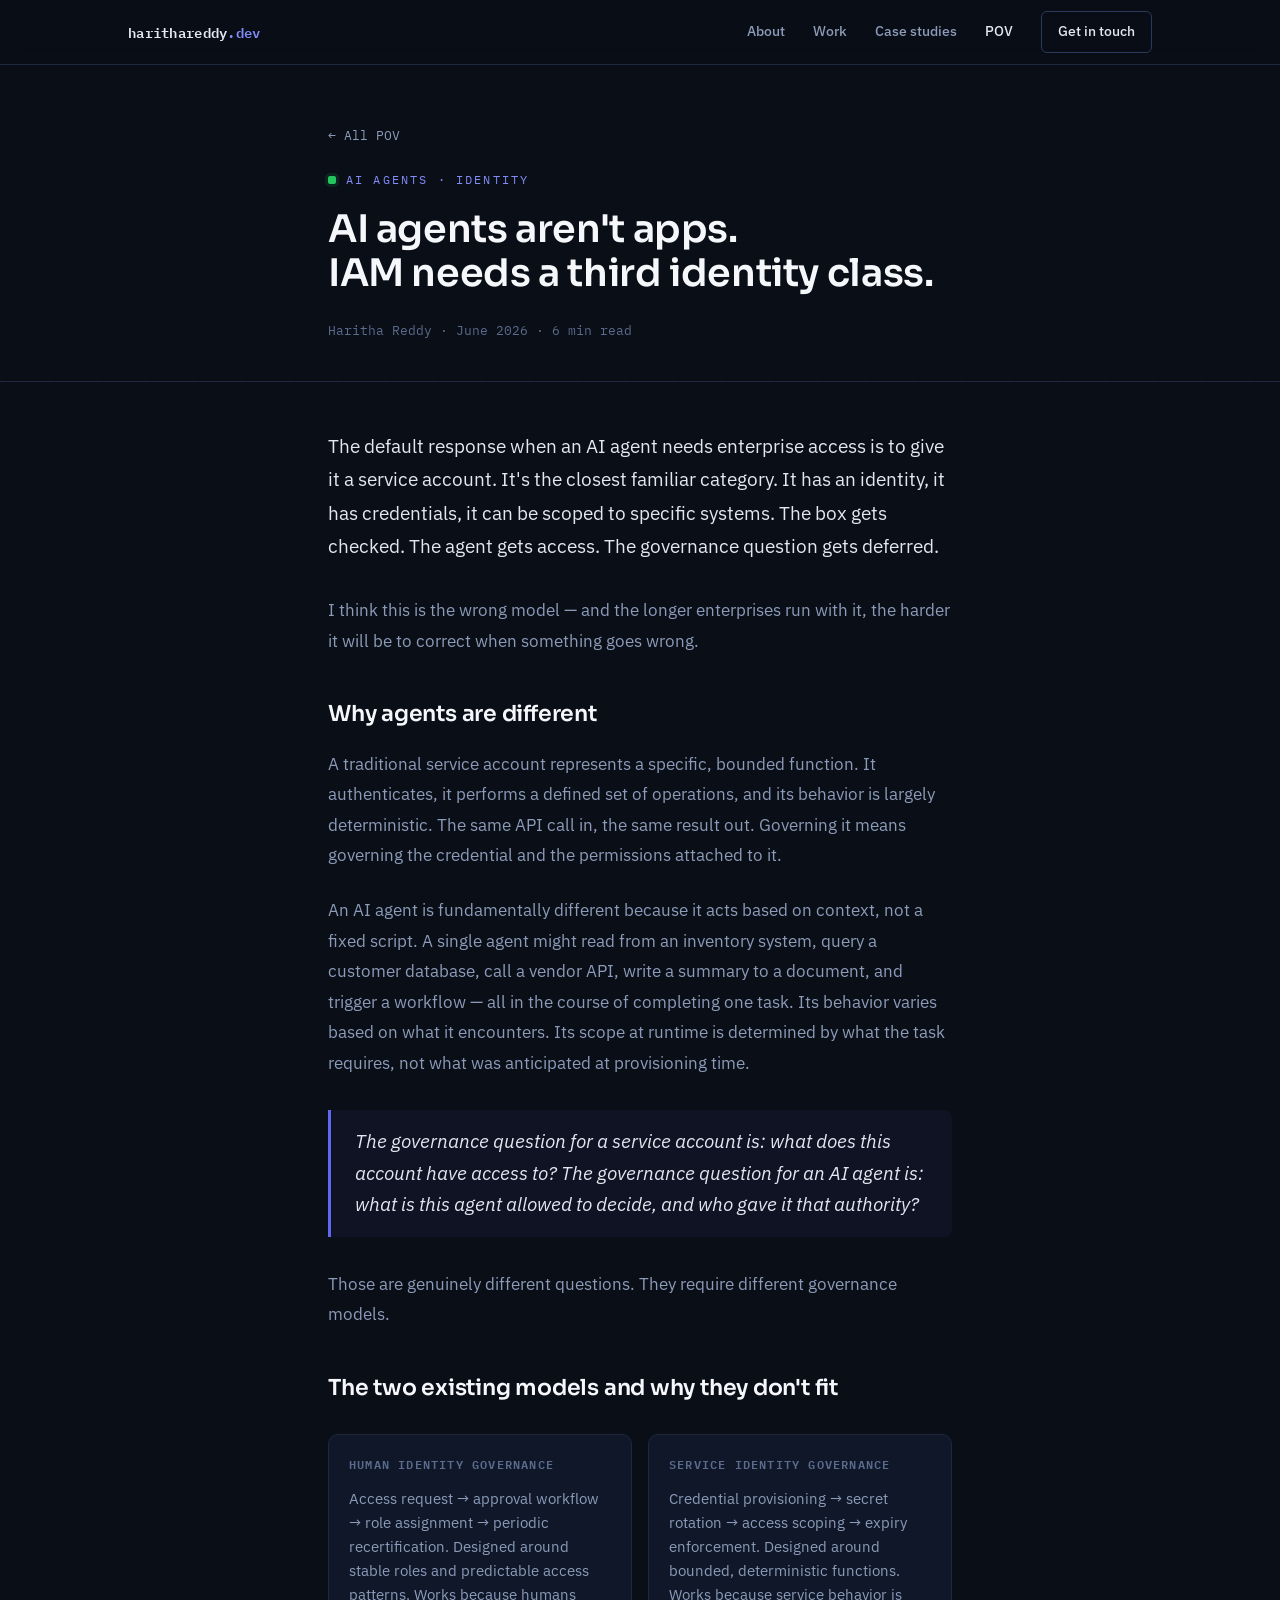
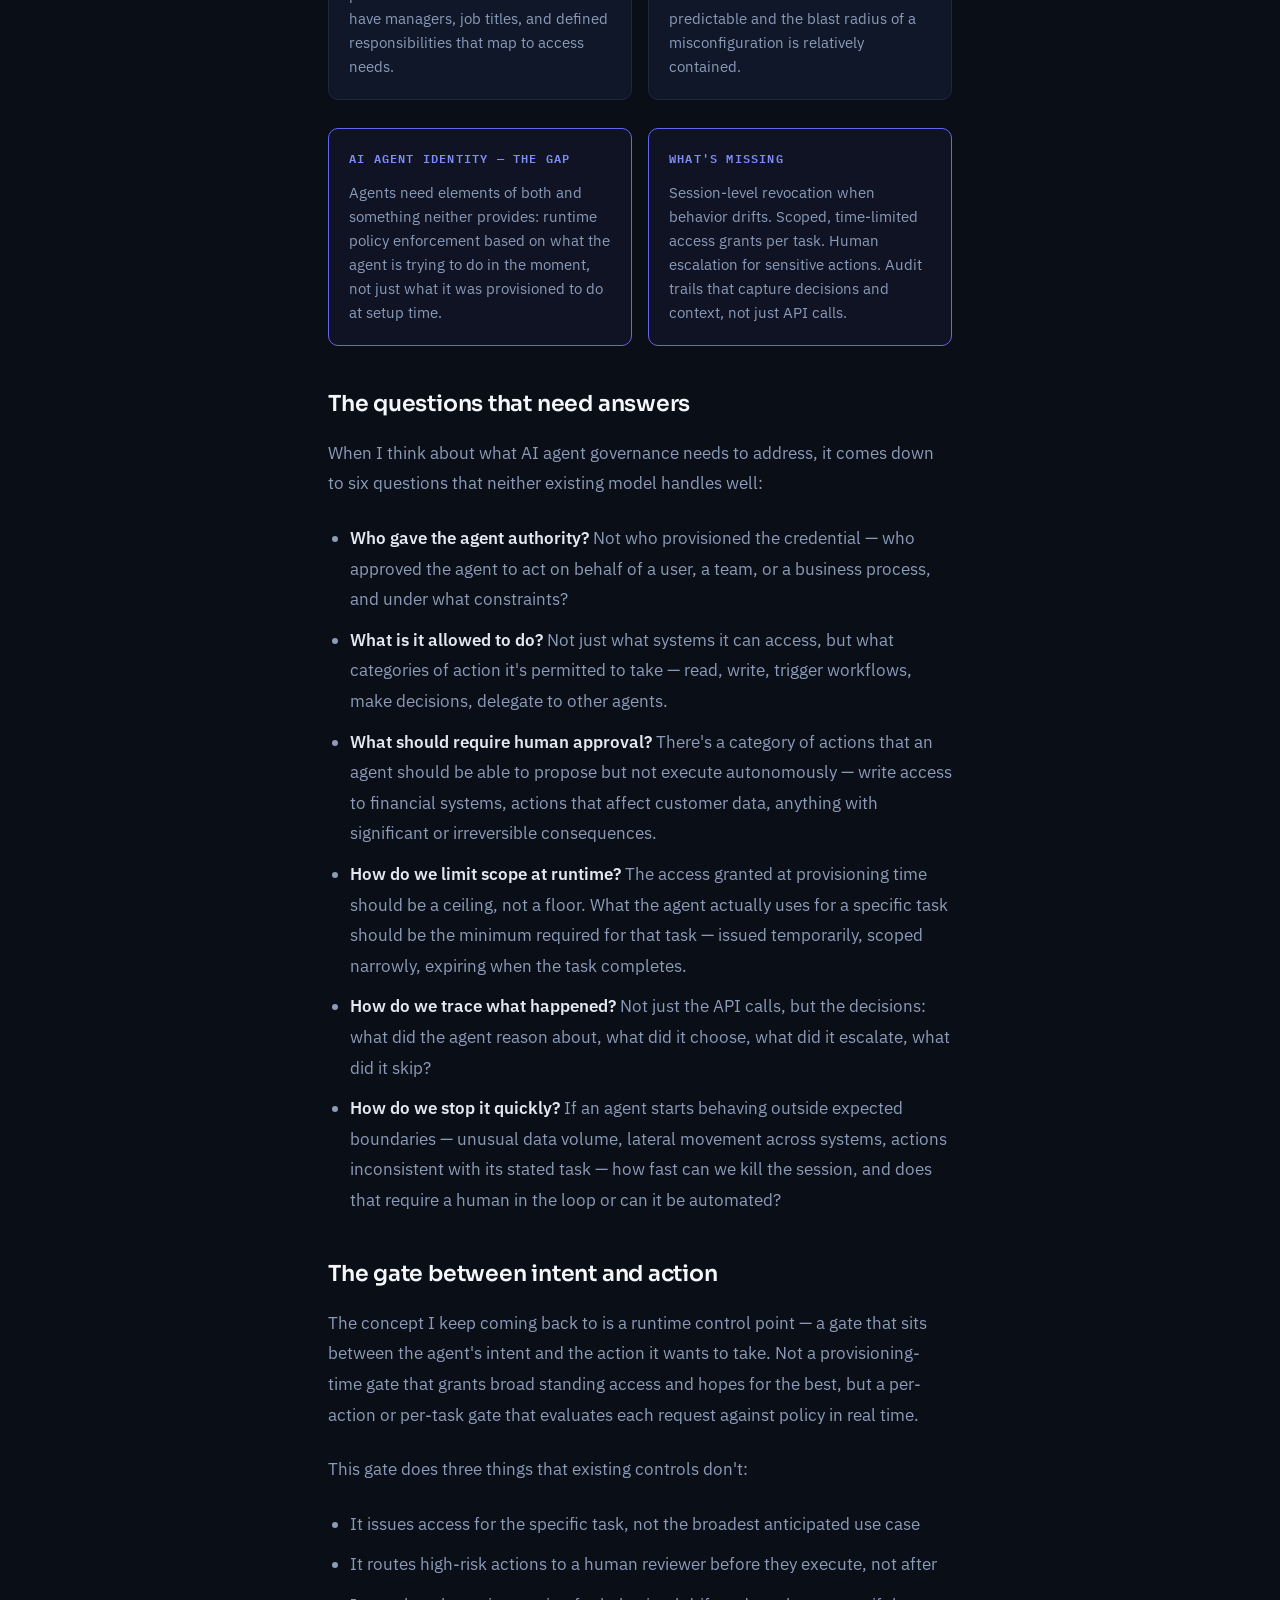
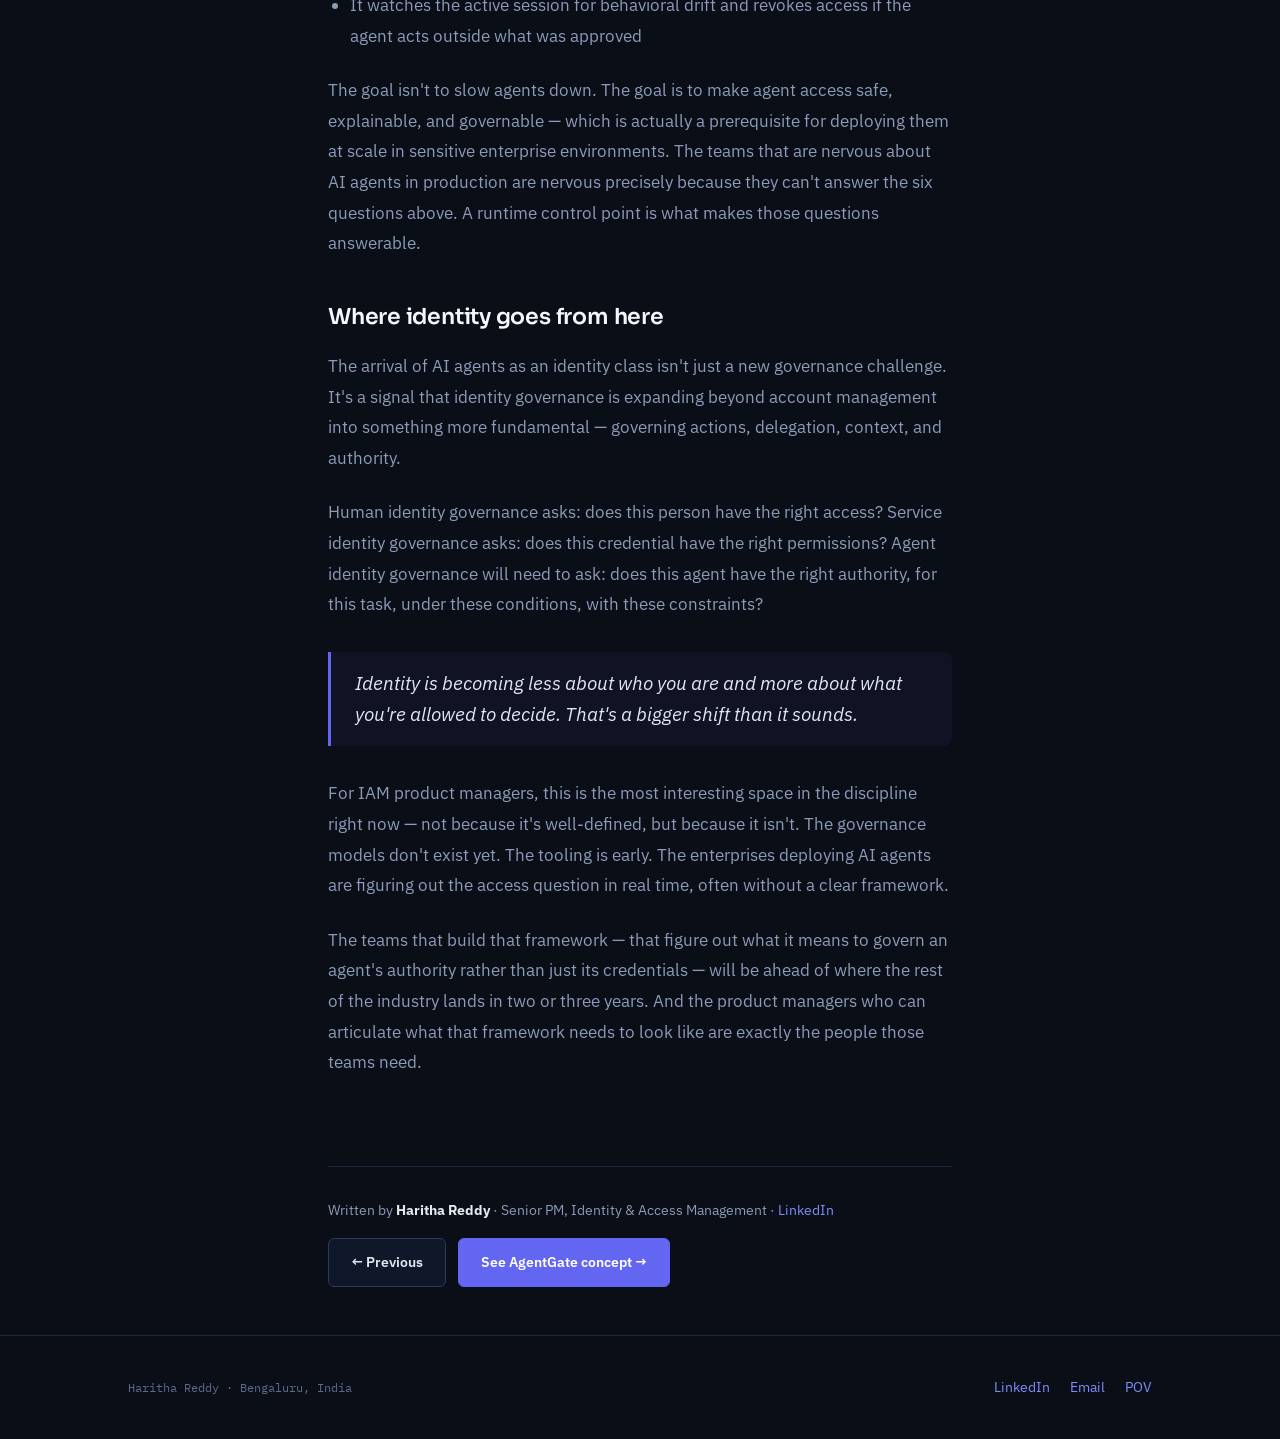
<file: post-ai-agents.html>
<!DOCTYPE html>
<html lang="en">
<head>
<meta charset="UTF-8" />
<meta name="viewport" content="width=device-width, initial-scale=1.0" />
<title>AI agents aren't apps. IAM needs a third identity class. — Haritha Reddy</title>
<link rel="preconnect" href="https://fonts.googleapis.com">
<link rel="preconnect" href="https://fonts.gstatic.com" crossorigin>
<link href="https://fonts.googleapis.com/css2?family=Sora:wght@500;600;700&family=IBM+Plex+Sans:wght@400;500;600&family=IBM+Plex+Mono:wght@400;500;600&display=swap" rel="stylesheet">
<link rel="stylesheet" href="styles.css">
<style>
  .article-wrap {
    max-width: 680px;
    margin: 0 auto;
    padding: 0 28px;
    position: relative;
    z-index: 1;
  }
  .article-header {
    padding: 56px 0 40px;
    border-bottom: 1px solid var(--border);
  }
  .article-body {
    padding: 48px 0 64px;
  }
  .article-body p {
    font-size: 17px;
    line-height: 1.8;
    color: var(--text-dim);
    margin: 0 0 24px;
  }
  .article-body p.lead {
    font-size: 19px;
    color: var(--text);
    line-height: 1.75;
    margin-bottom: 32px;
  }
  .article-body h2 {
    font-size: 22px;
    margin: 40px 0 16px;
    color: #f5f7fb;
  }
  .article-body ul {
    margin: 0 0 24px;
    padding-left: 22px;
    color: var(--text-dim);
    font-size: 17px;
    line-height: 1.8;
  }
  .article-body li { margin-bottom: 10px; }
  .article-body strong { color: var(--text); font-weight: 600; }
  .pullquote {
    border-left: 3px solid var(--accent);
    padding: 16px 24px;
    margin: 32px 0;
    background: rgba(99, 102, 241, 0.06);
    border-radius: 0 8px 8px 0;
    font-size: 19px;
    line-height: 1.65;
    color: var(--text);
    font-style: italic;
  }
  .compare-block {
    display: grid;
    grid-template-columns: 1fr 1fr;
    gap: 16px;
    margin: 28px 0;
  }
  .compare-card {
    border: 1px solid var(--border);
    border-radius: 10px;
    padding: 20px;
    background: var(--panel);
  }
  .compare-card h4 {
    font-family: var(--font-mono);
    font-size: 12px;
    text-transform: uppercase;
    letter-spacing: 0.1em;
    color: var(--text-faint);
    margin: 0 0 12px;
  }
  .compare-card p {
    font-size: 15px !important;
    margin: 0 !important;
    line-height: 1.6 !important;
  }
  .compare-card.highlight {
    border-color: var(--accent);
    background: rgba(99,102,241,0.06);
  }
  .compare-card.highlight h4 { color: var(--accent-bright); }
  .article-footer {
    padding: 32px 0 48px;
    border-top: 1px solid var(--border);
    display: flex;
    justify-content: space-between;
    align-items: center;
    flex-wrap: wrap;
    gap: 16px;
  }
  .author-line {
    font-size: 14px;
    color: var(--text-dim);
  }
  .author-line strong { color: var(--text); }
  @media (max-width: 600px) {
    .compare-block { grid-template-columns: 1fr; }
  }
</style>
</head>
<body>

<header class="site-nav">
  <div class="wrap">
    <div class="brand">harithareddy<span>.dev</span></div>
    <nav>
      <a href="about.html">About</a>
      <a href="index.html">Work</a>
      <a href="case-oncall.html">Case studies</a>
      <a href="blog.html" class="current">POV</a>
      <a href="mailto:harithareddy.c@gmail.com" class="cta">Get in touch</a>
    </nav>
  </div>
</header>

<div class="article-header">
  <div class="article-wrap">
    <a href="blog.html" style="font-family:var(--font-mono); font-size:13px; color:var(--text-dim); display:inline-block; margin-bottom:24px;">← All POV</a>
    <div class="eyebrow">AI Agents · Identity</div>
    <h1 style="font-size:38px; line-height:1.15; max-width:620px; margin-top:16px;">
      AI agents aren't apps.<br>IAM needs a third identity class.
    </h1>
    <div style="margin-top:24px; font-family:var(--font-mono); font-size:13px; color:var(--text-faint);">
      Haritha Reddy · June 2026 · 6 min read
    </div>
  </div>
</div>

<div class="article-body">
  <div class="article-wrap">

    <p class="lead">
      The default response when an AI agent needs enterprise access is to give it a service account.
      It's the closest familiar category. It has an identity, it has credentials, it can be scoped
      to specific systems. The box gets checked. The agent gets access. The governance question
      gets deferred.
    </p>

    <p>
      I think this is the wrong model — and the longer enterprises run with it, the harder it
      will be to correct when something goes wrong.
    </p>

    <h2>Why agents are different</h2>

    <p>
      A traditional service account represents a specific, bounded function. It authenticates,
      it performs a defined set of operations, and its behavior is largely deterministic. The same
      API call in, the same result out. Governing it means governing the credential and the
      permissions attached to it.
    </p>

    <p>
      An AI agent is fundamentally different because it acts based on context, not a fixed script.
      A single agent might read from an inventory system, query a customer database, call a vendor
      API, write a summary to a document, and trigger a workflow — all in the course of completing
      one task. Its behavior varies based on what it encounters. Its scope at runtime is determined
      by what the task requires, not what was anticipated at provisioning time.
    </p>

    <div class="pullquote">
      The governance question for a service account is: what does this account have access to?
      The governance question for an AI agent is: what is this agent allowed to decide, and who
      gave it that authority?
    </div>

    <p>
      Those are genuinely different questions. They require different governance models.
    </p>

    <h2>The two existing models and why they don't fit</h2>

    <div class="compare-block">
      <div class="compare-card">
        <h4>Human identity governance</h4>
        <p>Access request → approval workflow → role assignment → periodic recertification.
        Designed around stable roles and predictable access patterns. Works because humans
        have managers, job titles, and defined responsibilities that map to access needs.</p>
      </div>
      <div class="compare-card">
        <h4>Service identity governance</h4>
        <p>Credential provisioning → secret rotation → access scoping → expiry enforcement.
        Designed around bounded, deterministic functions. Works because service behavior
        is predictable and the blast radius of a misconfiguration is relatively contained.</p>
      </div>
    </div>

    <div class="compare-block">
      <div class="compare-card highlight">
        <h4>AI agent identity — the gap</h4>
        <p>Agents need elements of both and something neither provides: runtime policy
        enforcement based on what the agent is trying to do in the moment, not just
        what it was provisioned to do at setup time.</p>
      </div>
      <div class="compare-card highlight">
        <h4>What's missing</h4>
        <p>Session-level revocation when behavior drifts. Scoped, time-limited access grants
        per task. Human escalation for sensitive actions. Audit trails that capture decisions
        and context, not just API calls.</p>
      </div>
    </div>

    <h2>The questions that need answers</h2>

    <p>
      When I think about what AI agent governance needs to address, it comes down to six questions
      that neither existing model handles well:
    </p>

    <ul>
      <li><strong>Who gave the agent authority?</strong> Not who provisioned the credential — who approved the agent to act on behalf of a user, a team, or a business process, and under what constraints?</li>
      <li><strong>What is it allowed to do?</strong> Not just what systems it can access, but what categories of action it's permitted to take — read, write, trigger workflows, make decisions, delegate to other agents.</li>
      <li><strong>What should require human approval?</strong> There's a category of actions that an agent should be able to propose but not execute autonomously — write access to financial systems, actions that affect customer data, anything with significant or irreversible consequences.</li>
      <li><strong>How do we limit scope at runtime?</strong> The access granted at provisioning time should be a ceiling, not a floor. What the agent actually uses for a specific task should be the minimum required for that task — issued temporarily, scoped narrowly, expiring when the task completes.</li>
      <li><strong>How do we trace what happened?</strong> Not just the API calls, but the decisions: what did the agent reason about, what did it choose, what did it escalate, what did it skip?</li>
      <li><strong>How do we stop it quickly?</strong> If an agent starts behaving outside expected boundaries — unusual data volume, lateral movement across systems, actions inconsistent with its stated task — how fast can we kill the session, and does that require a human in the loop or can it be automated?</li>
    </ul>

    <h2>The gate between intent and action</h2>

    <p>
      The concept I keep coming back to is a runtime control point — a gate that sits between
      the agent's intent and the action it wants to take. Not a provisioning-time gate that
      grants broad standing access and hopes for the best, but a per-action or per-task gate
      that evaluates each request against policy in real time.
    </p>

    <p>
      This gate does three things that existing controls don't:
    </p>

    <ul>
      <li>It issues access for the specific task, not the broadest anticipated use case</li>
      <li>It routes high-risk actions to a human reviewer before they execute, not after</li>
      <li>It watches the active session for behavioral drift and revokes access if the agent acts outside what was approved</li>
    </ul>

    <p>
      The goal isn't to slow agents down. The goal is to make agent access safe, explainable,
      and governable — which is actually a prerequisite for deploying them at scale in sensitive
      enterprise environments. The teams that are nervous about AI agents in production are
      nervous precisely because they can't answer the six questions above. A runtime control
      point is what makes those questions answerable.
    </p>

    <h2>Where identity goes from here</h2>

    <p>
      The arrival of AI agents as an identity class isn't just a new governance challenge.
      It's a signal that identity governance is expanding beyond account management into
      something more fundamental — governing actions, delegation, context, and authority.
    </p>

    <p>
      Human identity governance asks: does this person have the right access?
      Service identity governance asks: does this credential have the right permissions?
      Agent identity governance will need to ask: does this agent have the right authority,
      for this task, under these conditions, with these constraints?
    </p>

    <div class="pullquote">
      Identity is becoming less about who you are and more about what you're allowed to
      decide. That's a bigger shift than it sounds.
    </div>

    <p>
      For IAM product managers, this is the most interesting space in the discipline right now —
      not because it's well-defined, but because it isn't. The governance models don't exist yet.
      The tooling is early. The enterprises deploying AI agents are figuring out the access
      question in real time, often without a clear framework.
    </p>

    <p>
      The teams that build that framework — that figure out what it means to govern an agent's
      authority rather than just its credentials — will be ahead of where the rest of the
      industry lands in two or three years. And the product managers who can articulate
      what that framework needs to look like are exactly the people those teams need.
    </p>

  </div>
</div>

<div class="article-wrap">
  <div class="article-footer">
    <div class="author-line">
      Written by <strong>Haritha Reddy</strong> · Senior PM, Identity & Access Management ·
      <a href="https://www.linkedin.com/in/haritha-reddy-chavva" target="_blank" rel="noopener">LinkedIn</a>
    </div>
    <div style="display:flex; gap:12px; flex-wrap:wrap;">
      <a href="post-access-reviews.html" class="btn">← Previous</a>
      <a href="case-agentgate.html" class="btn primary">See AgentGate concept →</a>
    </div>
  </div>
</div>

<footer class="site-footer">
  <div class="wrap">
    <div class="copy">Haritha Reddy · Bengaluru, India</div>
    <div class="links">
      <a href="https://www.linkedin.com/in/haritha-reddy-chavva" target="_blank" rel="noopener">LinkedIn</a>
      <a href="mailto:harithareddy.c@gmail.com">Email</a>
      <a href="blog.html">POV</a>
    </div>
  </div>
</footer>

</body>
</html>
</file>
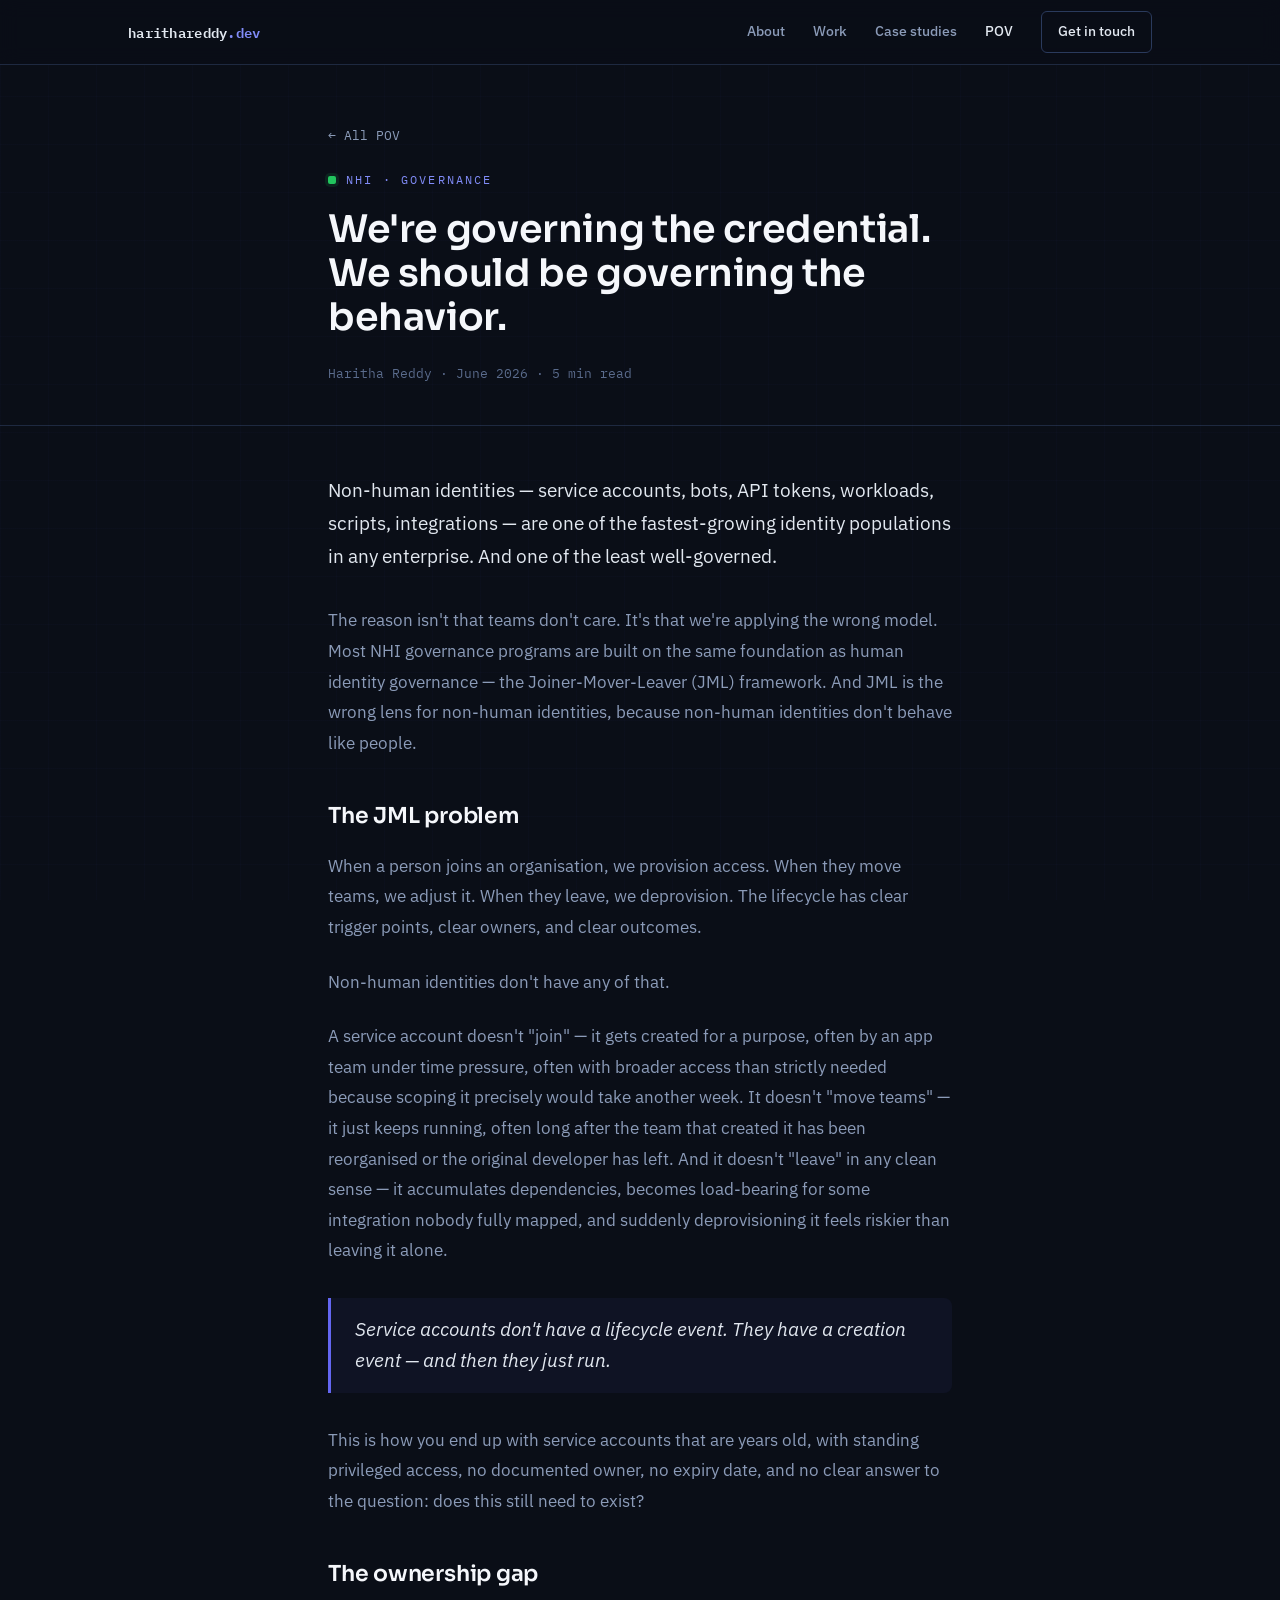
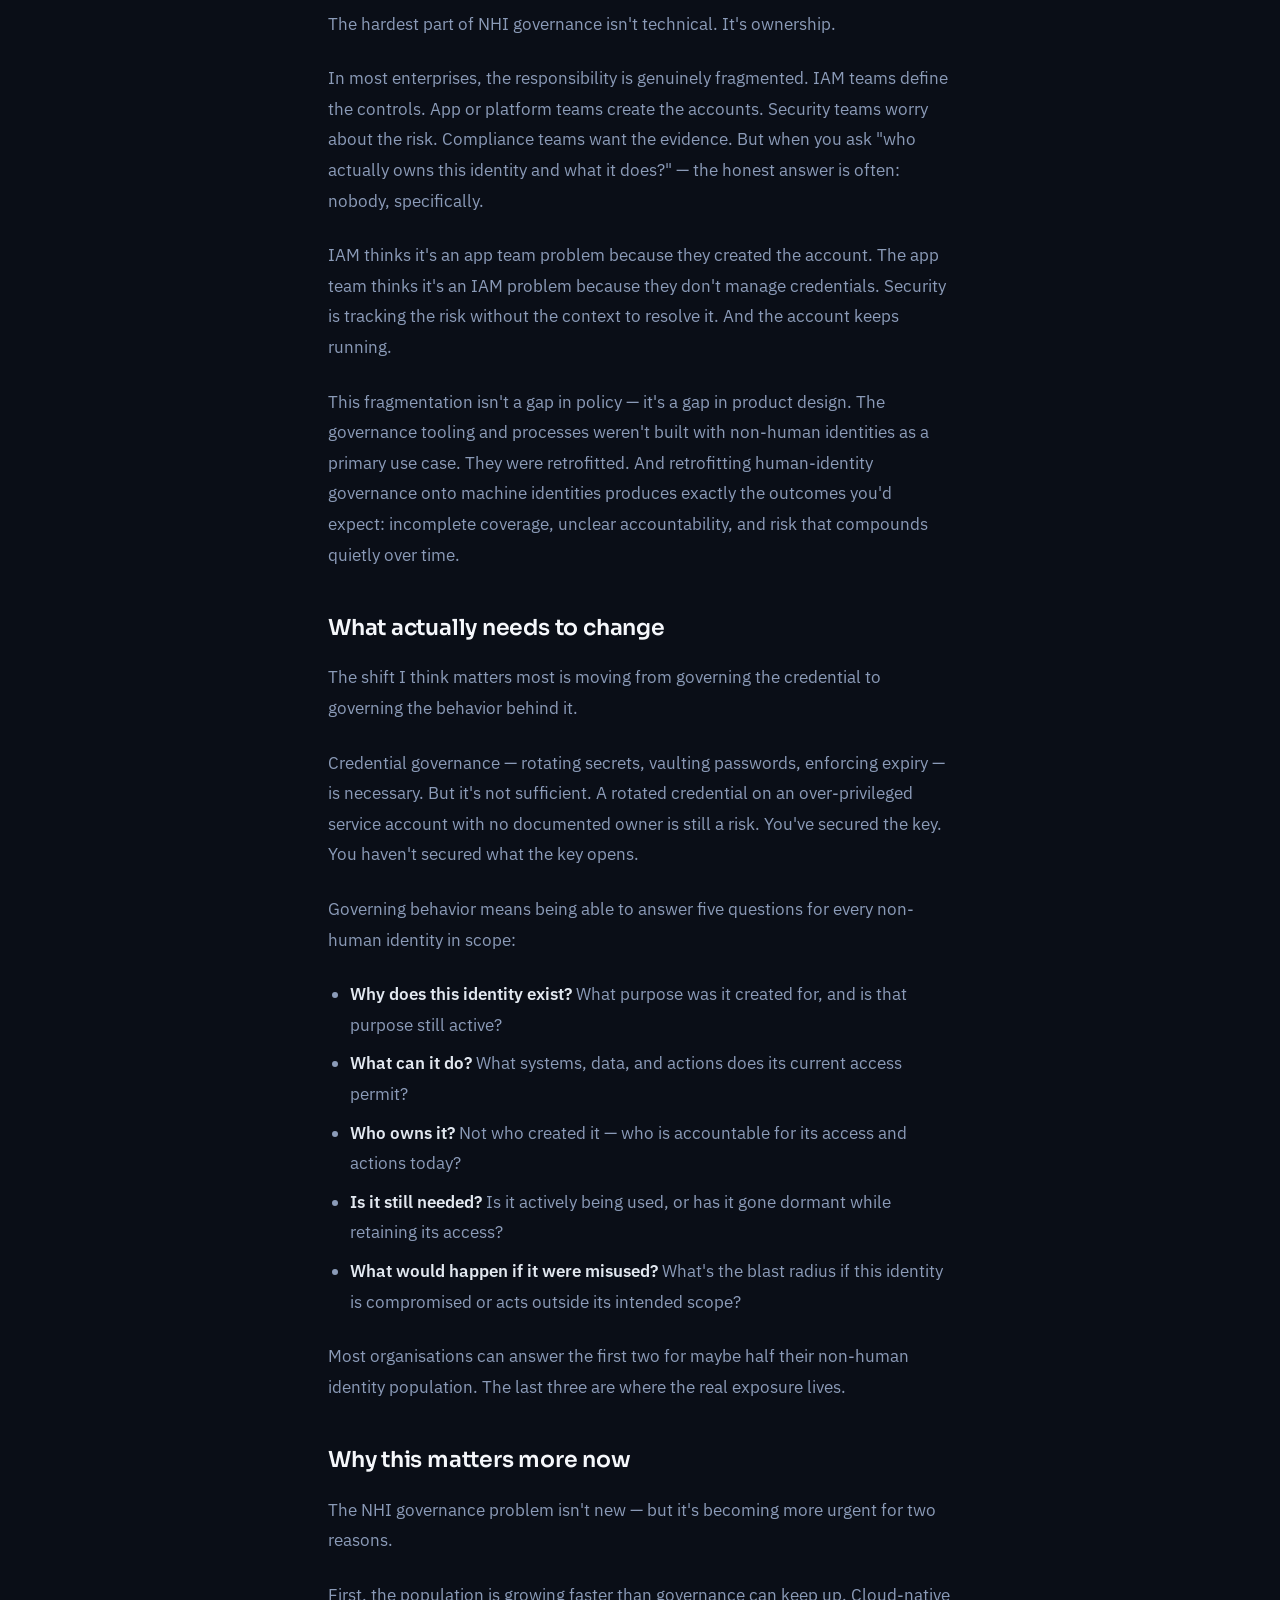
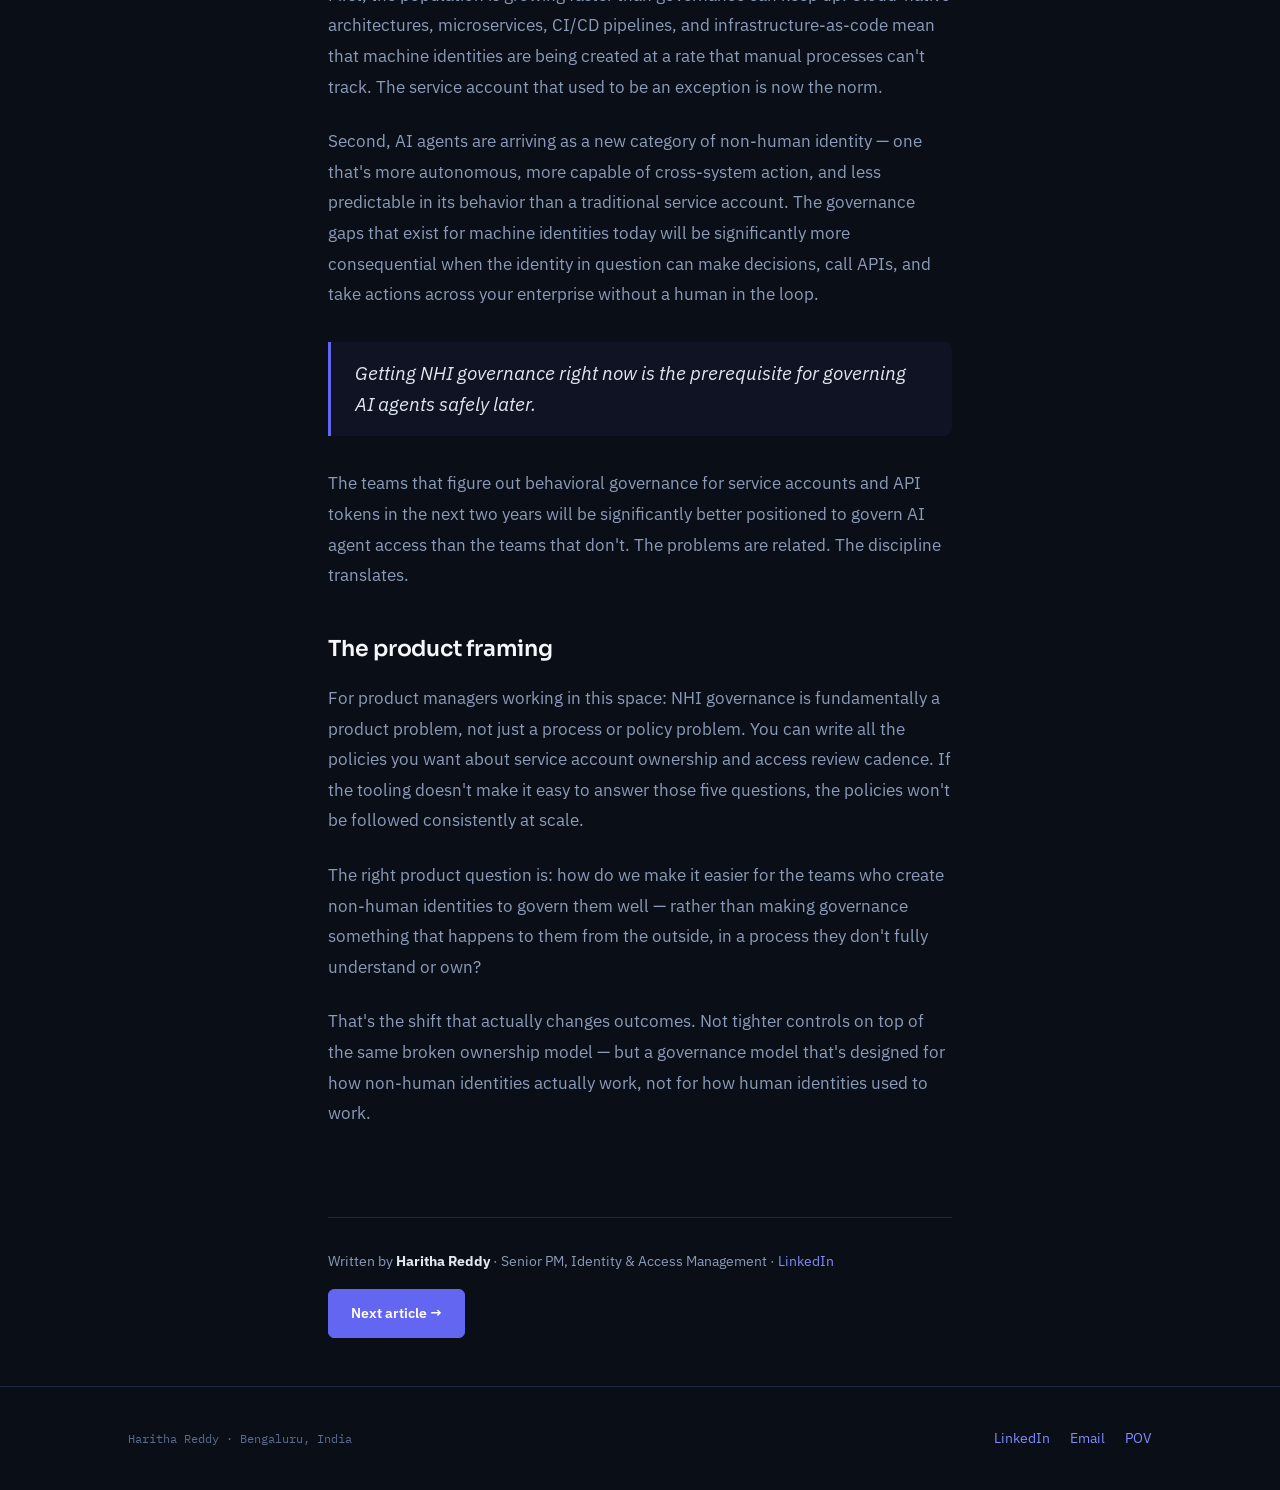
<file: post-nhi.html>
<!DOCTYPE html>
<html lang="en">
<head>
<meta charset="UTF-8" />
<meta name="viewport" content="width=device-width, initial-scale=1.0" />
<title>We're governing the credential. We should be governing the behavior. — Haritha Reddy</title>
<link rel="preconnect" href="https://fonts.googleapis.com">
<link rel="preconnect" href="https://fonts.gstatic.com" crossorigin>
<link href="https://fonts.googleapis.com/css2?family=Sora:wght@500;600;700&family=IBM+Plex+Sans:wght@400;500;600&family=IBM+Plex+Mono:wght@400;500;600&display=swap" rel="stylesheet">
<link rel="stylesheet" href="styles.css">
<style>
  .article-wrap {
    max-width: 680px;
    margin: 0 auto;
    padding: 0 28px;
    position: relative;
    z-index: 1;
  }
  .article-header {
    padding: 56px 0 40px;
    border-bottom: 1px solid var(--border);
  }
  .article-body {
    padding: 48px 0 64px;
  }
  .article-body p {
    font-size: 17px;
    line-height: 1.8;
    color: var(--text-dim);
    margin: 0 0 24px;
  }
  .article-body p.lead {
    font-size: 19px;
    color: var(--text);
    line-height: 1.75;
    margin-bottom: 32px;
  }
  .article-body h2 {
    font-size: 22px;
    margin: 40px 0 16px;
    color: #f5f7fb;
  }
  .article-body h3 {
    font-size: 17px;
    font-family: var(--font-mono);
    color: var(--accent-bright);
    text-transform: uppercase;
    letter-spacing: 0.08em;
    margin: 32px 0 12px;
  }
  .article-body ul {
    margin: 0 0 24px;
    padding-left: 22px;
    color: var(--text-dim);
    font-size: 17px;
    line-height: 1.8;
  }
  .article-body li { margin-bottom: 8px; }
  .article-body strong { color: var(--text); font-weight: 600; }
  .pullquote {
    border-left: 3px solid var(--accent);
    padding: 16px 24px;
    margin: 32px 0;
    background: rgba(99, 102, 241, 0.06);
    border-radius: 0 8px 8px 0;
    font-size: 19px;
    line-height: 1.65;
    color: var(--text);
    font-style: italic;
  }
  .article-footer {
    padding: 32px 0 48px;
    border-top: 1px solid var(--border);
    display: flex;
    justify-content: space-between;
    align-items: center;
    flex-wrap: wrap;
    gap: 16px;
  }
  .author-line {
    font-size: 14px;
    color: var(--text-dim);
  }
  .author-line strong { color: var(--text); }
</style>
</head>
<body>

<header class="site-nav">
  <div class="wrap">
    <div class="brand">harithareddy<span>.dev</span></div>
    <nav>
      <a href="about.html">About</a>
      <a href="index.html">Work</a>
      <a href="case-oncall.html">Case studies</a>
      <a href="blog.html" class="current">POV</a>
      <a href="mailto:harithareddy.c@gmail.com" class="cta">Get in touch</a>
    </nav>
  </div>
</header>

<div class="article-header">
  <div class="article-wrap">
    <a href="blog.html" style="font-family:var(--font-mono); font-size:13px; color:var(--text-dim); display:inline-block; margin-bottom:24px;">← All POV</a>
    <div class="eyebrow">NHI · Governance</div>
    <h1 style="font-size:38px; line-height:1.15; max-width:620px; margin-top:16px;">
      We're governing the credential.<br>We should be governing the behavior.
    </h1>
    <div style="margin-top:24px; font-family:var(--font-mono); font-size:13px; color:var(--text-faint);">
      Haritha Reddy · June 2026 · 5 min read
    </div>
  </div>
</div>

<div class="article-body">
  <div class="article-wrap">

    <p class="lead">
      Non-human identities — service accounts, bots, API tokens, workloads, scripts, integrations —
      are one of the fastest-growing identity populations in any enterprise. And one of the least
      well-governed.
    </p>

    <p>
      The reason isn't that teams don't care. It's that we're applying the wrong model.
      Most NHI governance programs are built on the same foundation as human identity governance —
      the Joiner-Mover-Leaver (JML) framework. And JML is the wrong lens for non-human identities,
      because non-human identities don't behave like people.
    </p>

    <h2>The JML problem</h2>

    <p>
      When a person joins an organisation, we provision access. When they move teams, we adjust it.
      When they leave, we deprovision. The lifecycle has clear trigger points, clear owners, and
      clear outcomes.
    </p>

    <p>
      Non-human identities don't have any of that.
    </p>

    <p>
      A service account doesn't "join" — it gets created for a purpose, often by an app team under
      time pressure, often with broader access than strictly needed because scoping it precisely would
      take another week. It doesn't "move teams" — it just keeps running, often long after the team
      that created it has been reorganised or the original developer has left. And it doesn't "leave"
      in any clean sense — it accumulates dependencies, becomes load-bearing for some integration
      nobody fully mapped, and suddenly deprovisioning it feels riskier than leaving it alone.
    </p>

    <div class="pullquote">
      Service accounts don't have a lifecycle event. They have a creation event — and then they just run.
    </div>

    <p>
      This is how you end up with service accounts that are years old, with standing privileged access,
      no documented owner, no expiry date, and no clear answer to the question: does this still need to exist?
    </p>

    <h2>The ownership gap</h2>

    <p>
      The hardest part of NHI governance isn't technical. It's ownership.
    </p>

    <p>
      In most enterprises, the responsibility is genuinely fragmented. IAM teams define the controls.
      App or platform teams create the accounts. Security teams worry about the risk. Compliance teams
      want the evidence. But when you ask "who actually owns this identity and what it does?" — the
      honest answer is often: nobody, specifically.
    </p>

    <p>
      IAM thinks it's an app team problem because they created the account. The app team thinks it's
      an IAM problem because they don't manage credentials. Security is tracking the risk without the
      context to resolve it. And the account keeps running.
    </p>

    <p>
      This fragmentation isn't a gap in policy — it's a gap in product design. The governance tooling
      and processes weren't built with non-human identities as a primary use case. They were retrofitted.
      And retrofitting human-identity governance onto machine identities produces exactly the outcomes
      you'd expect: incomplete coverage, unclear accountability, and risk that compounds quietly over time.
    </p>

    <h2>What actually needs to change</h2>

    <p>
      The shift I think matters most is moving from governing the credential to governing the behavior
      behind it.
    </p>

    <p>
      Credential governance — rotating secrets, vaulting passwords, enforcing expiry — is necessary.
      But it's not sufficient. A rotated credential on an over-privileged service account with no
      documented owner is still a risk. You've secured the key. You haven't secured what the key opens.
    </p>

    <p>
      Governing behavior means being able to answer five questions for every non-human identity in scope:
    </p>

    <ul>
      <li><strong>Why does this identity exist?</strong> What purpose was it created for, and is that purpose still active?</li>
      <li><strong>What can it do?</strong> What systems, data, and actions does its current access permit?</li>
      <li><strong>Who owns it?</strong> Not who created it — who is accountable for its access and actions today?</li>
      <li><strong>Is it still needed?</strong> Is it actively being used, or has it gone dormant while retaining its access?</li>
      <li><strong>What would happen if it were misused?</strong> What's the blast radius if this identity is compromised or acts outside its intended scope?</li>
    </ul>

    <p>
      Most organisations can answer the first two for maybe half their non-human identity population.
      The last three are where the real exposure lives.
    </p>

    <h2>Why this matters more now</h2>

    <p>
      The NHI governance problem isn't new — but it's becoming more urgent for two reasons.
    </p>

    <p>
      First, the population is growing faster than governance can keep up. Cloud-native architectures,
      microservices, CI/CD pipelines, and infrastructure-as-code mean that machine identities are being
      created at a rate that manual processes can't track. The service account that used to be an
      exception is now the norm.
    </p>

    <p>
      Second, AI agents are arriving as a new category of non-human identity — one that's more
      autonomous, more capable of cross-system action, and less predictable in its behavior than a
      traditional service account. The governance gaps that exist for machine identities today will be
      significantly more consequential when the identity in question can make decisions, call APIs,
      and take actions across your enterprise without a human in the loop.
    </p>

    <div class="pullquote">
      Getting NHI governance right now is the prerequisite for governing AI agents safely later.
    </div>

    <p>
      The teams that figure out behavioral governance for service accounts and API tokens in the next
      two years will be significantly better positioned to govern AI agent access than the teams
      that don't. The problems are related. The discipline translates.
    </p>

    <h2>The product framing</h2>

    <p>
      For product managers working in this space: NHI governance is fundamentally a product problem,
      not just a process or policy problem. You can write all the policies you want about service
      account ownership and access review cadence. If the tooling doesn't make it easy to answer
      those five questions, the policies won't be followed consistently at scale.
    </p>

    <p>
      The right product question is: how do we make it easier for the teams who create non-human
      identities to govern them well — rather than making governance something that happens to them
      from the outside, in a process they don't fully understand or own?
    </p>

    <p>
      That's the shift that actually changes outcomes. Not tighter controls on top of the same broken
      ownership model — but a governance model that's designed for how non-human identities actually
      work, not for how human identities used to work.
    </p>

  </div>
</div>

<div class="article-wrap">
  <div class="article-footer">
    <div class="author-line">
      Written by <strong>Haritha Reddy</strong> · Senior PM, Identity & Access Management ·
      <a href="https://www.linkedin.com/in/haritha-reddy-chavva" target="_blank" rel="noopener">LinkedIn</a>
    </div>
    <a href="post-access-reviews.html" class="btn primary">Next article →</a>
  </div>
</div>

<footer class="site-footer">
  <div class="wrap">
    <div class="copy">Haritha Reddy · Bengaluru, India</div>
    <div class="links">
      <a href="https://www.linkedin.com/in/haritha-reddy-chavva" target="_blank" rel="noopener">LinkedIn</a>
      <a href="mailto:harithareddy.c@gmail.com">Email</a>
      <a href="blog.html">POV</a>
    </div>
  </div>
</footer>

</body>
</html>
</file>
<file: styles.css>
/* ============================================
   Haritha Reddy — Identity & AI Product Portfolio
   Theme: dark / technical / security-vendor
   ============================================ */

:root {
  --bg: #0a0e17;
  --panel: #0f1729;
  --panel-2: #131d33;
  --border: #1e2940;
  --border-light: #2a3a5c;
  --text: #e2e8f0;
  --text-dim: #8b9bb8;
  --text-faint: #5a6b8c;
  --accent: #6366f1;
  --accent-bright: #818cf8;
  --green: #22c55e;
  --green-dim: rgba(34, 197, 94, 0.12);
  --amber: #f59e0b;
  --amber-dim: rgba(245, 158, 11, 0.12);
  --red: #ef4444;
  --red-dim: rgba(239, 68, 68, 0.12);

  --font-display: "Sora", "Space Grotesk", sans-serif;
  --font-body: "IBM Plex Sans", -apple-system, sans-serif;
  --font-mono: "IBM Plex Mono", monospace;

  --max-width: 1080px;
}

* { box-sizing: border-box; }

html { scroll-behavior: smooth; }

body {
  margin: 0;
  background: var(--bg);
  color: var(--text);
  font-family: var(--font-body);
  font-size: 16px;
  line-height: 1.65;
  -webkit-font-smoothing: antialiased;
}

/* Subtle grid texture on background */
body::before {
  content: "";
  position: fixed;
  inset: 0;
  background-image:
    linear-gradient(rgba(99, 102, 241, 0.025) 1px, transparent 1px),
    linear-gradient(90deg, rgba(99, 102, 241, 0.025) 1px, transparent 1px);
  background-size: 48px 48px;
  pointer-events: none;
  z-index: 0;
}

.wrap {
  max-width: var(--max-width);
  margin: 0 auto;
  padding: 0 28px;
  position: relative;
  z-index: 1;
}

a { color: var(--accent-bright); text-decoration: none; }
a:hover { text-decoration: underline; }
a:focus-visible, button:focus-visible {
  outline: 2px solid var(--accent-bright);
  outline-offset: 2px;
}

h1, h2, h3, h4 {
  font-family: var(--font-display);
  font-weight: 600;
  letter-spacing: -0.01em;
  margin: 0;
  color: #f5f7fb;
}

/* ============ NAV ============ */
.site-nav {
  position: sticky;
  top: 0;
  z-index: 50;
  background: rgba(10, 14, 23, 0.85);
  backdrop-filter: blur(10px);
  border-bottom: 1px solid var(--border);
}
.site-nav .wrap {
  display: flex;
  align-items: center;
  justify-content: space-between;
  height: 64px;
}
.site-nav .brand {
  font-family: var(--font-mono);
  font-size: 14px;
  font-weight: 600;
  color: var(--text);
  letter-spacing: 0.02em;
}
.site-nav .brand span { color: var(--accent-bright); }
.site-nav nav {
  display: flex;
  gap: 28px;
  align-items: center;
}
.site-nav nav a {
  color: var(--text-dim);
  font-size: 14px;
  font-weight: 500;
}
.site-nav nav a:hover, .site-nav nav a.current {
  color: var(--text);
  text-decoration: none;
}
.site-nav nav a.cta {
  border: 1px solid var(--border-light);
  border-radius: 6px;
  padding: 8px 16px;
  color: var(--text);
}
.site-nav nav a.cta:hover {
  border-color: var(--accent);
  background: rgba(99, 102, 241, 0.08);
}

/* ============ HERO ============ */
.hero {
  padding: 88px 0 56px;
  border-bottom: 1px solid var(--border);
}
.eyebrow {
  font-family: var(--font-mono);
  font-size: 12px;
  text-transform: uppercase;
  letter-spacing: 0.18em;
  color: var(--accent-bright);
  margin-bottom: 18px;
  display: flex;
  align-items: center;
  gap: 10px;
}
.eyebrow::before {
  content: "";
  width: 8px;
  height: 8px;
  border-radius: 2px;
  background: var(--green);
  box-shadow: 0 0 0 3px var(--green-dim);
}
.hero h1 {
  font-size: 52px;
  line-height: 1.12;
  max-width: 760px;
}
.hero h1 .accent { color: var(--accent-bright); }
.hero .lede {
  margin-top: 22px;
  font-size: 19px;
  color: var(--text-dim);
  max-width: 620px;
  line-height: 1.7;
}
.hero .actions {
  margin-top: 32px;
  display: flex;
  gap: 14px;
  flex-wrap: wrap;
}
.btn {
  font-family: var(--font-body);
  font-weight: 600;
  font-size: 14px;
  padding: 12px 22px;
  border-radius: 6px;
  border: 1px solid var(--border-light);
  background: var(--panel);
  color: var(--text);
  cursor: pointer;
  display: inline-flex;
  align-items: center;
  gap: 8px;
}
.btn:hover { border-color: var(--accent); text-decoration: none; }
.btn.primary {
  background: var(--accent);
  border-color: var(--accent);
  color: #fff;
}
.btn.primary:hover { background: var(--accent-bright); border-color: var(--accent-bright); }

/* ============ STATS STRIP ============ */
.stats {
  display: grid;
  grid-template-columns: repeat(5, 1fr);
  border-bottom: 1px solid var(--border);
}
.stat {
  padding: 28px 24px;
  border-right: 1px solid var(--border);
}
.stat:last-child { border-right: none; }
.stat .num {
  font-family: var(--font-mono);
  font-size: 28px;
  font-weight: 600;
  color: var(--accent-bright);
}
.stat .lbl {
  margin-top: 6px;
  font-size: 13px;
  color: var(--text-dim);
  line-height: 1.4;
}

/* ============ SECTION HEADERS ============ */
.section {
  padding: 64px 0;
  border-bottom: 1px solid var(--border);
}
.section:last-of-type { border-bottom: none; }
.section-head {
  display: flex;
  align-items: baseline;
  justify-content: space-between;
  gap: 24px;
  margin-bottom: 36px;
  flex-wrap: wrap;
}
.section-head h2 { font-size: 28px; }
.section-head .section-note {
  font-size: 14px;
  color: var(--text-faint);
  font-family: var(--font-mono);
}

/* ============ LEDGER (signature element) ============ */
/* Audit-trail styled rows used across the site */
.ledger {
  border: 1px solid var(--border);
  border-radius: 10px;
  overflow: hidden;
  background: var(--panel);
}
.ledger-row {
  display: grid;
  grid-template-columns: 140px 1fr 130px;
  gap: 16px;
  padding: 18px 22px;
  border-bottom: 1px solid var(--border);
  align-items: center;
  transition: background 0.15s;
}
.ledger-row:last-child { border-bottom: none; }
.ledger-row:hover { background: var(--panel-2); }
.ledger-time {
  font-family: var(--font-mono);
  font-size: 12px;
  color: var(--text-faint);
}
.ledger-main .title {
  font-weight: 600;
  color: var(--text);
  font-size: 15px;
  margin-bottom: 4px;
}
.ledger-main .desc {
  font-size: 13px;
  color: var(--text-dim);
  line-height: 1.5;
}
.ledger-status {
  text-align: right;
}
.status-pill {
  font-family: var(--font-mono);
  font-size: 11px;
  font-weight: 600;
  text-transform: uppercase;
  letter-spacing: 0.06em;
  padding: 4px 10px;
  border-radius: 999px;
  display: inline-block;
}
.status-pill.granted { background: var(--green-dim); color: var(--green); border: 1px solid rgba(34,197,94,0.25); }
.status-pill.review { background: var(--amber-dim); color: var(--amber); border: 1px solid rgba(245,158,11,0.25); }
.status-pill.concept { background: rgba(99,102,241,0.12); color: var(--accent-bright); border: 1px solid rgba(99,102,241,0.25); }

@media (max-width: 720px) {
  .ledger-row { grid-template-columns: 1fr; gap: 8px; }
  .ledger-status { text-align: left; }
}

/* ============ CASE STUDY CARDS (homepage) ============ */
.case-grid {
  display: grid;
  grid-template-columns: repeat(3, 1fr);
  gap: 20px;
}
.case-card {
  border: 1px solid var(--border);
  border-radius: 12px;
  background: var(--panel);
  padding: 24px;
  display: flex;
  flex-direction: column;
  gap: 14px;
  transition: border-color 0.15s, transform 0.15s;
}
.case-card:hover {
  border-color: var(--accent);
  transform: translateY(-2px);
}
.case-card .tag {
  font-family: var(--font-mono);
  font-size: 11px;
  text-transform: uppercase;
  letter-spacing: 0.12em;
  color: var(--accent-bright);
}
.case-card h3 {
  font-size: 19px;
  line-height: 1.3;
}
.case-card p {
  font-size: 14px;
  color: var(--text-dim);
  margin: 0;
  flex: 1;
}
.case-card .meta {
  font-family: var(--font-mono);
  font-size: 12px;
  color: var(--text-faint);
  padding-top: 10px;
  border-top: 1px solid var(--border);
}
.case-card .go {
  font-size: 13px;
  font-weight: 600;
  color: var(--accent-bright);
}

@media (max-width: 880px) {
  .case-grid { grid-template-columns: 1fr; }
  .stats { grid-template-columns: repeat(2, 1fr); }
  .stat:nth-child(2n) { border-right: none; }
  .hero h1 { font-size: 38px; }
}

/* ============ COMPETENCY GRID ============ */
.comp-grid {
  display: grid;
  grid-template-columns: repeat(3, 1fr);
  gap: 16px;
}
.comp-card {
  border: 1px solid var(--border);
  border-radius: 10px;
  padding: 20px;
  background: var(--panel);
}
.comp-card h4 {
  font-size: 14px;
  font-family: var(--font-mono);
  color: var(--accent-bright);
  text-transform: uppercase;
  letter-spacing: 0.08em;
  margin-bottom: 10px;
}
.comp-card ul {
  margin: 0;
  padding: 0;
  list-style: none;
  font-size: 14px;
  color: var(--text-dim);
}
.comp-card li {
  padding: 4px 0;
  border-bottom: 1px solid var(--border);
}
.comp-card li:last-child { border-bottom: none; }

@media (max-width: 880px) {
  .comp-grid { grid-template-columns: 1fr; }
}

/* ============ TIMELINE (about page) ============ */
.timeline-item {
  display: grid;
  grid-template-columns: 200px 1fr;
  gap: 24px;
  padding: 28px 0;
  border-bottom: 1px solid var(--border);
}
.timeline-item:last-child { border-bottom: none; }
.timeline-item .when {
  font-family: var(--font-mono);
  font-size: 13px;
  color: var(--text-faint);
}
.timeline-item h3 { font-size: 18px; margin-bottom: 4px; }
.timeline-item .org { color: var(--accent-bright); font-size: 14px; font-weight: 600; margin-bottom: 10px; }
.timeline-item ul { margin: 10px 0 0; padding-left: 20px; color: var(--text-dim); font-size: 14px; }
.timeline-item li { margin-bottom: 6px; }

@media (max-width: 720px) {
  .timeline-item { grid-template-columns: 1fr; gap: 6px; }
}

/* ============ CASE STUDY PAGE ============ */
.cs-header {
  padding: 56px 0 40px;
  border-bottom: 1px solid var(--border);
}
.cs-header .back {
  font-family: var(--font-mono);
  font-size: 13px;
  color: var(--text-dim);
  display: inline-block;
  margin-bottom: 24px;
}
.cs-header h1 { font-size: 42px; max-width: 760px; }
.cs-header .lede {
  margin-top: 16px;
  font-size: 18px;
  color: var(--text-dim);
  max-width: 640px;
}
.cs-meta-row {
  display: flex;
  gap: 28px;
  margin-top: 28px;
  flex-wrap: wrap;
}
.cs-meta-item {
  font-size: 13px;
}
.cs-meta-item .k {
  font-family: var(--font-mono);
  color: var(--text-faint);
  text-transform: uppercase;
  letter-spacing: 0.1em;
  font-size: 11px;
  margin-bottom: 4px;
}
.cs-meta-item .v { color: var(--text); font-weight: 600; }

.cs-block { margin-bottom: 40px; }
.cs-block h2 { font-size: 22px; margin-bottom: 16px; }
.cs-block p { color: var(--text-dim); font-size: 15px; max-width: 680px; }
.cs-block p + p { margin-top: 14px; }

.demo-frame {
  border: 1px solid var(--border);
  border-radius: 12px;
  overflow: hidden;
  background: var(--panel);
  margin-top: 8px;
}
.demo-frame .frame-bar {
  display: flex;
  align-items: center;
  gap: 8px;
  padding: 10px 16px;
  background: var(--panel-2);
  border-bottom: 1px solid var(--border);
  font-family: var(--font-mono);
  font-size: 12px;
  color: var(--text-faint);
}
.demo-frame .frame-bar .dots { display: flex; gap: 5px; margin-right: 8px; }
.demo-frame .frame-bar .dots span {
  width: 9px; height: 9px; border-radius: 50%; background: var(--border-light);
}
.demo-frame iframe {
  display: block;
  width: 100%;
  height: 640px;
  border: none;
  background: #0b1020;
}

.code-block {
  background: #070b14;
  border: 1px solid var(--border);
  border-radius: 10px;
  padding: 20px;
  font-family: var(--font-mono);
  font-size: 13px;
  line-height: 1.7;
  color: #c4d0e8;
  overflow-x: auto;
  white-space: pre;
}
.code-block .c-key { color: var(--accent-bright); }
.code-block .c-str { color: var(--green); }
.code-block .c-cmt { color: var(--text-faint); }

.outcome-grid {
  display: grid;
  grid-template-columns: repeat(3, 1fr);
  gap: 16px;
  margin-top: 8px;
}
.outcome-card {
  border: 1px solid var(--border);
  border-radius: 10px;
  padding: 20px;
  background: var(--panel);
}
.outcome-card .num {
  font-family: var(--font-mono);
  font-size: 26px;
  font-weight: 600;
  color: var(--green);
}
.outcome-card .lbl {
  margin-top: 6px;
  font-size: 13px;
  color: var(--text-dim);
}

@media (max-width: 880px) {
  .outcome-grid { grid-template-columns: 1fr; }
  .cs-header h1 { font-size: 30px; }
  .demo-frame iframe { height: 480px; }
}

.cs-nav-footer {
  padding: 40px 0 64px;
  display: flex;
  justify-content: space-between;
  gap: 16px;
  flex-wrap: wrap;
}

/* ============ FOOTER ============ */
.site-footer {
  border-top: 1px solid var(--border);
  padding: 40px 0;
}
.site-footer .wrap {
  display: flex;
  justify-content: space-between;
  align-items: center;
  flex-wrap: wrap;
  gap: 16px;
}
.site-footer .links {
  display: flex;
  gap: 20px;
  font-size: 14px;
}
.site-footer .copy {
  font-family: var(--font-mono);
  font-size: 12px;
  color: var(--text-faint);
}

/* ============ DISCLOSURE NOTE ============ */
.disclosure {
  font-size: 13px;
  color: var(--text-faint);
  border-left: 2px solid var(--border-light);
  padding-left: 16px;
  margin-top: 16px;
  line-height: 1.6;
}
</file>
